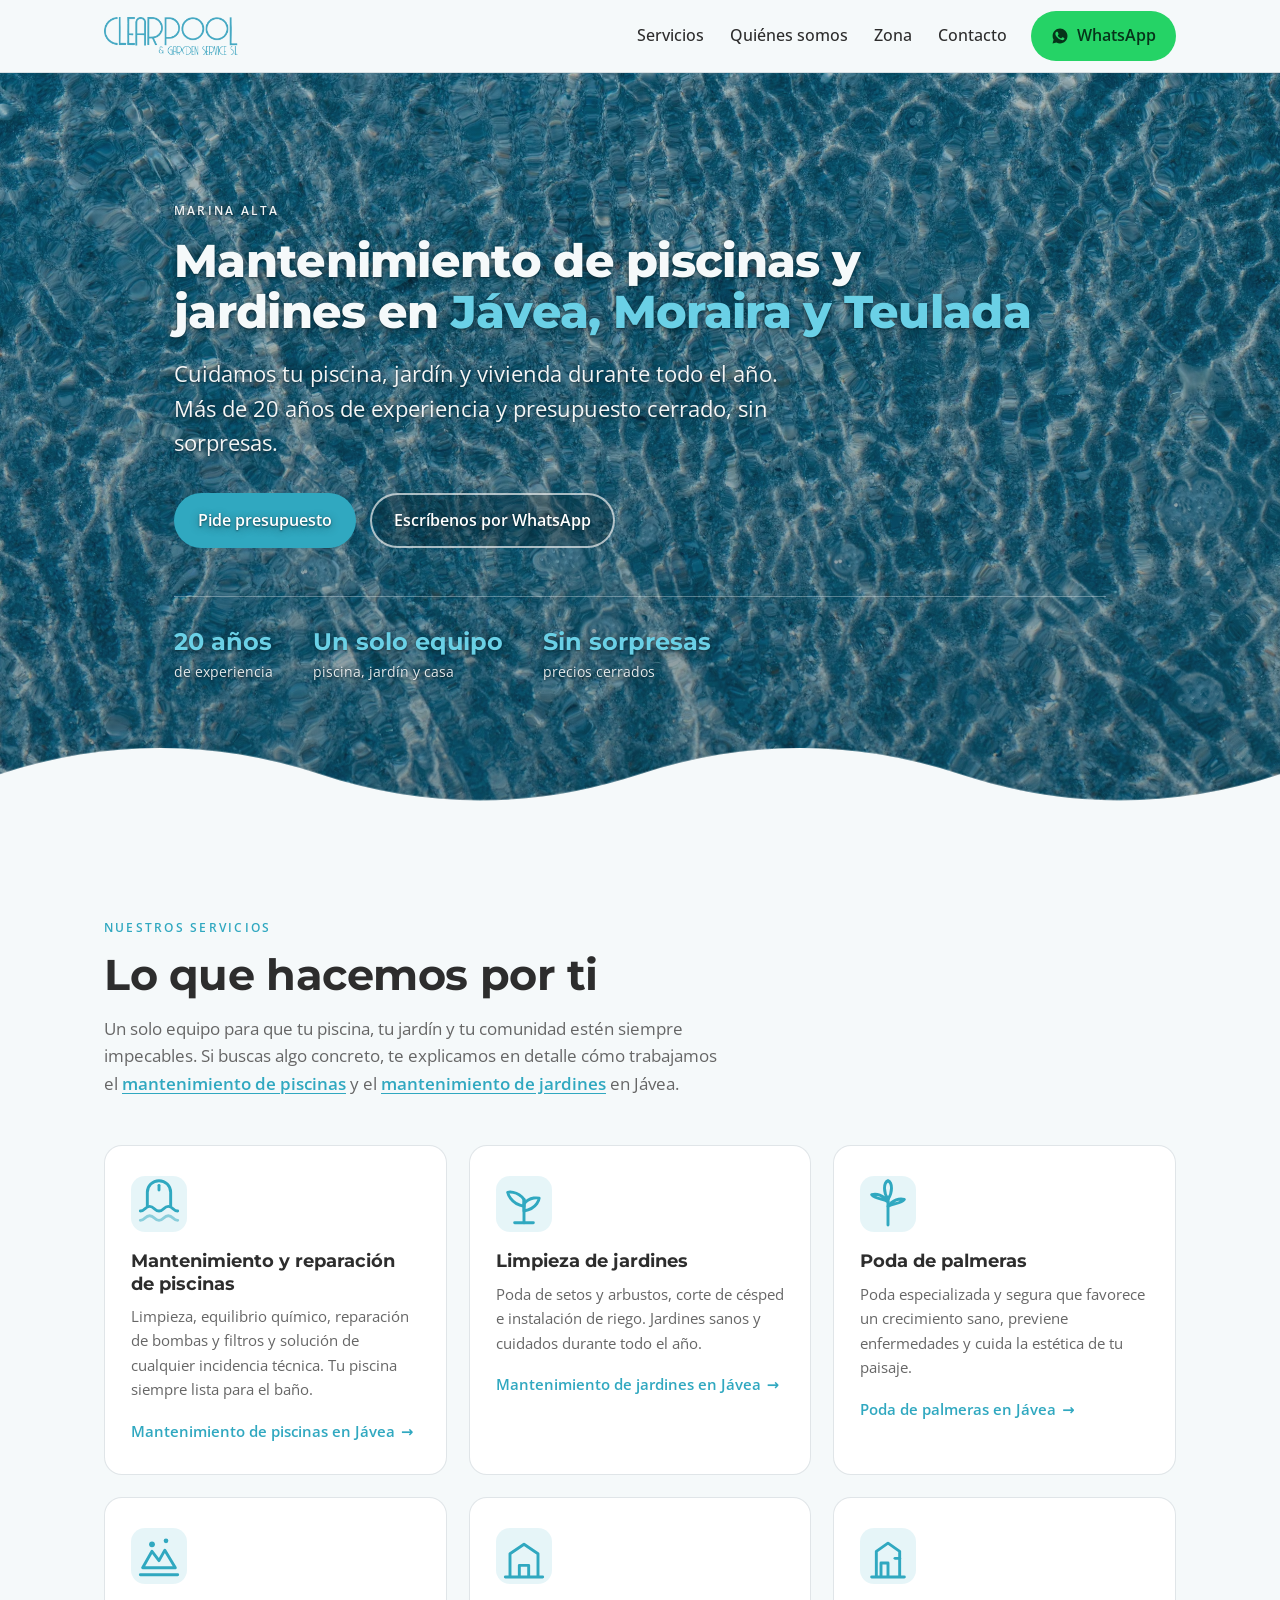
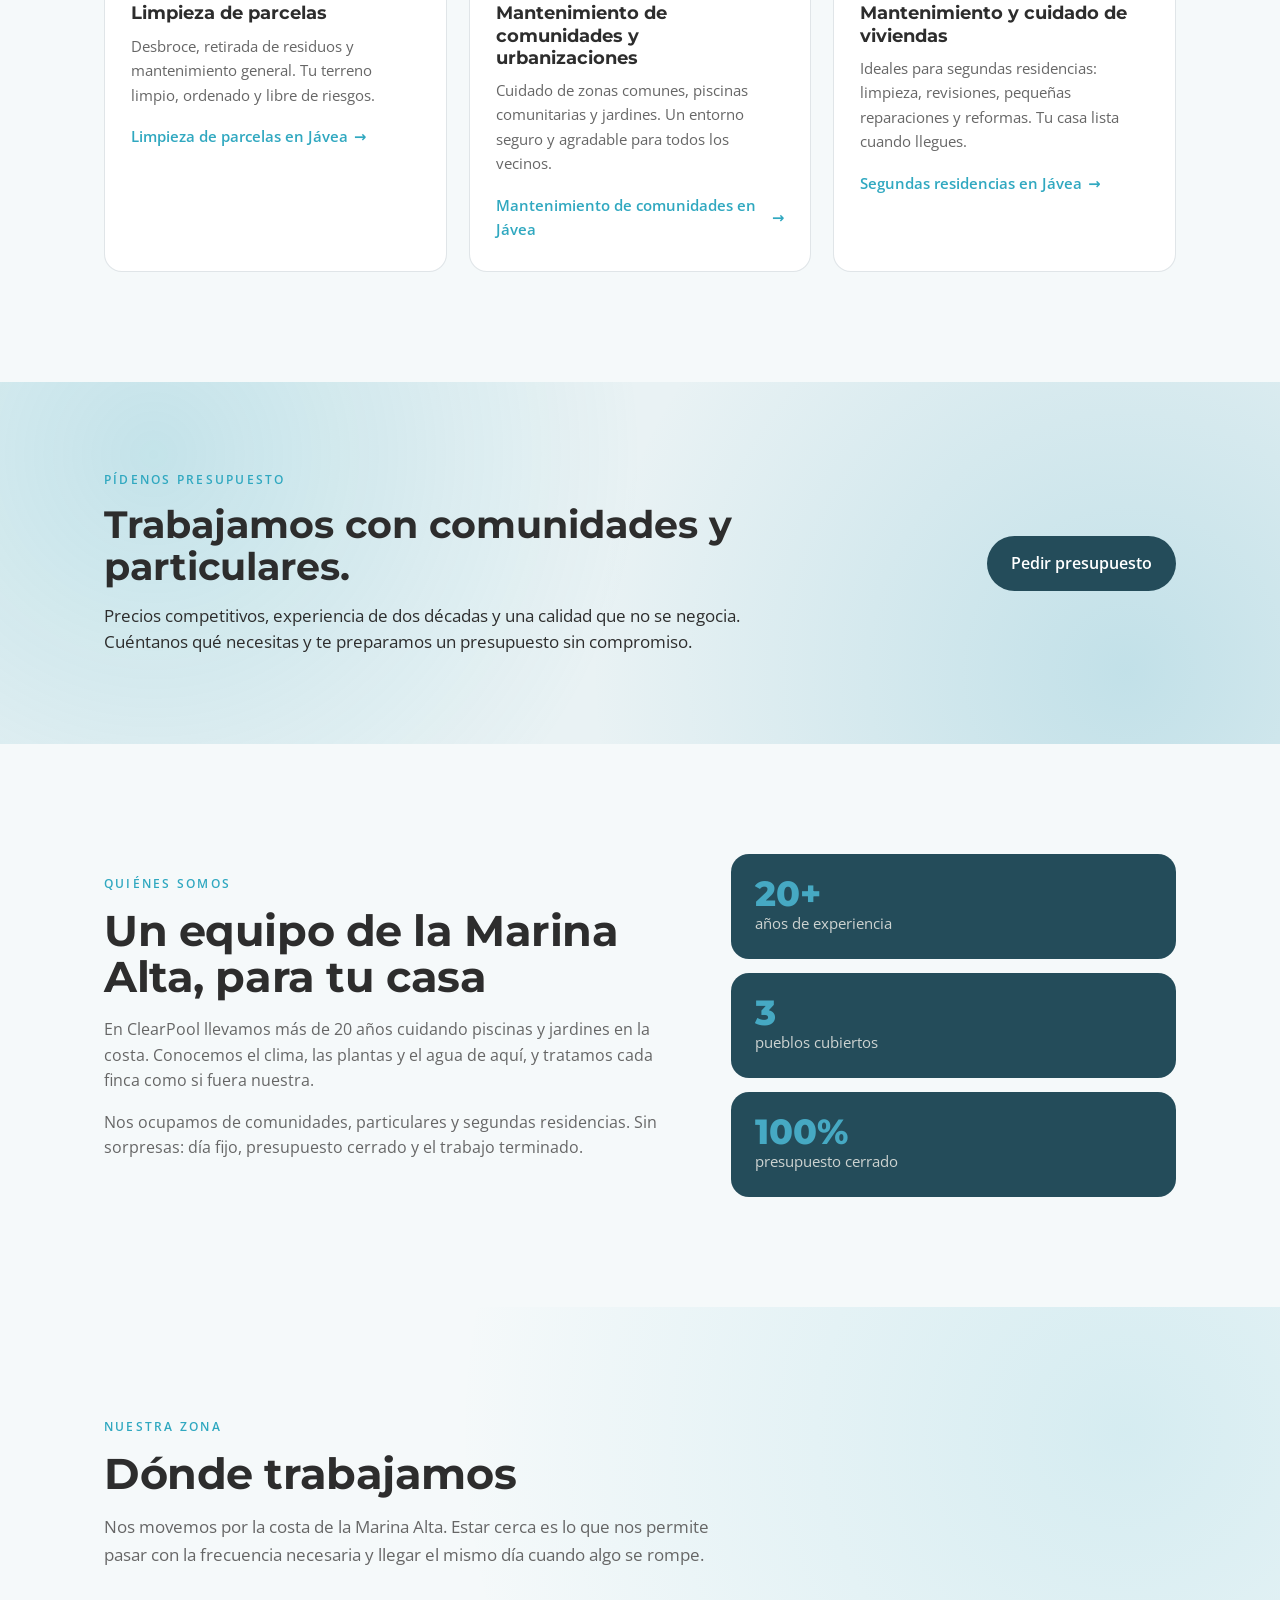
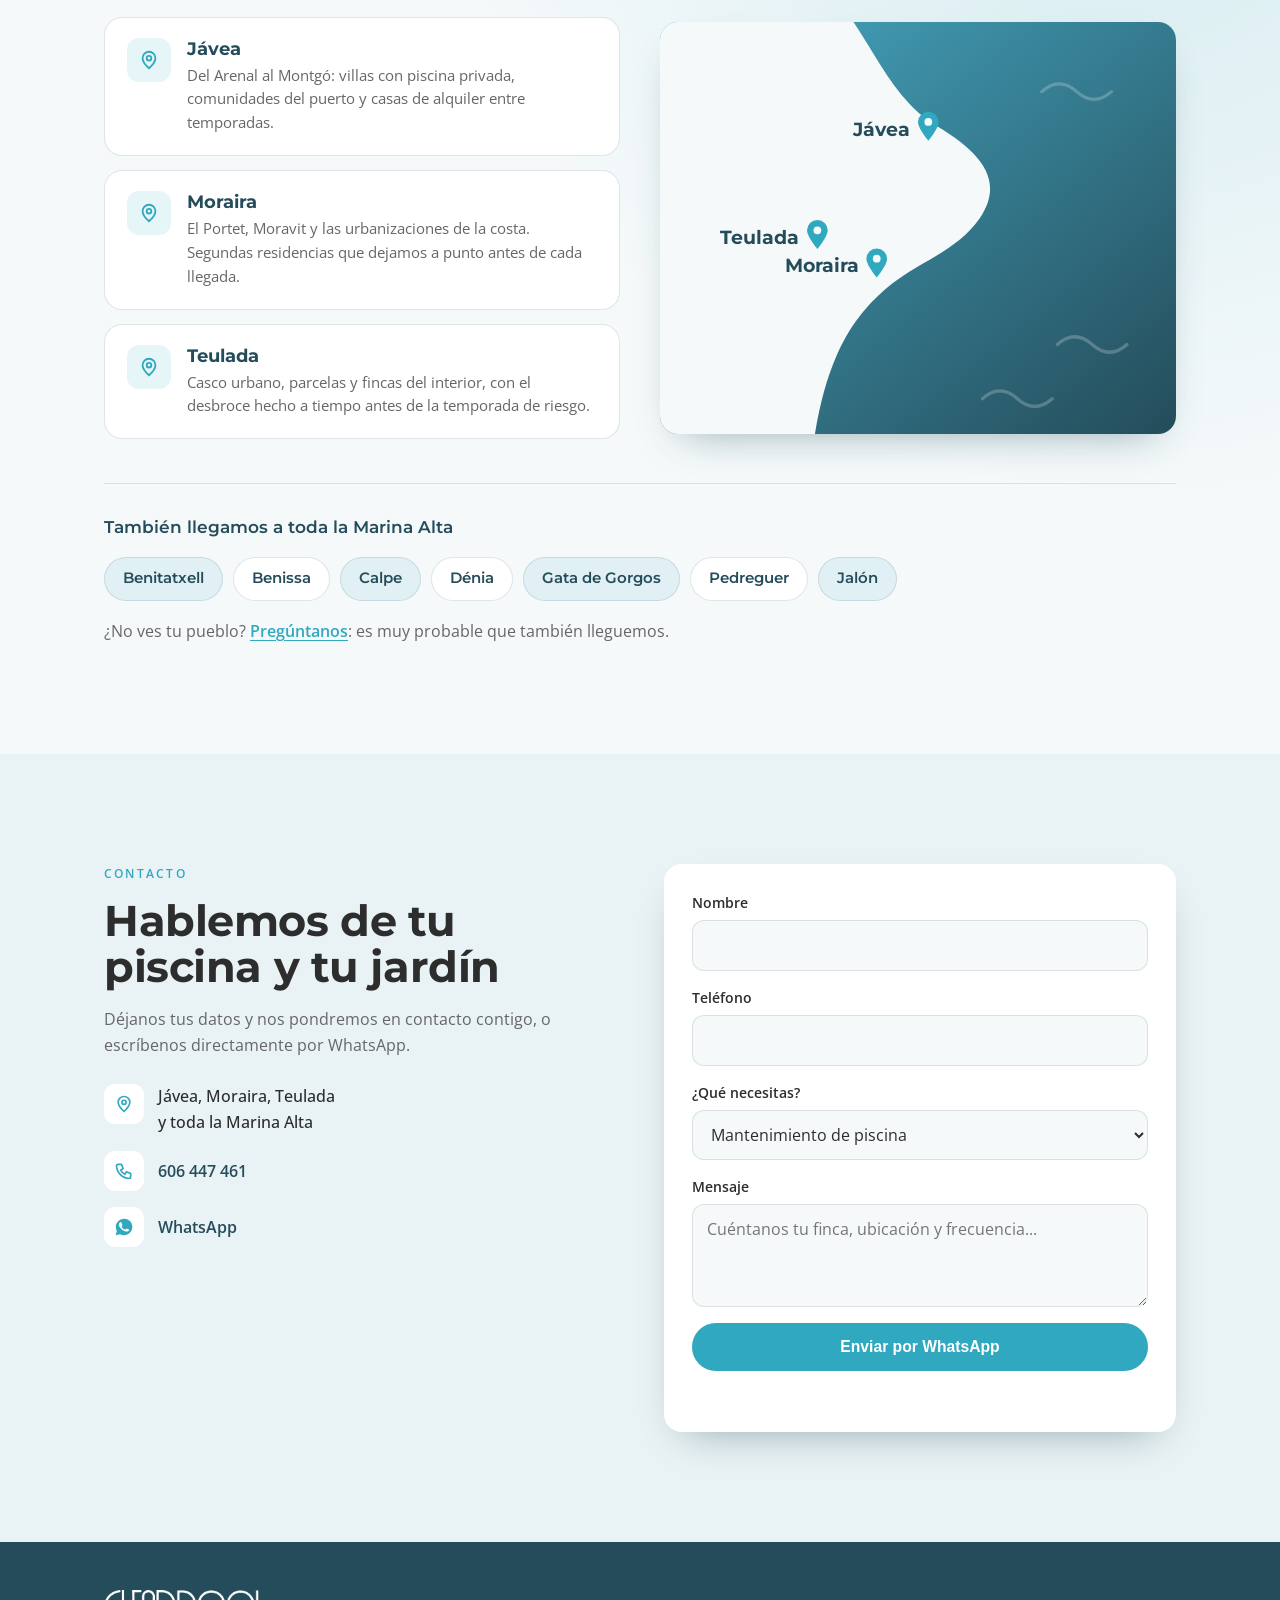
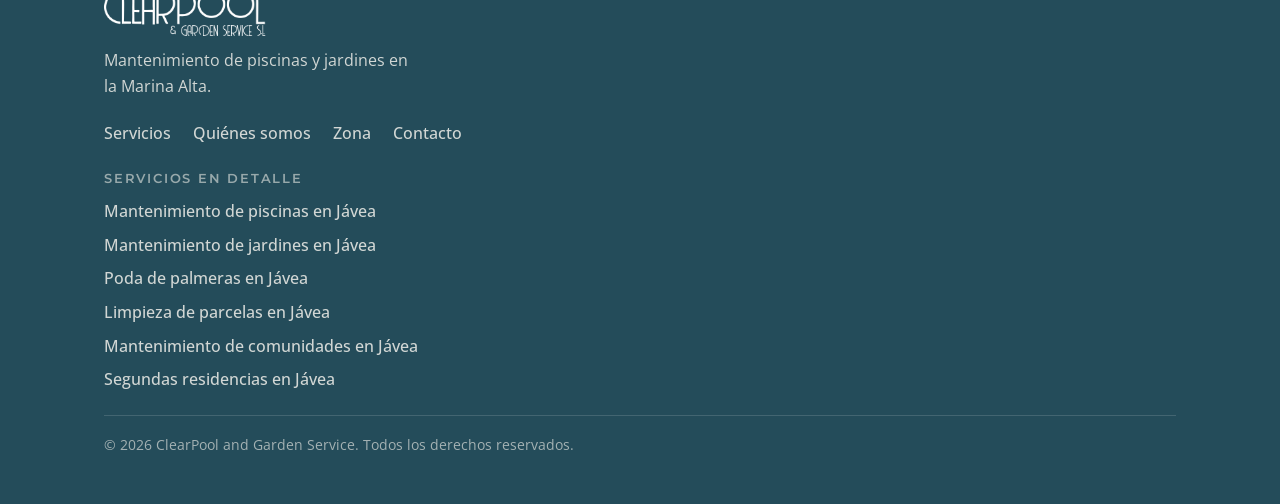
<file: index.html>
<!DOCTYPE html>
<html lang="es-ES">
<head>
  <meta charset="UTF-8" />
  <meta name="viewport" content="width=device-width, initial-scale=1.0" />
  <title>Mantenimiento de piscinas y jardines en Jávea | ClearPool and Garden Service</title>
  <meta name="description" content="Mantenimiento de piscinas y jardines en Jávea, Moraira y Teulada. Poda de palmeras, limpieza de parcelas y comunidades. 20 años de experiencia. Pide presupuesto." />
  <meta name="author" content="ClearPool and Garden Service" />
  <meta name="theme-color" content="#244c5a" />
  <link rel="canonical" href="https://clearpool.es/" />

  <!-- Open Graph / redes sociales -->
  <meta property="og:type" content="website" />
  <meta property="og:site_name" content="ClearPool and Garden Service" />
  <meta property="og:locale" content="es_ES" />
  <meta property="og:title" content="Mantenimiento de piscinas y jardines en Jávea | ClearPool and Garden Service" />
  <meta property="og:description" content="Mantenimiento de piscinas y jardines en Jávea, Moraira y Teulada. 20 años de experiencia. Pide presupuesto sin compromiso." />
  <meta property="og:url" content="https://clearpool.es/" />
  <meta property="og:image" content="https://clearpool.es/CLEARPOOL-LOGO-WEB.png" />
  <meta property="og:image:alt" content="Logotipo de ClearPool and Garden Service" />
  <meta name="twitter:card" content="summary_large_image" />
  <meta name="twitter:title" content="Mantenimiento de piscinas y jardines en Jávea | ClearPool and Garden Service" />
  <meta name="twitter:description" content="Mantenimiento de piscinas y jardines en Jávea, Moraira y Teulada. 20 años de experiencia." />
  <meta name="twitter:image" content="https://clearpool.es/CLEARPOOL-LOGO-WEB.png" />

  <link rel="icon" href="CLEARPOOL-LOGO-WEB.png" type="image/png" />
  <link rel="apple-touch-icon" href="CLEARPOOL-LOGO-WEB.png" />

  <link rel="preconnect" href="https://fonts.googleapis.com" />
  <link rel="preconnect" href="https://fonts.gstatic.com" crossorigin />
  <link rel="preload" as="image" href="fondo2-web.avif?v=2" type="image/avif" fetchpriority="high" />
  <link href="https://fonts.googleapis.com/css2?family=Montserrat:wght@500;600;700;800&family=Open+Sans:wght@400;500;600;700&display=swap" rel="stylesheet" />
  <!-- ?v= fuerza al navegador a recargar el CSS tras cada despliegue.
       Súbelo cuando cambies styles.css (GitHub Pages cachea 10 min). -->
  <link rel="stylesheet" href="styles.css?v=19" />
</head>
<body>
  <a class="skip-link" href="#main">Saltar al contenido</a>

  <header class="site-header" id="top">
    <div class="container header-inner">
      <a class="brand" href="#top" aria-label="ClearPool and Garden Service, inicio">
        <img class="brand-logo" src="CLEARPOOL-LOGO-WEB.png" alt="ClearPool and Garden Service" width="150" height="43" decoding="async" />
      </a>

      <nav class="nav" aria-label="Principal">
        <a href="#servicios">Servicios</a>
        <a href="#nosotros">Quiénes somos</a>
        <a href="#zona">Zona</a>
        <a href="#contacto">Contacto</a>
      </nav>

      <a class="btn btn-whatsapp header-cta" href="https://wa.me/34606447461?text=Hola%2C%20quiero%20m%C3%A1s%20informaci%C3%B3n" target="_blank" rel="noopener">
        <svg viewBox="0 0 24 24" width="18" height="18" aria-hidden="true" focusable="false"><path fill="currentColor" d="M12.04 2C6.58 2 2.13 6.45 2.13 11.91c0 1.75.46 3.45 1.32 4.95L2 22l5.25-1.38a9.9 9.9 0 0 0 4.79 1.22h.01c5.46 0 9.91-4.45 9.91-9.91 0-2.65-1.03-5.14-2.9-7.01A9.82 9.82 0 0 0 12.04 2Zm5.8 14.14c-.24.68-1.42 1.31-1.96 1.36-.5.05-1.14.22-3.66-.76-3.05-1.18-4.99-4.2-5.14-4.4-.15-.2-1.24-1.65-1.24-3.15 0-1.5.79-2.24 1.07-2.55.28-.3.62-.38.83-.38.21 0 .41 0 .6.01.19.01.45-.07.7.54.26.63.88 2.27.96 2.44.08.17.13.36.03.58-.1.22-.15.36-.3.55-.15.2-.31.44-.45.59-.15.17-.3.36-.13.7.17.34.76 1.25 1.63 2.03 1.12 1 2.06 1.31 2.36 1.46.3.15.47.12.64-.07.17-.2.72-.84.91-1.13.19-.29.39-.24.66-.14.27.1 1.7.8 1.99.95.29.15.49.22.56.34.07.13.07.73-.17 1.41Z"/></svg>
        WhatsApp
      </a>

    </div>
  </header>

  <main id="main">
    <!-- HERO -->
    <section class="hero" aria-labelledby="hero-title">
      <div class="hero-bg" aria-hidden="true"></div>
      <div class="container hero-inner">
        <p class="eyebrow eyebrow-light">Marina Alta</p>
        <h1 id="hero-title" class="hero-title">Mantenimiento de piscinas y jardines en <span class="hl">Jávea, Moraira y&nbsp;Teulada</span></h1>
        <p class="hero-sub">Cuidamos tu piscina, jardín y vivienda durante todo el año. Más de 20 años de experiencia y presupuesto cerrado, sin sorpresas.</p>
        <div class="hero-actions">
          <a class="btn btn-sol" href="#contacto">Pide presupuesto</a>
          <a class="btn btn-ghost" href="https://wa.me/34606447461?text=Hola%2C%20quiero%20m%C3%A1s%20informaci%C3%B3n" target="_blank" rel="noopener">Escríbenos por WhatsApp</a>
        </div>
        <ul class="hero-facts">
          <li><strong>20 años</strong><span>de experiencia</span></li>
          <li><strong>Un solo equipo</strong><span>piscina, jardín y casa</span></li>
          <li><strong>Sin sorpresas</strong><span>precios cerrados</span></li>
        </ul>
      </div>
      <div class="waterline" aria-hidden="true">
        <svg viewBox="0 0 1440 80" preserveAspectRatio="none" focusable="false"><path d="M0 40c120-40 240-40 360 0s240 40 360 0 240-40 360 0 240 40 360 0v60H0z"/></svg>
      </div>
    </section>

    <!-- SERVICIOS -->
    <section class="section services" id="servicios" aria-labelledby="servicios-title">
      <div class="container">
        <header class="section-head">
          <p class="eyebrow">Nuestros servicios</p>
          <h2 id="servicios-title" class="section-title">Lo que hacemos por ti</h2>
          <p class="section-lead">Un solo equipo para que tu piscina, tu jardín y tu comunidad estén siempre impecables. Si buscas algo concreto, te explicamos en detalle cómo trabajamos el <a href="/mantenimiento-piscinas-javea/">mantenimiento de piscinas</a> y el <a href="/mantenimiento-jardines-javea/">mantenimiento de jardines</a> en Jávea.</p>
        </header>

        <ul class="service-grid">
          <li class="service-card reveal">
            <span class="service-icon" aria-hidden="true">
              <svg viewBox="0 0 48 48" fill="none" focusable="false"><path d="M8 30c4 0 4-4 8-4s4 4 8 4 4-4 8-4 4 4 8 4" stroke="currentColor" stroke-width="2.5" stroke-linecap="round"/><path d="M8 38c4 0 4-4 8-4s4 4 8 4 4-4 8-4 4 4 8 4" stroke="currentColor" stroke-width="2.5" stroke-linecap="round" opacity=".5"/><path d="M14 26V14a10 10 0 0 1 20 0v12" stroke="currentColor" stroke-width="2.5" stroke-linecap="round"/><path d="M24 8v4" stroke="currentColor" stroke-width="2.5" stroke-linecap="round"/></svg>
            </span>
            <h3>Mantenimiento y reparación de piscinas</h3>
            <p>Limpieza, equilibrio químico, reparación de bombas y filtros y solución de cualquier incidencia técnica. Tu piscina siempre lista para el baño.</p>
            <a class="service-link service-link-page" href="/mantenimiento-piscinas-javea/">Mantenimiento de piscinas en Jávea <span aria-hidden="true">→</span></a>
          </li>

          <li class="service-card reveal">
            <span class="service-icon" aria-hidden="true">
              <svg viewBox="0 0 48 48" fill="none" focusable="false"><path d="M24 40V20" stroke="currentColor" stroke-width="2.5" stroke-linecap="round"/><path d="M24 20c-6-8-14-6-14-6 0 0 2 10 14 12Z" stroke="currentColor" stroke-width="2.5" stroke-linejoin="round"/><path d="M24 24c5-7 13-5 13-5 0 0-1 9-13 11Z" stroke="currentColor" stroke-width="2.5" stroke-linejoin="round"/><path d="M16 40h16" stroke="currentColor" stroke-width="2.5" stroke-linecap="round"/></svg>
            </span>
            <h3>Limpieza de jardines</h3>
            <p>Poda de setos y arbustos, corte de césped e instalación de riego. Jardines sanos y cuidados durante todo el año.</p>
            <a class="service-link service-link-page" href="/mantenimiento-jardines-javea/">Mantenimiento de jardines en Jávea <span aria-hidden="true">→</span></a>
          </li>

          <li class="service-card reveal">
            <span class="service-icon" aria-hidden="true">
              <svg viewBox="0 0 48 48" fill="none" focusable="false"><path d="M24 42V20" stroke="currentColor" stroke-width="2.5" stroke-linecap="round"/><path d="M24 20c-4-6-4-14 0-16 4 2 4 10 0 16Z" stroke="currentColor" stroke-width="2.5" stroke-linejoin="round"/><path d="M24 26c5-3 11-2 14-6-4-1-10 0-14 6Z" stroke="currentColor" stroke-width="2.5" stroke-linejoin="round"/><path d="M24 22c-5-3-11-2-14-6 4-1 10 0 14 6Z" stroke="currentColor" stroke-width="2.5" stroke-linejoin="round"/></svg>
            </span>
            <h3>Poda de palmeras</h3>
            <p>Poda especializada y segura que favorece un crecimiento sano, previene enfermedades y cuida la estética de tu paisaje.</p>
            <a class="service-link service-link-page" href="/poda-palmeras-javea/">Poda de palmeras en Jávea <span aria-hidden="true">→</span></a>
          </li>

          <li class="service-card reveal">
            <span class="service-icon" aria-hidden="true">
              <svg viewBox="0 0 48 48" fill="none" focusable="false"><path d="M10 34l8-14 6 8 5-9 9 15Z" stroke="currentColor" stroke-width="2.5" stroke-linejoin="round"/><path d="M8 40h32" stroke="currentColor" stroke-width="2.5" stroke-linecap="round"/><circle cx="18" cy="14" r="2.5" fill="currentColor"/><circle cx="30" cy="11" r="2" fill="currentColor"/></svg>
            </span>
            <h3>Limpieza de parcelas</h3>
            <p>Desbroce, retirada de residuos y mantenimiento general. Tu terreno limpio, ordenado y libre de riesgos.</p>
            <a class="service-link service-link-page" href="/limpieza-parcelas-javea/">Limpieza de parcelas en Jávea <span aria-hidden="true">→</span></a>
          </li>

          <li class="service-card reveal">
            <span class="service-icon" aria-hidden="true">
              <svg viewBox="0 0 48 48" fill="none" focusable="false"><path d="M12 42V22l12-8 12 8v20" stroke="currentColor" stroke-width="2.5" stroke-linejoin="round"/><path d="M8 42h32" stroke="currentColor" stroke-width="2.5" stroke-linecap="round"/><path d="M20 42V32h8v10" stroke="currentColor" stroke-width="2.5" stroke-linejoin="round"/></svg>
            </span>
            <h3>Mantenimiento de comunidades y urbanizaciones</h3>
            <p>Cuidado de zonas comunes, piscinas comunitarias y jardines. Un entorno seguro y agradable para todos los vecinos.</p>
            <a class="service-link service-link-page" href="/mantenimiento-comunidades-javea/">Mantenimiento de comunidades en Jávea <span aria-hidden="true">→</span></a>
          </li>

          <li class="service-card reveal">
            <span class="service-icon" aria-hidden="true">
              <svg viewBox="0 0 48 48" fill="none" focusable="false"><path d="M14 42V20l10-7 10 7v22" stroke="currentColor" stroke-width="2.5" stroke-linejoin="round"/><path d="M10 42h28" stroke="currentColor" stroke-width="2.5" stroke-linecap="round"/><path d="M24 42V30h-6v12" stroke="currentColor" stroke-width="2.5" stroke-linejoin="round"/><path d="M30 26h4" stroke="currentColor" stroke-width="2.5" stroke-linecap="round"/></svg>
            </span>
            <h3>Mantenimiento y cuidado de viviendas</h3>
            <p>Ideales para segundas residencias: limpieza, revisiones, pequeñas reparaciones y reformas. Tu casa lista cuando llegues.</p>
            <a class="service-link service-link-page" href="/mantenimiento-segundas-residencias-javea/">Segundas residencias en Jávea <span aria-hidden="true">→</span></a>
          </li>
        </ul>
      </div>
    </section>

    <!-- CITA / PRESUPUESTO -->
    <section class="quote-band" aria-labelledby="quote-title">
      <div class="container quote-inner">
        <div class="quote-copy">
          <p class="eyebrow">Pídenos presupuesto</p>
          <h2 id="quote-title" class="quote-title">Trabajamos con comunidades y particulares.</h2>
          <p class="quote-text">Precios competitivos, experiencia de dos décadas y una calidad que no se negocia. Cuéntanos qué necesitas y te preparamos un presupuesto sin compromiso.</p>
        </div>
        <a class="btn btn-dark" href="#contacto">Pedir presupuesto</a>
      </div>
    </section>

    <!-- QUIÉNES SOMOS -->
    <section class="section about" id="nosotros" aria-labelledby="nosotros-title">
      <div class="container about-inner">
        <div class="about-copy">
          <p class="eyebrow">Quiénes somos</p>
          <h2 id="nosotros-title" class="section-title">Un equipo de la Marina Alta, para tu casa</h2>
          <p>En ClearPool llevamos más de 20 años cuidando piscinas y jardines en la costa. Conocemos el clima, las plantas y el agua de aquí, y tratamos cada finca como si fuera nuestra.</p>
          <p>Nos ocupamos de comunidades, particulares y segundas residencias. Sin sorpresas: día fijo, presupuesto cerrado y el trabajo terminado.</p>
        </div>
        <ul class="stats">
          <li class="stat reveal"><span class="stat-num">20+</span><span class="stat-label">años de experiencia</span></li>
          <li class="stat reveal"><span class="stat-num">3</span><span class="stat-label">pueblos cubiertos</span></li>
          <li class="stat reveal"><span class="stat-num">100%</span><span class="stat-label">presupuesto cerrado</span></li>
        </ul>
      </div>
    </section>

    <!-- ZONA -->
    <section class="section zone" id="zona" aria-labelledby="zona-title">
      <div class="container">
        <header class="section-head">
          <p class="eyebrow">Nuestra zona</p>
          <h2 id="zona-title" class="section-title">Dónde trabajamos</h2>
          <p class="section-lead">Nos movemos por la costa de la Marina Alta. Estar cerca es lo que nos permite pasar con la frecuencia necesaria y llegar el mismo día cuando algo se rompe.</p>
        </header>

        <div class="zone-layout">
          <ul class="zone-places">
            <li class="zone-place reveal">
              <span class="zone-pin" aria-hidden="true">
                <svg viewBox="0 0 24 24" width="22" height="22" fill="none" focusable="false"><path d="M12 21s7-6.3 7-11a7 7 0 1 0-14 0c0 4.7 7 11 7 11Z" stroke="currentColor" stroke-width="2"/><circle cx="12" cy="10" r="2.5" stroke="currentColor" stroke-width="2"/></svg>
              </span>
              <div class="zone-place-body">
                <h3>Jávea</h3>
                <p>Del Arenal al Montgó: villas con piscina privada, comunidades del puerto y casas de alquiler entre temporadas.</p>
              </div>
            </li>

            <li class="zone-place reveal">
              <span class="zone-pin" aria-hidden="true">
                <svg viewBox="0 0 24 24" width="22" height="22" fill="none" focusable="false"><path d="M12 21s7-6.3 7-11a7 7 0 1 0-14 0c0 4.7 7 11 7 11Z" stroke="currentColor" stroke-width="2"/><circle cx="12" cy="10" r="2.5" stroke="currentColor" stroke-width="2"/></svg>
              </span>
              <div class="zone-place-body">
                <h3>Moraira</h3>
                <p>El Portet, Moravit y las urbanizaciones de la costa. Segundas residencias que dejamos a punto antes de cada llegada.</p>
              </div>
            </li>

            <li class="zone-place reveal">
              <span class="zone-pin" aria-hidden="true">
                <svg viewBox="0 0 24 24" width="22" height="22" fill="none" focusable="false"><path d="M12 21s7-6.3 7-11a7 7 0 1 0-14 0c0 4.7 7 11 7 11Z" stroke="currentColor" stroke-width="2"/><circle cx="12" cy="10" r="2.5" stroke="currentColor" stroke-width="2"/></svg>
              </span>
              <div class="zone-place-body">
                <h3>Teulada</h3>
                <p>Casco urbano, parcelas y fincas del interior, con el desbroce hecho a tiempo antes de la temporada de riesgo.</p>
              </div>
            </li>
          </ul>

          <div class="zone-map reveal">
            <svg viewBox="0 0 400 320" role="img" aria-label="Mapa ilustrado de la costa de la Marina Alta con Jávea, Moraira y Teulada señalados">
              <defs>
                <linearGradient id="zone-sea" x1="0" y1="0" x2="1" y2="1">
                  <stop offset="0" stop-color="#46a9c3" />
                  <stop offset="1" stop-color="#244c5a" />
                </linearGradient>
              </defs>
              <rect width="400" height="320" fill="url(#zone-sea)" />
              <g stroke="#ffffff" stroke-opacity=".22" stroke-width="2.5" fill="none" stroke-linecap="round">
                <path d="M296 54c9-8 18-8 27 0s18 8 27 0" />
                <path d="M308 250c9-8 18-8 27 0s18 8 27 0" />
                <path d="M250 292c9-8 18-8 27 0s18 8 27 0" />
              </g>
              <path d="M0 0 H150 C170 30 182 58 210 78 C248 100 268 122 248 152 C230 178 200 186 176 206 C150 228 130 258 120 320 H0 Z" fill="#f5f9fa" />
              <g class="zone-map-pins" fill="#30A8C0">
                <g transform="translate(208 92)">
                  <path d="M0 0c0 0 8-9.5 8-14.5A8 8 0 1 0-8-14.5C-8-9.5 0 0 0 0Z" />
                  <circle cx="0" cy="-14.5" r="3" fill="#f5f9fa" />
                </g>
                <g transform="translate(168 198)">
                  <path d="M0 0c0 0 8-9.5 8-14.5A8 8 0 1 0-8-14.5C-8-9.5 0 0 0 0Z" />
                  <circle cx="0" cy="-14.5" r="3" fill="#f5f9fa" />
                </g>
                <g transform="translate(122 176)">
                  <path d="M0 0c0 0 8-9.5 8-14.5A8 8 0 1 0-8-14.5C-8-9.5 0 0 0 0Z" />
                  <circle cx="0" cy="-14.5" r="3" fill="#f5f9fa" />
                </g>
              </g>
              <g class="zone-map-label" text-anchor="end">
                <text x="194" y="88">Jávea</text>
                <text x="154" y="194">Moraira</text>
                <text x="108" y="172">Teulada</text>
              </g>
            </svg>
          </div>
        </div>

        <div class="zone-more">
          <p class="zone-more-title">También llegamos a toda la Marina Alta</p>
          <ul class="zone-chips">
            <li>Benitatxell</li>
            <li>Benissa</li>
            <li>Calpe</li>
            <li>Dénia</li>
            <li>Gata de Gorgos</li>
            <li>Pedreguer</li>
            <li>Jalón</li>
          </ul>
          <p class="zone-note">¿No ves tu pueblo? <a href="#contacto">Pregúntanos</a>: es muy probable que también lleguemos.</p>
        </div>
      </div>
    </section>

    <!-- CONTACTO -->
    <section class="section contact" id="contacto" aria-labelledby="contacto-title">
      <div class="container contact-inner">
        <div class="contact-info">
          <p class="eyebrow">Contacto</p>
          <h2 id="contacto-title" class="section-title">Hablemos de tu piscina y tu jardín</h2>
          <p class="contact-lead">Déjanos tus datos y nos pondremos en contacto contigo, o escríbenos directamente por WhatsApp.</p>
          <address class="contact-list-wrap">
            <ul class="contact-list">
              <li>
                <span class="contact-ico" aria-hidden="true"><svg viewBox="0 0 24 24" width="20" height="20" fill="none" focusable="false"><path d="M12 21s7-6.3 7-11a7 7 0 1 0-14 0c0 4.7 7 11 7 11Z" stroke="currentColor" stroke-width="2"/><circle cx="12" cy="10" r="2.5" stroke="currentColor" stroke-width="2"/></svg></span>
                <span>Jávea, Moraira, Teulada<br />y toda la Marina Alta</span>
              </li>
              <li>
                <span class="contact-ico" aria-hidden="true"><svg viewBox="0 0 24 24" width="20" height="20" fill="none" focusable="false"><path d="M5 4h4l2 5-3 2a12 12 0 0 0 5 5l2-3 5 2v4a2 2 0 0 1-2 2A16 16 0 0 1 3 6a2 2 0 0 1 2-2Z" stroke="currentColor" stroke-width="2" stroke-linejoin="round"/></svg></span>
                <a href="tel:+34606447461">606 447 461</a>
              </li>
              <li>
                <span class="contact-ico" aria-hidden="true"><svg viewBox="0 0 24 24" width="20" height="20" fill="currentColor" focusable="false"><path d="M12.04 2C6.58 2 2.13 6.45 2.13 11.91c0 1.75.46 3.45 1.32 4.95L2 22l5.25-1.38a9.9 9.9 0 0 0 4.79 1.22h.01c5.46 0 9.91-4.45 9.91-9.91 0-2.65-1.03-5.14-2.9-7.01A9.82 9.82 0 0 0 12.04 2Zm5.8 14.14c-.24.68-1.42 1.31-1.96 1.36-.5.05-1.14.22-3.66-.76-3.05-1.18-4.99-4.2-5.14-4.4-.15-.2-1.24-1.65-1.24-3.15 0-1.5.79-2.24 1.07-2.55.28-.3.62-.38.83-.38.21 0 .41 0 .6.01.19.01.45-.07.7.54.26.63.88 2.27.96 2.44.08.17.13.36.03.58-.1.22-.15.36-.3.55-.15.2-.31.44-.45.59-.15.17-.3.36-.13.7.17.34.76 1.25 1.63 2.03 1.12 1 2.06 1.31 2.36 1.46.3.15.47.12.64-.07.17-.2.72-.84.91-1.13.19-.29.39-.24.66-.14.27.1 1.7.8 1.99.95.29.15.49.22.56.34.07.13.07.73-.17 1.41Z"/></svg></span>
                <a href="https://wa.me/34606447461?text=Hola%2C%20quiero%20m%C3%A1s%20informaci%C3%B3n" target="_blank" rel="noopener">WhatsApp</a>
              </li>
            </ul>
          </address>
        </div>

        <form class="contact-form" id="lead-form" novalidate>
          <div class="field">
            <label for="name">Nombre</label>
            <input id="name" name="name" type="text" autocomplete="name" maxlength="80" required aria-required="true" />
          </div>
          <div class="field">
            <label for="phone">Teléfono</label>
            <input id="phone" name="phone" type="tel" inputmode="tel" autocomplete="tel" maxlength="20" required aria-required="true" />
          </div>
          <div class="field">
            <label for="service">¿Qué necesitas?</label>
            <select id="service" name="service">
              <option value="Mantenimiento de piscina">Mantenimiento de piscina</option>
              <option value="Limpieza de jardín">Limpieza de jardín</option>
              <option value="Poda de palmeras">Poda de palmeras</option>
              <option value="Limpieza de parcela">Limpieza de parcela</option>
              <option value="Comunidad / urbanización">Comunidad / urbanización</option>
              <option value="Cuidado de vivienda">Cuidado de vivienda</option>
              <option value="Otro">Otro</option>
            </select>
          </div>
          <div class="field">
            <label for="message">Mensaje</label>
            <textarea id="message" name="message" rows="3" maxlength="600" placeholder="Cuéntanos tu finca, ubicación y frecuencia..."></textarea>
          </div>
          <button class="btn btn-sol btn-block" type="submit" aria-describedby="form-note">Enviar por WhatsApp</button>
          <p class="form-note" id="form-note" role="status" aria-live="polite"></p>
          <noscript>
            <p class="form-note">El formulario necesita JavaScript. Escríbenos por <a href="https://wa.me/34606447461">WhatsApp</a> o llama al <a href="tel:+34606447461">606 447 461</a>.</p>
          </noscript>
        </form>
      </div>
    </section>
  </main>

  <footer class="site-footer">
    <div class="container footer-inner">
      <div class="footer-brand">
        <img class="brand-logo brand-logo-light" src="CLEARPOOL-LOGO-WEB.png" alt="ClearPool and Garden Service" width="170" height="48" loading="lazy" decoding="async" />
        <p>Mantenimiento de piscinas y jardines en la Marina Alta.</p>
      </div>
      <nav class="footer-nav" aria-label="Pie de página">
        <a href="#servicios">Servicios</a>
        <a href="#nosotros">Quiénes somos</a>
        <a href="#zona">Zona</a>
        <a href="#contacto">Contacto</a>
      </nav>
      <nav class="footer-services" aria-label="Páginas de servicio">
        <p class="footer-heading">Servicios en detalle</p>
        <ul>
          <li><a href="/mantenimiento-piscinas-javea/">Mantenimiento de piscinas en Jávea</a></li>
          <li><a href="/mantenimiento-jardines-javea/">Mantenimiento de jardines en Jávea</a></li>
          <li><a href="/poda-palmeras-javea/">Poda de palmeras en Jávea</a></li>
          <li><a href="/limpieza-parcelas-javea/">Limpieza de parcelas en Jávea</a></li>
          <li><a href="/mantenimiento-comunidades-javea/">Mantenimiento de comunidades en Jávea</a></li>
          <li><a href="/mantenimiento-segundas-residencias-javea/">Segundas residencias en Jávea</a></li>
        </ul>
      </nav>
      <p class="footer-legal">© <span id="year">2026</span> ClearPool and Garden Service. Todos los derechos reservados.</p>
    </div>
  </footer>

  <!-- CTA flotante de WhatsApp (visible en móvil, donde se oculta el botón de cabecera) -->
  <a class="whatsapp-fab" href="https://wa.me/34606447461?text=Hola%2C%20quiero%20m%C3%A1s%20informaci%C3%B3n" target="_blank" rel="noopener" aria-label="Escríbenos por WhatsApp">
    <svg viewBox="0 0 24 24" width="28" height="28" aria-hidden="true" focusable="false"><path fill="currentColor" d="M12.04 2C6.58 2 2.13 6.45 2.13 11.91c0 1.75.46 3.45 1.32 4.95L2 22l5.25-1.38a9.9 9.9 0 0 0 4.79 1.22h.01c5.46 0 9.91-4.45 9.91-9.91 0-2.65-1.03-5.14-2.9-7.01A9.82 9.82 0 0 0 12.04 2Zm5.8 14.14c-.24.68-1.42 1.31-1.96 1.36-.5.05-1.14.22-3.66-.76-3.05-1.18-4.99-4.2-5.14-4.4-.15-.2-1.24-1.65-1.24-3.15 0-1.5.79-2.24 1.07-2.55.28-.3.62-.38.83-.38.21 0 .41 0 .6.01.19.01.45-.07.7.54.26.63.88 2.27.96 2.44.08.17.13.36.03.58-.1.22-.15.36-.3.55-.15.2-.31.44-.45.59-.15.17-.3.36-.13.7.17.34.76 1.25 1.63 2.03 1.12 1 2.06 1.31 2.36 1.46.3.15.47.12.64-.07.17-.2.72-.84.91-1.13.19-.29.39-.24.66-.14.27.1 1.7.8 1.99.95.29.15.49.22.56.34.07.13.07.73-.17 1.41Z"/></svg>
  </a>

  <script type="application/ld+json">
  {
    "@context": "https://schema.org",
    "@type": "HomeAndConstructionBusiness",
    "@id": "https://clearpool.es/#business",
    "name": "ClearPool and Garden Service",
    "alternateName": "ClearPool",
    "description": "Mantenimiento de piscinas y jardines en Jávea, Moraira y Teulada (Marina Alta, Alicante).",
    "url": "https://clearpool.es/",
    "image": "https://clearpool.es/CLEARPOOL-LOGO-WEB.png",
    "logo": "https://clearpool.es/CLEARPOOL-LOGO-WEB.png",
    "telephone": "+34606447461",
    "address": {
      "@type": "PostalAddress",
      "addressLocality": "Jávea",
      "addressRegion": "Alicante",
      "addressCountry": "ES"
    },
    "areaServed": [
      { "@type": "City", "name": "Jávea" },
      { "@type": "City", "name": "Moraira" },
      { "@type": "City", "name": "Teulada" }
    ],
    "hasOfferCatalog": {
      "@type": "OfferCatalog",
      "name": "Servicios",
      "itemListElement": [
        { "@type": "Offer", "itemOffered": { "@type": "Service", "name": "Mantenimiento y reparación de piscinas" } },
        { "@type": "Offer", "itemOffered": { "@type": "Service", "name": "Limpieza de jardines" } },
        { "@type": "Offer", "itemOffered": { "@type": "Service", "name": "Poda de palmeras" } },
        { "@type": "Offer", "itemOffered": { "@type": "Service", "name": "Limpieza de parcelas" } },
        { "@type": "Offer", "itemOffered": { "@type": "Service", "name": "Mantenimiento de comunidades y urbanizaciones" } },
        { "@type": "Offer", "itemOffered": { "@type": "Service", "name": "Mantenimiento y cuidado de viviendas" } }
      ]
    }
  }
  </script>

  <script src="script.js?v=3" defer></script>
</body>
</html>
</file>
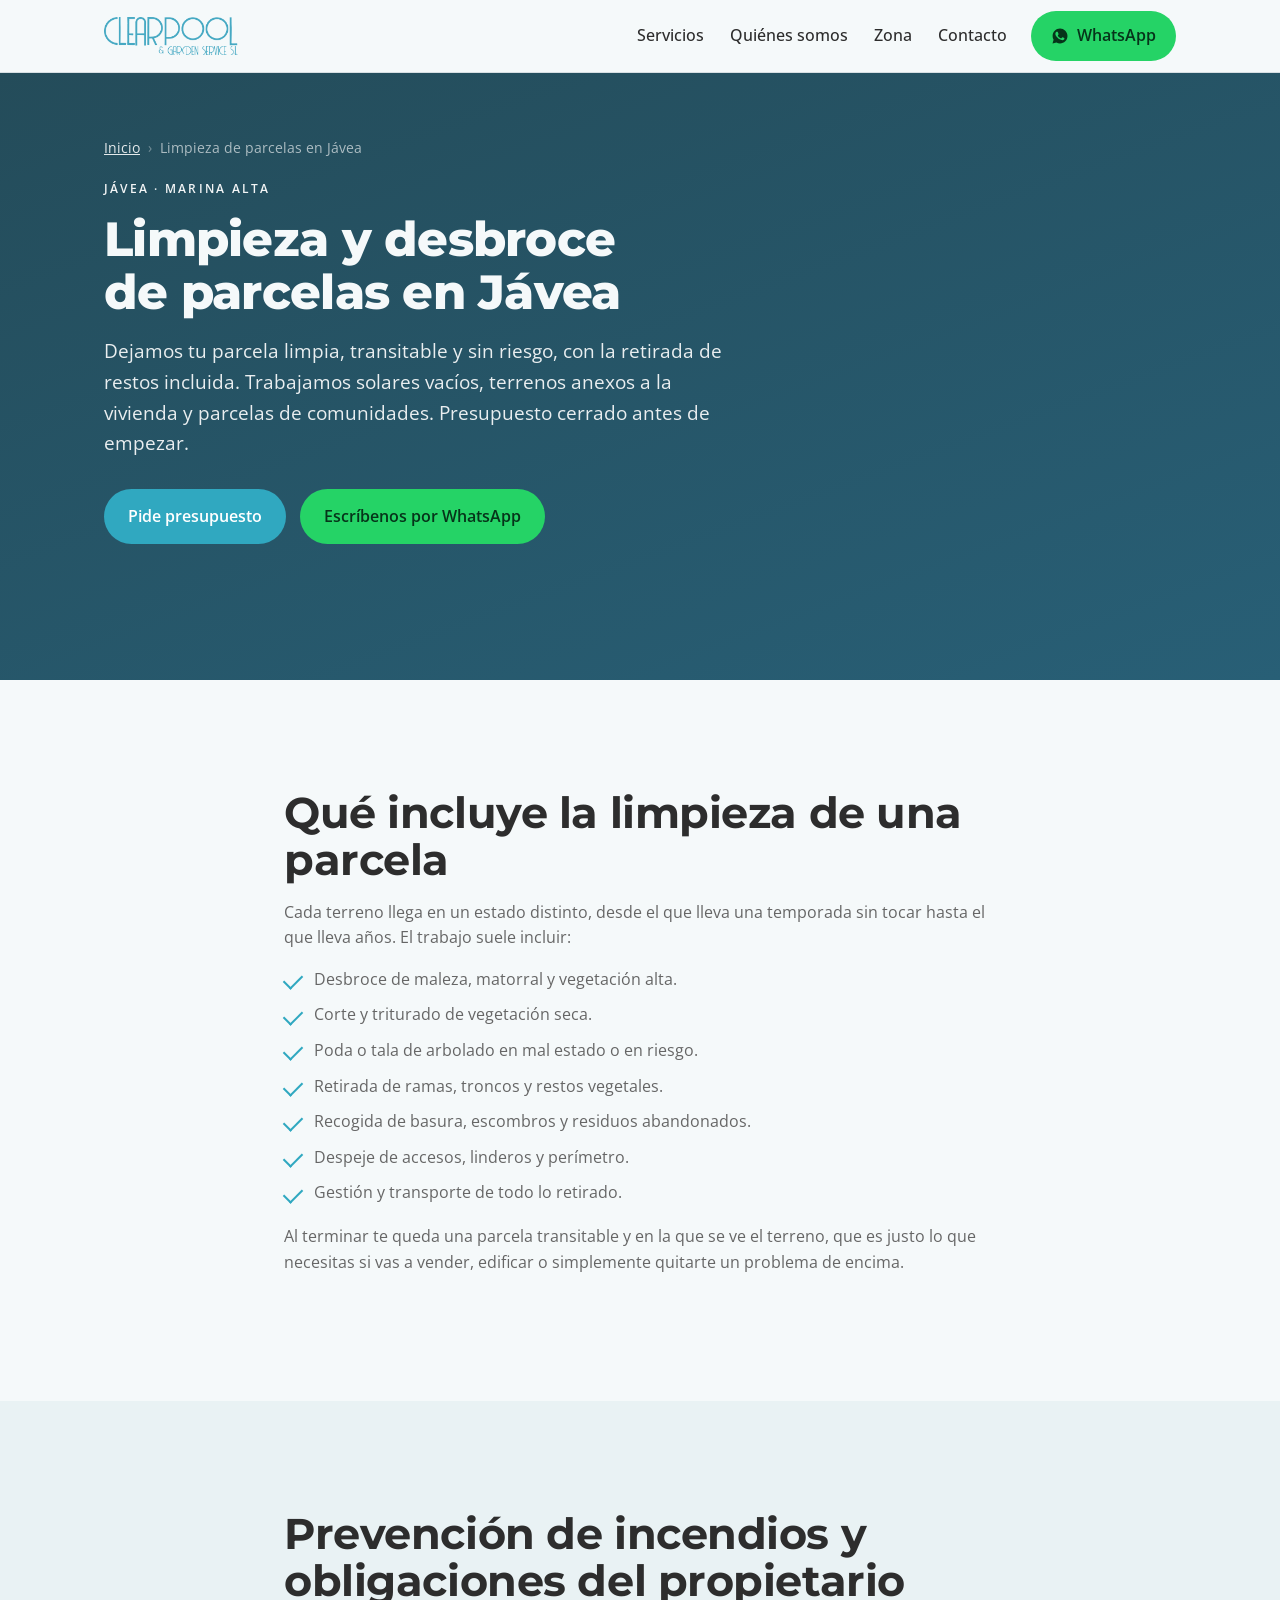
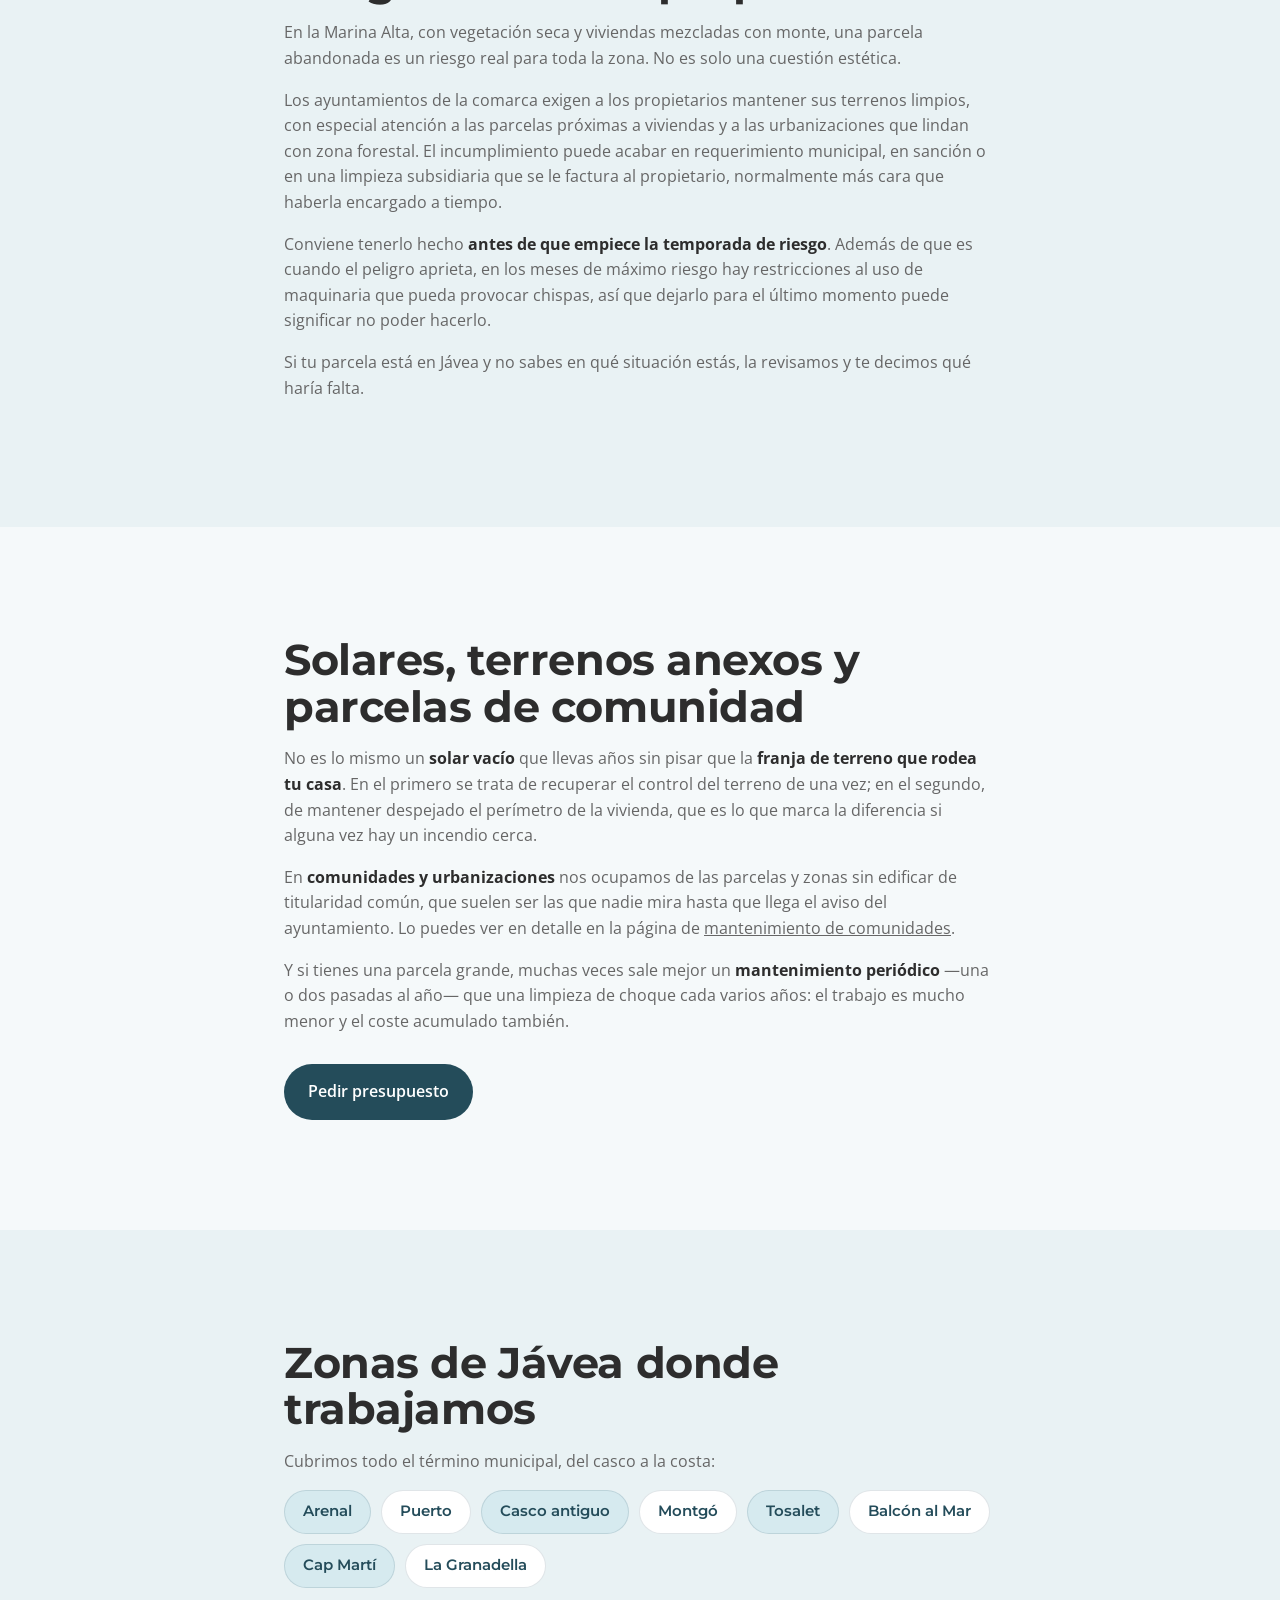
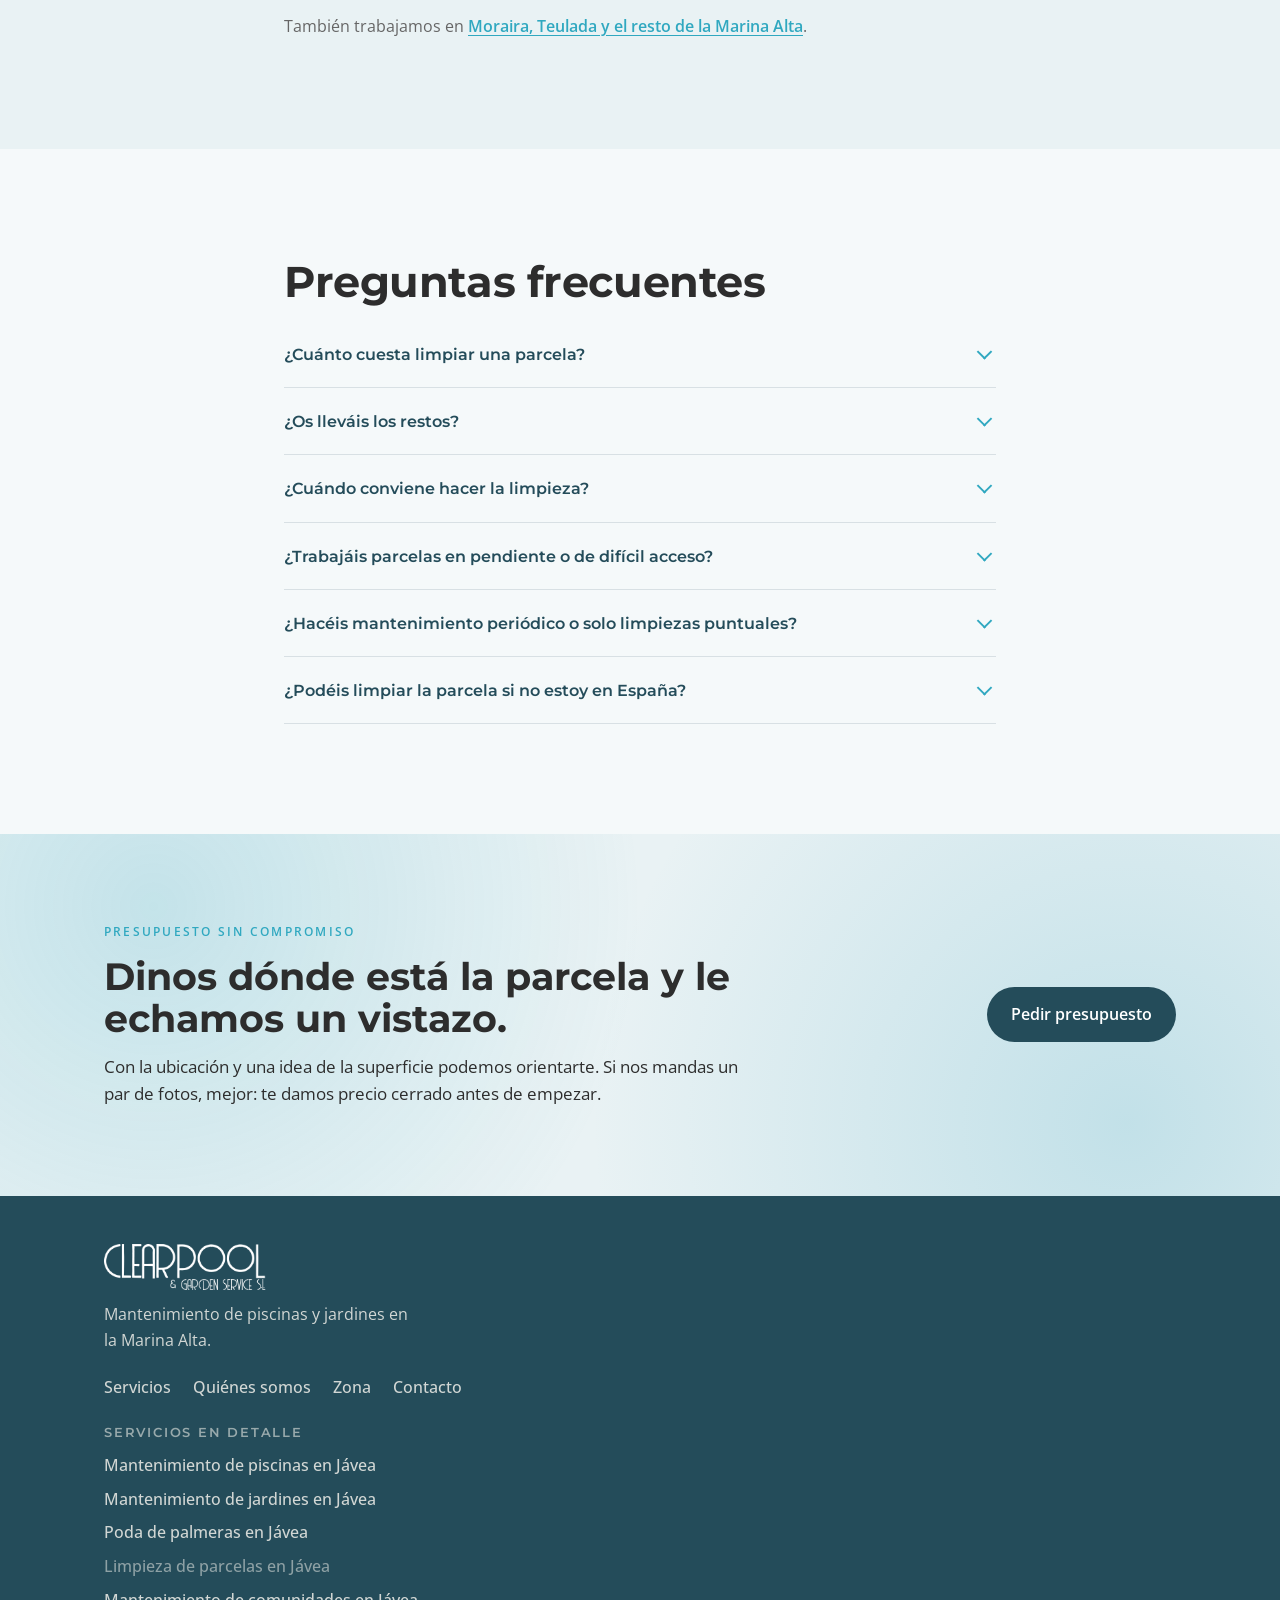
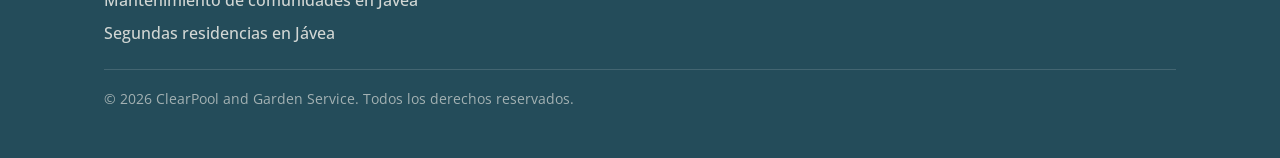
<file: limpieza-parcelas-javea/index.html>
<!DOCTYPE html>
<html lang="es-ES">
<head>
  <meta charset="UTF-8" />
  <meta name="viewport" content="width=device-width, initial-scale=1.0" />
  <title>Limpieza y desbroce de parcelas en Jávea | ClearPool and Garden Service</title>
  <meta name="description" content="Limpieza y desbroce de parcelas en Jávea: retirada de maleza, restos y residuos, tala de arbolado y mantenimiento periódico de solares. Cumple con la limpieza exigida antes del verano. Presupuesto cerrado." />
  <meta name="author" content="ClearPool and Garden Service" />
  <meta name="theme-color" content="#244c5a" />
  <link rel="canonical" href="https://clearpool.es/limpieza-parcelas-javea/" />

  <meta property="og:type" content="website" />
  <meta property="og:site_name" content="ClearPool and Garden Service" />
  <meta property="og:locale" content="es_ES" />
  <meta property="og:title" content="Limpieza y desbroce de parcelas en Jávea | ClearPool and Garden Service" />
  <meta property="og:description" content="Desbroce y limpieza de parcelas en Jávea: maleza, restos, arbolado y mantenimiento periódico de solares." />
  <meta property="og:url" content="https://clearpool.es/limpieza-parcelas-javea/" />
  <meta property="og:image" content="https://clearpool.es/CLEARPOOL-LOGO-WEB.png" />
  <meta property="og:image:alt" content="Logotipo de ClearPool and Garden Service" />
  <meta name="twitter:card" content="summary_large_image" />
  <meta name="twitter:title" content="Limpieza y desbroce de parcelas en Jávea | ClearPool and Garden Service" />
  <meta name="twitter:description" content="Desbroce y limpieza de parcelas en Jávea, con retirada de restos incluida." />
  <meta name="twitter:image" content="https://clearpool.es/CLEARPOOL-LOGO-WEB.png" />

  <link rel="icon" href="/CLEARPOOL-LOGO-WEB.png" type="image/png" />
  <link rel="apple-touch-icon" href="/CLEARPOOL-LOGO-WEB.png" />

  <link rel="preconnect" href="https://fonts.googleapis.com" />
  <link rel="preconnect" href="https://fonts.gstatic.com" crossorigin />
  <link href="https://fonts.googleapis.com/css2?family=Montserrat:wght@500;600;700;800&family=Open+Sans:wght@400;500;600;700&display=swap" rel="stylesheet" />
  <link rel="stylesheet" href="/styles.css?v=19" />
</head>
<body>
  <a class="skip-link" href="#main">Saltar al contenido</a>

  <header class="site-header" id="top">
    <div class="container header-inner">
      <a class="brand" href="/" aria-label="ClearPool and Garden Service, inicio">
        <img class="brand-logo" src="/CLEARPOOL-LOGO-WEB.png" alt="ClearPool and Garden Service" width="150" height="43" decoding="async" />
      </a>

      <nav class="nav" aria-label="Principal">
        <a href="/#servicios">Servicios</a>
        <a href="/#nosotros">Quiénes somos</a>
        <a href="/#zona">Zona</a>
        <a href="/#contacto">Contacto</a>
      </nav>

      <a class="btn btn-whatsapp header-cta" href="https://wa.me/34606447461?text=Hola%2C%20quiero%20informaci%C3%B3n%20sobre%20la%20limpieza%20de%20una%20parcela%20en%20J%C3%A1vea" target="_blank" rel="noopener">
        <svg viewBox="0 0 24 24" width="18" height="18" aria-hidden="true" focusable="false"><path fill="currentColor" d="M12.04 2C6.58 2 2.13 6.45 2.13 11.91c0 1.75.46 3.45 1.32 4.95L2 22l5.25-1.38a9.9 9.9 0 0 0 4.79 1.22h.01c5.46 0 9.91-4.45 9.91-9.91 0-2.65-1.03-5.14-2.9-7.01A9.82 9.82 0 0 0 12.04 2Zm5.8 14.14c-.24.68-1.42 1.31-1.96 1.36-.5.05-1.14.22-3.66-.76-3.05-1.18-4.99-4.2-5.14-4.4-.15-.2-1.24-1.65-1.24-3.15 0-1.5.79-2.24 1.07-2.55.28-.3.62-.38.83-.38.21 0 .41 0 .6.01.19.01.45-.07.7.54.26.63.88 2.27.96 2.44.08.17.13.36.03.58-.1.22-.15.36-.3.55-.15.2-.31.44-.45.59-.15.17-.3.36-.13.7.17.34.76 1.25 1.63 2.03 1.12 1 2.06 1.31 2.36 1.46.3.15.47.12.64-.07.17-.2.72-.84.91-1.13.19-.29.39-.24.66-.14.27.1 1.7.8 1.99.95.29.15.49.22.56.34.07.13.07.73-.17 1.41Z"/></svg>
        WhatsApp
      </a>
    </div>
  </header>

  <main id="main">
    <section class="page-hero" aria-labelledby="page-title">
      <div class="container">
        <nav class="breadcrumb" aria-label="Migas de pan">
          <ol>
            <li><a href="/">Inicio</a></li>
            <li aria-current="page">Limpieza de parcelas en Jávea</li>
          </ol>
        </nav>
        <p class="eyebrow eyebrow-light">Jávea · Marina Alta</p>
        <h1 id="page-title" class="page-title">Limpieza y desbroce de parcelas en Jávea</h1>
        <p class="page-lead">Dejamos tu parcela limpia, transitable y sin riesgo, con la retirada de restos incluida. Trabajamos solares vacíos, terrenos anexos a la vivienda y parcelas de comunidades. Presupuesto cerrado antes de empezar.</p>
        <div class="hero-actions">
          <a class="btn btn-sol" href="/#contacto">Pide presupuesto</a>
          <a class="btn btn-whatsapp" href="https://wa.me/34606447461?text=Hola%2C%20quiero%20informaci%C3%B3n%20sobre%20la%20limpieza%20de%20una%20parcela%20en%20J%C3%A1vea" target="_blank" rel="noopener">Escríbenos por WhatsApp</a>
        </div>
      </div>
    </section>

    <section class="section" aria-labelledby="incluye-title">
      <div class="container prose">
        <h2 id="incluye-title" class="section-title">Qué incluye la limpieza de una parcela</h2>
        <p>Cada terreno llega en un estado distinto, desde el que lleva una temporada sin tocar hasta el que lleva años. El trabajo suele incluir:</p>
        <ul class="check-list">
          <li>Desbroce de maleza, matorral y vegetación alta.</li>
          <li>Corte y triturado de vegetación seca.</li>
          <li>Poda o tala de arbolado en mal estado o en riesgo.</li>
          <li>Retirada de ramas, troncos y restos vegetales.</li>
          <li>Recogida de basura, escombros y residuos abandonados.</li>
          <li>Despeje de accesos, linderos y perímetro.</li>
          <li>Gestión y transporte de todo lo retirado.</li>
        </ul>
        <p>Al terminar te queda una parcela transitable y en la que se ve el terreno, que es justo lo que necesitas si vas a vender, edificar o simplemente quitarte un problema de encima.</p>
      </div>
    </section>

    <section class="section section-alt" aria-labelledby="riesgo-title">
      <div class="container prose">
        <h2 id="riesgo-title" class="section-title">Prevención de incendios y obligaciones del propietario</h2>
        <p>En la Marina Alta, con vegetación seca y viviendas mezcladas con monte, una parcela abandonada es un riesgo real para toda la zona. No es solo una cuestión estética.</p>
        <p>Los ayuntamientos de la comarca exigen a los propietarios mantener sus terrenos limpios, con especial atención a las parcelas próximas a viviendas y a las urbanizaciones que lindan con zona forestal. El incumplimiento puede acabar en requerimiento municipal, en sanción o en una limpieza subsidiaria que se le factura al propietario, normalmente más cara que haberla encargado a tiempo.</p>
        <p>Conviene tenerlo hecho <strong>antes de que empiece la temporada de riesgo</strong>. Además de que es cuando el peligro aprieta, en los meses de máximo riesgo hay restricciones al uso de maquinaria que pueda provocar chispas, así que dejarlo para el último momento puede significar no poder hacerlo.</p>
        <p>Si tu parcela está en Jávea y no sabes en qué situación estás, la revisamos y te decimos qué haría falta.</p>
      </div>
    </section>

    <section class="section" aria-labelledby="tipos-title">
      <div class="container prose">
        <h2 id="tipos-title" class="section-title">Solares, terrenos anexos y parcelas de comunidad</h2>
        <p>No es lo mismo un <strong>solar vacío</strong> que llevas años sin pisar que la <strong>franja de terreno que rodea tu casa</strong>. En el primero se trata de recuperar el control del terreno de una vez; en el segundo, de mantener despejado el perímetro de la vivienda, que es lo que marca la diferencia si alguna vez hay un incendio cerca.</p>
        <p>En <strong>comunidades y urbanizaciones</strong> nos ocupamos de las parcelas y zonas sin edificar de titularidad común, que suelen ser las que nadie mira hasta que llega el aviso del ayuntamiento. Lo puedes ver en detalle en la página de <a href="/mantenimiento-comunidades-javea/">mantenimiento de comunidades</a>.</p>
        <p>Y si tienes una parcela grande, muchas veces sale mejor un <strong>mantenimiento periódico</strong> —una o dos pasadas al año— que una limpieza de choque cada varios años: el trabajo es mucho menor y el coste acumulado también.</p>
        <p class="prose-cta">
          <a class="btn btn-dark" href="/#contacto">Pedir presupuesto</a>
        </p>
      </div>
    </section>

    <section class="section section-alt" aria-labelledby="zonas-title">
      <div class="container prose">
        <h2 id="zonas-title" class="section-title">Zonas de Jávea donde trabajamos</h2>
        <p>Cubrimos todo el término municipal, del casco a la costa:</p>
        <ul class="zone-chips">
          <li>Arenal</li>
          <li>Puerto</li>
          <li>Casco antiguo</li>
          <li>Montgó</li>
          <li>Tosalet</li>
          <li>Balcón al Mar</li>
          <li>Cap Martí</li>
          <li>La Granadella</li>
        </ul>
        <p class="zone-note">También trabajamos en <a href="/#zona">Moraira, Teulada y el resto de la Marina Alta</a>.</p>
      </div>
    </section>

    <section class="section" aria-labelledby="faq-title">
      <div class="container prose">
        <h2 id="faq-title" class="section-title">Preguntas frecuentes</h2>

        <details class="faq-item">
          <summary>¿Cuánto cuesta limpiar una parcela?</summary>
          <p>Depende de la superficie, del estado de la vegetación, de la pendiente y del acceso para la maquinaria, y sobre todo del volumen de restos a retirar. Por eso lo vemos antes de dar precio, y el presupuesto que te damos es cerrado.</p>
        </details>

        <details class="faq-item">
          <summary>¿Os lleváis los restos?</summary>
          <p>Sí, la retirada y la gestión de lo retirado van incluidas. Dejar la parcela desbrozada pero con los restos amontonados no soluciona el problema: sigue siendo material seco acumulado.</p>
        </details>

        <details class="faq-item">
          <summary>¿Cuándo conviene hacer la limpieza?</summary>
          <p>Antes de que empiece la temporada de riesgo. Además de ser cuando más importa, en los meses de máximo peligro hay restricciones al uso de maquinaria que puede generar chispas, así que dejarlo para el final puede impedir hacerlo.</p>
        </details>

        <details class="faq-item">
          <summary>¿Trabajáis parcelas en pendiente o de difícil acceso?</summary>
          <p>Sí, es habitual en Jávea. Valoramos el acceso antes de presupuestar, porque condiciona la maquinaria y el modo de sacar los restos.</p>
        </details>

        <details class="faq-item">
          <summary>¿Hacéis mantenimiento periódico o solo limpiezas puntuales?</summary>
          <p>Las dos cosas. En parcelas grandes suele compensar un mantenimiento con una o dos pasadas al año: el trabajo es mucho menor que una limpieza de choque tras años de abandono.</p>
        </details>

        <details class="faq-item">
          <summary>¿Podéis limpiar la parcela si no estoy en España?</summary>
          <p>Sí. Es frecuente con propietarios que no viven aquí: acordamos el trabajo, lo ejecutamos y te enviamos fotos del resultado. Es parte de lo que hacemos en el <a href="/mantenimiento-segundas-residencias-javea/">cuidado de segundas residencias</a>.</p>
        </details>
      </div>
    </section>

    <section class="quote-band" aria-labelledby="cta-title">
      <div class="container quote-inner">
        <div class="quote-copy">
          <p class="eyebrow">Presupuesto sin compromiso</p>
          <h2 id="cta-title" class="quote-title">Dinos dónde está la parcela y le echamos un vistazo.</h2>
          <p class="quote-text">Con la ubicación y una idea de la superficie podemos orientarte. Si nos mandas un par de fotos, mejor: te damos precio cerrado antes de empezar.</p>
        </div>
        <a class="btn btn-dark" href="/#contacto">Pedir presupuesto</a>
      </div>
    </section>
  </main>

  <footer class="site-footer">
    <div class="container footer-inner">
      <div class="footer-brand">
        <img class="brand-logo brand-logo-light" src="/CLEARPOOL-LOGO-WEB.png" alt="ClearPool and Garden Service" width="170" height="48" loading="lazy" decoding="async" />
        <p>Mantenimiento de piscinas y jardines en la Marina Alta.</p>
      </div>
      <nav class="footer-nav" aria-label="Pie de página">
        <a href="/#servicios">Servicios</a>
        <a href="/#nosotros">Quiénes somos</a>
        <a href="/#zona">Zona</a>
        <a href="/#contacto">Contacto</a>
      </nav>
      <nav class="footer-services" aria-label="Páginas de servicio">
        <p class="footer-heading">Servicios en detalle</p>
        <ul>
          <li><a href="/mantenimiento-piscinas-javea/">Mantenimiento de piscinas en Jávea</a></li>
          <li><a href="/mantenimiento-jardines-javea/">Mantenimiento de jardines en Jávea</a></li>
          <li><a href="/poda-palmeras-javea/">Poda de palmeras en Jávea</a></li>
          <li><a href="/limpieza-parcelas-javea/" aria-current="page">Limpieza de parcelas en Jávea</a></li>
          <li><a href="/mantenimiento-comunidades-javea/">Mantenimiento de comunidades en Jávea</a></li>
          <li><a href="/mantenimiento-segundas-residencias-javea/">Segundas residencias en Jávea</a></li>
        </ul>
      </nav>
      <p class="footer-legal">© <span id="year">2026</span> ClearPool and Garden Service. Todos los derechos reservados.</p>
    </div>
  </footer>

  <a class="whatsapp-fab" href="https://wa.me/34606447461?text=Hola%2C%20quiero%20informaci%C3%B3n%20sobre%20la%20limpieza%20de%20una%20parcela%20en%20J%C3%A1vea" target="_blank" rel="noopener" aria-label="Escríbenos por WhatsApp">
    <svg viewBox="0 0 24 24" width="28" height="28" aria-hidden="true" focusable="false"><path fill="currentColor" d="M12.04 2C6.58 2 2.13 6.45 2.13 11.91c0 1.75.46 3.45 1.32 4.95L2 22l5.25-1.38a9.9 9.9 0 0 0 4.79 1.22h.01c5.46 0 9.91-4.45 9.91-9.91 0-2.65-1.03-5.14-2.9-7.01A9.82 9.82 0 0 0 12.04 2Zm5.8 14.14c-.24.68-1.42 1.31-1.96 1.36-.5.05-1.14.22-3.66-.76-3.05-1.18-4.99-4.2-5.14-4.4-.15-.2-1.24-1.65-1.24-3.15 0-1.5.79-2.24 1.07-2.55.28-.3.62-.38.83-.38.21 0 .41 0 .6.01.19.01.45-.07.7.54.26.63.88 2.27.96 2.44.08.17.13.36.03.58-.1.22-.15.36-.3.55-.15.2-.31.44-.45.59-.15.17-.3.36-.13.7.17.34.76 1.25 1.63 2.03 1.12 1 2.06 1.31 2.36 1.46.3.15.47.12.64-.07.17-.2.72-.84.91-1.13.19-.29.39-.24.66-.14.27.1 1.7.8 1.99.95.29.15.49.22.56.34.07.13.07.73-.17 1.41Z"/></svg>
  </a>

  <script type="application/ld+json">
  {
    "@context": "https://schema.org",
    "@graph": [
      {
        "@type": "BreadcrumbList",
        "itemListElement": [
          { "@type": "ListItem", "position": 1, "name": "Inicio", "item": "https://clearpool.es/" },
          { "@type": "ListItem", "position": 2, "name": "Limpieza de parcelas en Jávea", "item": "https://clearpool.es/limpieza-parcelas-javea/" }
        ]
      },
      {
        "@type": "Service",
        "name": "Limpieza y desbroce de parcelas en Jávea",
        "serviceType": "Limpieza y desbroce de terrenos",
        "description": "Limpieza y desbroce de parcelas en Jávea: retirada de maleza y vegetación seca, tala de arbolado en riesgo, recogida de residuos y gestión de todos los restos, con opción de mantenimiento periódico.",
        "url": "https://clearpool.es/limpieza-parcelas-javea/",
        "provider": { "@id": "https://clearpool.es/#business" },
        "areaServed": { "@type": "City", "name": "Jávea" }
      },
      {
        "@type": "FAQPage",
        "mainEntity": [
          {
            "@type": "Question",
            "name": "¿Cuánto cuesta limpiar una parcela en Jávea?",
            "acceptedAnswer": { "@type": "Answer", "text": "Depende de la superficie, del estado de la vegetación, de la pendiente y del acceso para la maquinaria, y sobre todo del volumen de restos a retirar. Por eso lo vemos antes de dar precio, y el presupuesto que te damos es cerrado." }
          },
          {
            "@type": "Question",
            "name": "¿Os lleváis los restos de la limpieza?",
            "acceptedAnswer": { "@type": "Answer", "text": "Sí, la retirada y la gestión de lo retirado van incluidas. Dejar la parcela desbrozada pero con los restos amontonados no soluciona el problema: sigue siendo material seco acumulado." }
          },
          {
            "@type": "Question",
            "name": "¿Cuándo conviene limpiar la parcela?",
            "acceptedAnswer": { "@type": "Answer", "text": "Antes de que empiece la temporada de riesgo. Además de ser cuando más importa, en los meses de máximo peligro hay restricciones al uso de maquinaria que puede generar chispas, así que dejarlo para el final puede impedir hacerlo." }
          },
          {
            "@type": "Question",
            "name": "¿Trabajáis parcelas en pendiente o de difícil acceso?",
            "acceptedAnswer": { "@type": "Answer", "text": "Sí, es habitual en Jávea. Valoramos el acceso antes de presupuestar, porque condiciona la maquinaria y el modo de sacar los restos." }
          },
          {
            "@type": "Question",
            "name": "¿Hacéis mantenimiento periódico de parcelas?",
            "acceptedAnswer": { "@type": "Answer", "text": "Sí. En parcelas grandes suele compensar un mantenimiento con una o dos pasadas al año: el trabajo es mucho menor que una limpieza de choque tras años de abandono." }
          },
          {
            "@type": "Question",
            "name": "¿Podéis limpiar la parcela si no estoy en España?",
            "acceptedAnswer": { "@type": "Answer", "text": "Sí. Es frecuente con propietarios que no viven aquí: acordamos el trabajo, lo ejecutamos y te enviamos fotos del resultado." }
          }
        ]
      }
    ]
  }
  </script>

  <script src="/script.js?v=3" defer></script>
</body>
</html>
</file>
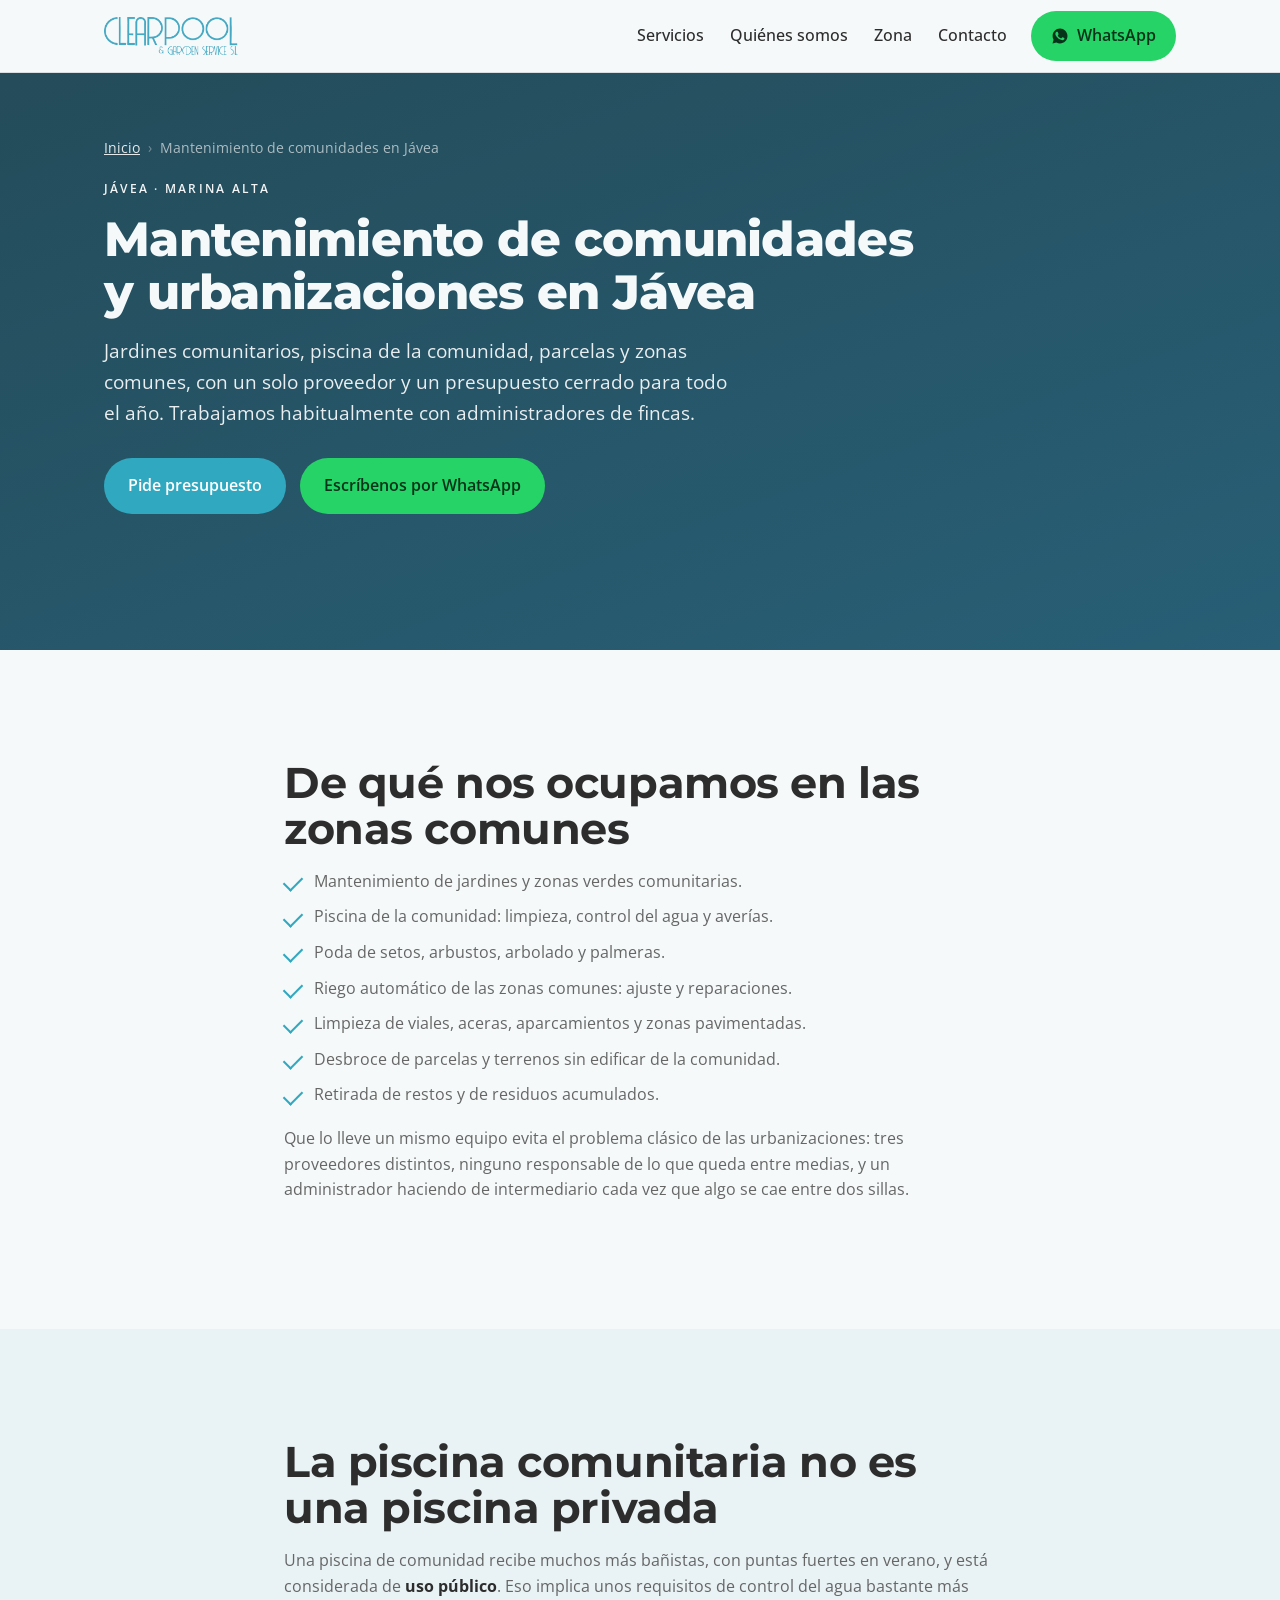
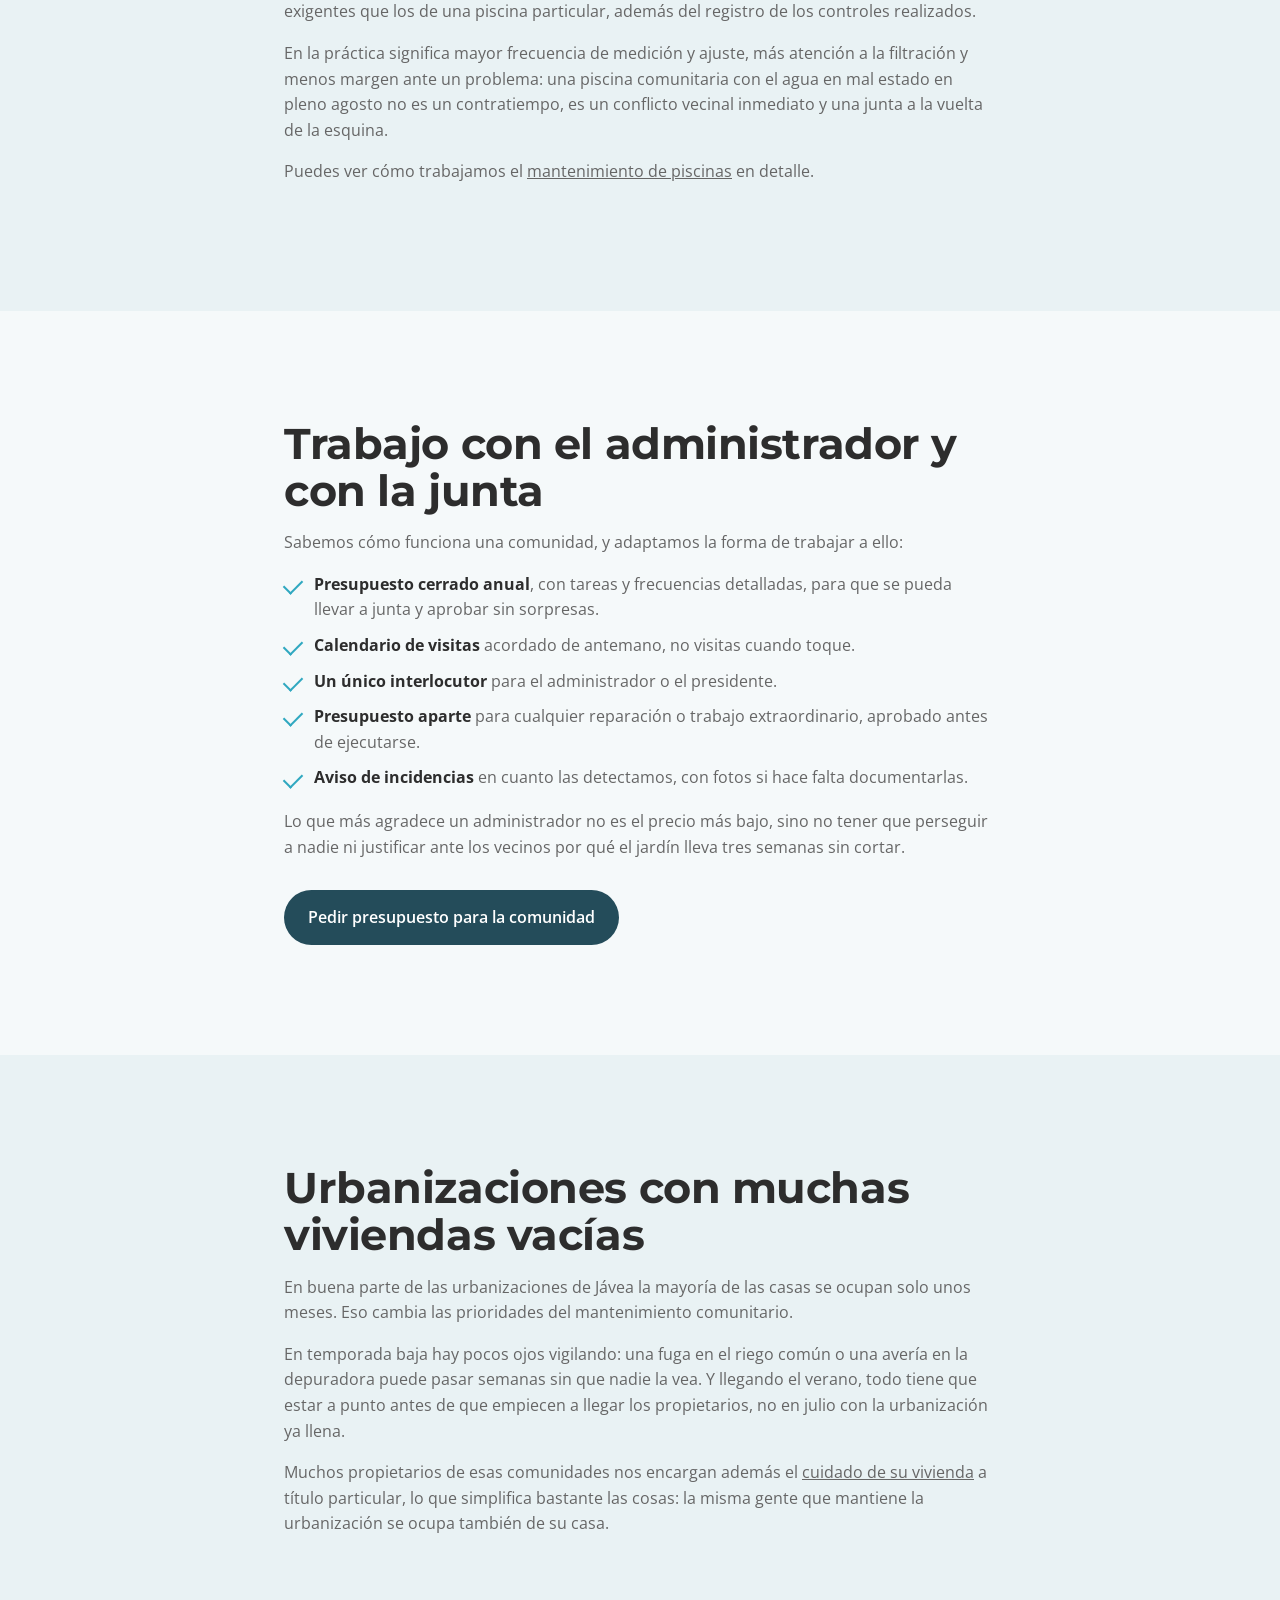
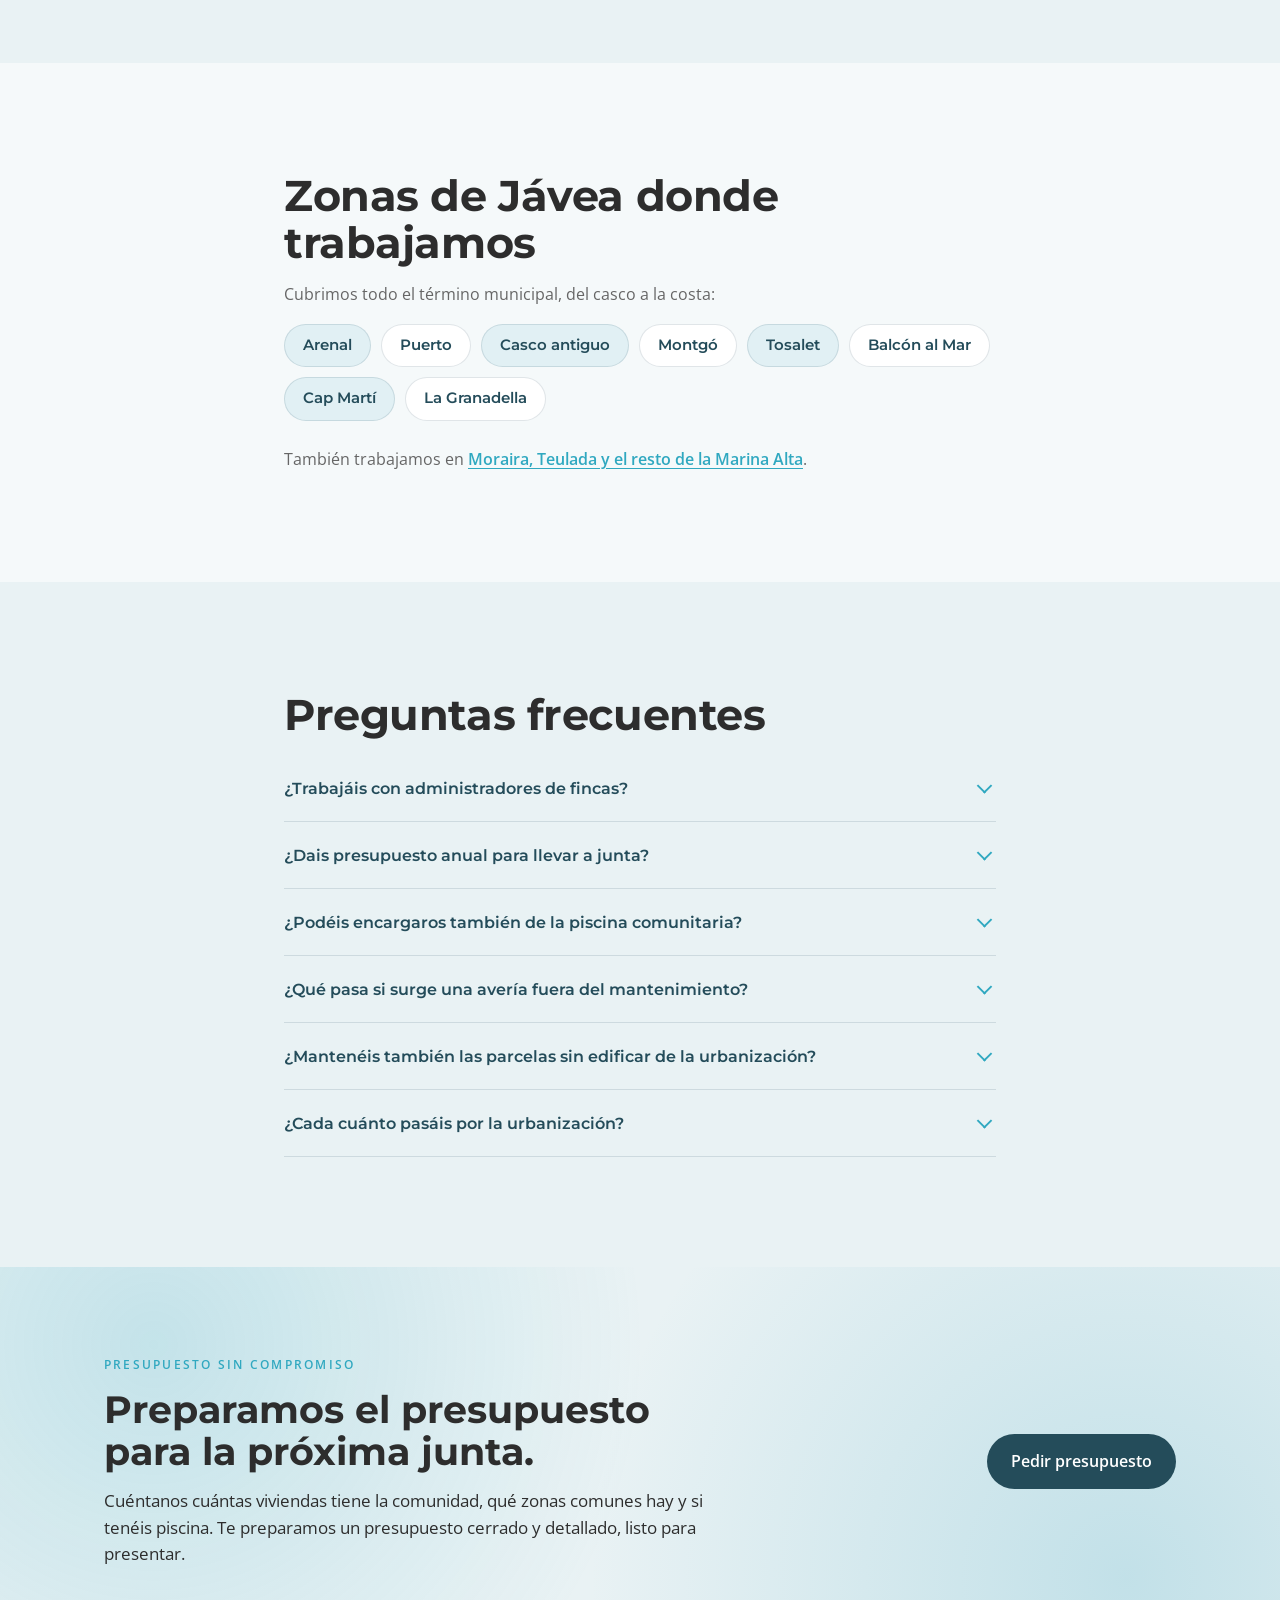
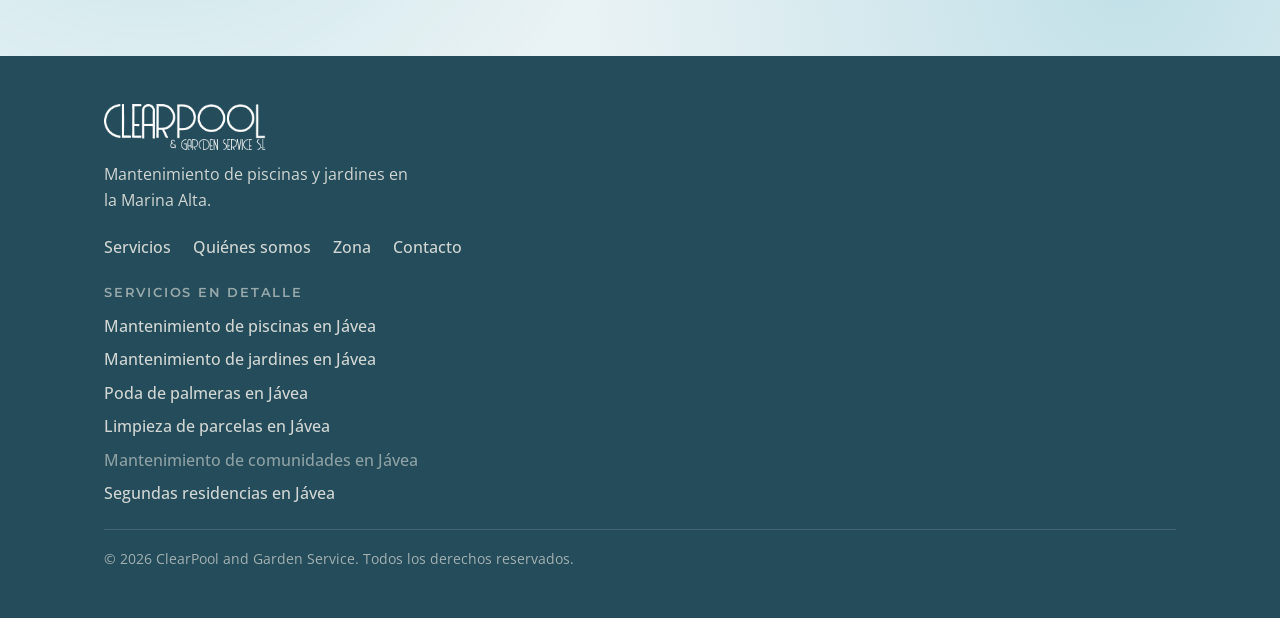
<file: mantenimiento-comunidades-javea/index.html>
<!DOCTYPE html>
<html lang="es-ES">
<head>
  <meta charset="UTF-8" />
  <meta name="viewport" content="width=device-width, initial-scale=1.0" />
  <title>Mantenimiento de comunidades y urbanizaciones en Jávea | ClearPool and Garden Service</title>
  <meta name="description" content="Mantenimiento de zonas comunes en Jávea: jardines comunitarios, piscina de la comunidad, parcelas y limpieza. Trabajamos con administradores de fincas y presupuesto cerrado anual." />
  <meta name="author" content="ClearPool and Garden Service" />
  <meta name="theme-color" content="#244c5a" />
  <link rel="canonical" href="https://clearpool.es/mantenimiento-comunidades-javea/" />

  <meta property="og:type" content="website" />
  <meta property="og:site_name" content="ClearPool and Garden Service" />
  <meta property="og:locale" content="es_ES" />
  <meta property="og:title" content="Mantenimiento de comunidades y urbanizaciones en Jávea | ClearPool and Garden Service" />
  <meta property="og:description" content="Zonas comunes, jardines y piscinas comunitarias en Jávea. Un solo proveedor, presupuesto cerrado y calendario acordado." />
  <meta property="og:url" content="https://clearpool.es/mantenimiento-comunidades-javea/" />
  <meta property="og:image" content="https://clearpool.es/CLEARPOOL-LOGO-WEB.png" />
  <meta property="og:image:alt" content="Logotipo de ClearPool and Garden Service" />
  <meta name="twitter:card" content="summary_large_image" />
  <meta name="twitter:title" content="Mantenimiento de comunidades y urbanizaciones en Jávea | ClearPool and Garden Service" />
  <meta name="twitter:description" content="Zonas comunes, jardines y piscinas comunitarias en Jávea, con un solo proveedor." />
  <meta name="twitter:image" content="https://clearpool.es/CLEARPOOL-LOGO-WEB.png" />

  <link rel="icon" href="/CLEARPOOL-LOGO-WEB.png" type="image/png" />
  <link rel="apple-touch-icon" href="/CLEARPOOL-LOGO-WEB.png" />

  <link rel="preconnect" href="https://fonts.googleapis.com" />
  <link rel="preconnect" href="https://fonts.gstatic.com" crossorigin />
  <link href="https://fonts.googleapis.com/css2?family=Montserrat:wght@500;600;700;800&family=Open+Sans:wght@400;500;600;700&display=swap" rel="stylesheet" />
  <link rel="stylesheet" href="/styles.css?v=19" />
</head>
<body>
  <a class="skip-link" href="#main">Saltar al contenido</a>

  <header class="site-header" id="top">
    <div class="container header-inner">
      <a class="brand" href="/" aria-label="ClearPool and Garden Service, inicio">
        <img class="brand-logo" src="/CLEARPOOL-LOGO-WEB.png" alt="ClearPool and Garden Service" width="150" height="43" decoding="async" />
      </a>

      <nav class="nav" aria-label="Principal">
        <a href="/#servicios">Servicios</a>
        <a href="/#nosotros">Quiénes somos</a>
        <a href="/#zona">Zona</a>
        <a href="/#contacto">Contacto</a>
      </nav>

      <a class="btn btn-whatsapp header-cta" href="https://wa.me/34606447461?text=Hola%2C%20quiero%20informaci%C3%B3n%20sobre%20el%20mantenimiento%20de%20una%20comunidad%20en%20J%C3%A1vea" target="_blank" rel="noopener">
        <svg viewBox="0 0 24 24" width="18" height="18" aria-hidden="true" focusable="false"><path fill="currentColor" d="M12.04 2C6.58 2 2.13 6.45 2.13 11.91c0 1.75.46 3.45 1.32 4.95L2 22l5.25-1.38a9.9 9.9 0 0 0 4.79 1.22h.01c5.46 0 9.91-4.45 9.91-9.91 0-2.65-1.03-5.14-2.9-7.01A9.82 9.82 0 0 0 12.04 2Zm5.8 14.14c-.24.68-1.42 1.31-1.96 1.36-.5.05-1.14.22-3.66-.76-3.05-1.18-4.99-4.2-5.14-4.4-.15-.2-1.24-1.65-1.24-3.15 0-1.5.79-2.24 1.07-2.55.28-.3.62-.38.83-.38.21 0 .41 0 .6.01.19.01.45-.07.7.54.26.63.88 2.27.96 2.44.08.17.13.36.03.58-.1.22-.15.36-.3.55-.15.2-.31.44-.45.59-.15.17-.3.36-.13.7.17.34.76 1.25 1.63 2.03 1.12 1 2.06 1.31 2.36 1.46.3.15.47.12.64-.07.17-.2.72-.84.91-1.13.19-.29.39-.24.66-.14.27.1 1.7.8 1.99.95.29.15.49.22.56.34.07.13.07.73-.17 1.41Z"/></svg>
        WhatsApp
      </a>
    </div>
  </header>

  <main id="main">
    <section class="page-hero" aria-labelledby="page-title">
      <div class="container">
        <nav class="breadcrumb" aria-label="Migas de pan">
          <ol>
            <li><a href="/">Inicio</a></li>
            <li aria-current="page">Mantenimiento de comunidades en Jávea</li>
          </ol>
        </nav>
        <p class="eyebrow eyebrow-light">Jávea · Marina Alta</p>
        <h1 id="page-title" class="page-title">Mantenimiento de comunidades y urbanizaciones en Jávea</h1>
        <p class="page-lead">Jardines comunitarios, piscina de la comunidad, parcelas y zonas comunes, con un solo proveedor y un presupuesto cerrado para todo el año. Trabajamos habitualmente con administradores de fincas.</p>
        <div class="hero-actions">
          <a class="btn btn-sol" href="/#contacto">Pide presupuesto</a>
          <a class="btn btn-whatsapp" href="https://wa.me/34606447461?text=Hola%2C%20quiero%20informaci%C3%B3n%20sobre%20el%20mantenimiento%20de%20una%20comunidad%20en%20J%C3%A1vea" target="_blank" rel="noopener">Escríbenos por WhatsApp</a>
        </div>
      </div>
    </section>

    <section class="section" aria-labelledby="incluye-title">
      <div class="container prose">
        <h2 id="incluye-title" class="section-title">De qué nos ocupamos en las zonas comunes</h2>
        <ul class="check-list">
          <li>Mantenimiento de jardines y zonas verdes comunitarias.</li>
          <li>Piscina de la comunidad: limpieza, control del agua y averías.</li>
          <li>Poda de setos, arbustos, arbolado y palmeras.</li>
          <li>Riego automático de las zonas comunes: ajuste y reparaciones.</li>
          <li>Limpieza de viales, aceras, aparcamientos y zonas pavimentadas.</li>
          <li>Desbroce de parcelas y terrenos sin edificar de la comunidad.</li>
          <li>Retirada de restos y de residuos acumulados.</li>
        </ul>
        <p>Que lo lleve un mismo equipo evita el problema clásico de las urbanizaciones: tres proveedores distintos, ninguno responsable de lo que queda entre medias, y un administrador haciendo de intermediario cada vez que algo se cae entre dos sillas.</p>
      </div>
    </section>

    <section class="section section-alt" aria-labelledby="piscina-title">
      <div class="container prose">
        <h2 id="piscina-title" class="section-title">La piscina comunitaria no es una piscina privada</h2>
        <p>Una piscina de comunidad recibe muchos más bañistas, con puntas fuertes en verano, y está considerada de <strong>uso público</strong>. Eso implica unos requisitos de control del agua bastante más exigentes que los de una piscina particular, además del registro de los controles realizados.</p>
        <p>En la práctica significa mayor frecuencia de medición y ajuste, más atención a la filtración y menos margen ante un problema: una piscina comunitaria con el agua en mal estado en pleno agosto no es un contratiempo, es un conflicto vecinal inmediato y una junta a la vuelta de la esquina.</p>
        <p>Puedes ver cómo trabajamos el <a href="/mantenimiento-piscinas-javea/">mantenimiento de piscinas</a> en detalle.</p>
      </div>
    </section>

    <section class="section" aria-labelledby="administrador-title">
      <div class="container prose">
        <h2 id="administrador-title" class="section-title">Trabajo con el administrador y con la junta</h2>
        <p>Sabemos cómo funciona una comunidad, y adaptamos la forma de trabajar a ello:</p>
        <ul class="check-list">
          <li><strong>Presupuesto cerrado anual</strong>, con tareas y frecuencias detalladas, para que se pueda llevar a junta y aprobar sin sorpresas.</li>
          <li><strong>Calendario de visitas</strong> acordado de antemano, no visitas cuando toque.</li>
          <li><strong>Un único interlocutor</strong> para el administrador o el presidente.</li>
          <li><strong>Presupuesto aparte</strong> para cualquier reparación o trabajo extraordinario, aprobado antes de ejecutarse.</li>
          <li><strong>Aviso de incidencias</strong> en cuanto las detectamos, con fotos si hace falta documentarlas.</li>
        </ul>
        <p>Lo que más agradece un administrador no es el precio más bajo, sino no tener que perseguir a nadie ni justificar ante los vecinos por qué el jardín lleva tres semanas sin cortar.</p>
        <p class="prose-cta">
          <a class="btn btn-dark" href="/#contacto">Pedir presupuesto para la comunidad</a>
        </p>
      </div>
    </section>

    <section class="section section-alt" aria-labelledby="urbanizaciones-title">
      <div class="container prose">
        <h2 id="urbanizaciones-title" class="section-title">Urbanizaciones con muchas viviendas vacías</h2>
        <p>En buena parte de las urbanizaciones de Jávea la mayoría de las casas se ocupan solo unos meses. Eso cambia las prioridades del mantenimiento comunitario.</p>
        <p>En temporada baja hay pocos ojos vigilando: una fuga en el riego común o una avería en la depuradora puede pasar semanas sin que nadie la vea. Y llegando el verano, todo tiene que estar a punto antes de que empiecen a llegar los propietarios, no en julio con la urbanización ya llena.</p>
        <p>Muchos propietarios de esas comunidades nos encargan además el <a href="/mantenimiento-segundas-residencias-javea/">cuidado de su vivienda</a> a título particular, lo que simplifica bastante las cosas: la misma gente que mantiene la urbanización se ocupa también de su casa.</p>
      </div>
    </section>

    <section class="section" aria-labelledby="zonas-title">
      <div class="container prose">
        <h2 id="zonas-title" class="section-title">Zonas de Jávea donde trabajamos</h2>
        <p>Cubrimos todo el término municipal, del casco a la costa:</p>
        <ul class="zone-chips">
          <li>Arenal</li>
          <li>Puerto</li>
          <li>Casco antiguo</li>
          <li>Montgó</li>
          <li>Tosalet</li>
          <li>Balcón al Mar</li>
          <li>Cap Martí</li>
          <li>La Granadella</li>
        </ul>
        <p class="zone-note">También trabajamos en <a href="/#zona">Moraira, Teulada y el resto de la Marina Alta</a>.</p>
      </div>
    </section>

    <section class="section section-alt" aria-labelledby="faq-title">
      <div class="container prose">
        <h2 id="faq-title" class="section-title">Preguntas frecuentes</h2>

        <details class="faq-item">
          <summary>¿Trabajáis con administradores de fincas?</summary>
          <p>Sí, es lo habitual. Tratamos con el administrador o con el presidente, según prefiera la comunidad, y mantenemos un único interlocutor para que nadie tenga que ir persiguiendo respuestas.</p>
        </details>

        <details class="faq-item">
          <summary>¿Dais presupuesto anual para llevar a junta?</summary>
          <p>Sí. Preparamos un presupuesto cerrado con las tareas y las frecuencias detalladas, pensado para que se pueda presentar y aprobar en junta sin letra pequeña.</p>
        </details>

        <details class="faq-item">
          <summary>¿Podéis encargaros también de la piscina comunitaria?</summary>
          <p>Sí, jardines y piscina pueden ir en el mismo contrato. Es lo que recomendamos: un solo proveedor evita que cada avería acabe en una discusión sobre a quién le tocaba.</p>
        </details>

        <details class="faq-item">
          <summary>¿Qué pasa si surge una avería fuera del mantenimiento?</summary>
          <p>Te avisamos, documentamos la incidencia y presentamos presupuesto aparte. No se ejecuta nada extraordinario sin aprobación previa de la comunidad.</p>
        </details>

        <details class="faq-item">
          <summary>¿Mantenéis también las parcelas sin edificar de la urbanización?</summary>
          <p>Sí, con desbroce y retirada de restos. Suelen ser las zonas que nadie mira hasta que llega un requerimiento del ayuntamiento. Lo tienes en detalle en <a href="/limpieza-parcelas-javea/">limpieza de parcelas</a>.</p>
        </details>

        <details class="faq-item">
          <summary>¿Cada cuánto pasáis por la urbanización?</summary>
          <p>Según lo que necesite cada comunidad y la época del año: en temporada de crecimiento y de uso de la piscina la frecuencia sube, y en invierno se espacia. Queda fijado por escrito en el presupuesto.</p>
        </details>
      </div>
    </section>

    <section class="quote-band" aria-labelledby="cta-title">
      <div class="container quote-inner">
        <div class="quote-copy">
          <p class="eyebrow">Presupuesto sin compromiso</p>
          <h2 id="cta-title" class="quote-title">Preparamos el presupuesto para la próxima junta.</h2>
          <p class="quote-text">Cuéntanos cuántas viviendas tiene la comunidad, qué zonas comunes hay y si tenéis piscina. Te preparamos un presupuesto cerrado y detallado, listo para presentar.</p>
        </div>
        <a class="btn btn-dark" href="/#contacto">Pedir presupuesto</a>
      </div>
    </section>
  </main>

  <footer class="site-footer">
    <div class="container footer-inner">
      <div class="footer-brand">
        <img class="brand-logo brand-logo-light" src="/CLEARPOOL-LOGO-WEB.png" alt="ClearPool and Garden Service" width="170" height="48" loading="lazy" decoding="async" />
        <p>Mantenimiento de piscinas y jardines en la Marina Alta.</p>
      </div>
      <nav class="footer-nav" aria-label="Pie de página">
        <a href="/#servicios">Servicios</a>
        <a href="/#nosotros">Quiénes somos</a>
        <a href="/#zona">Zona</a>
        <a href="/#contacto">Contacto</a>
      </nav>
      <nav class="footer-services" aria-label="Páginas de servicio">
        <p class="footer-heading">Servicios en detalle</p>
        <ul>
          <li><a href="/mantenimiento-piscinas-javea/">Mantenimiento de piscinas en Jávea</a></li>
          <li><a href="/mantenimiento-jardines-javea/">Mantenimiento de jardines en Jávea</a></li>
          <li><a href="/poda-palmeras-javea/">Poda de palmeras en Jávea</a></li>
          <li><a href="/limpieza-parcelas-javea/">Limpieza de parcelas en Jávea</a></li>
          <li><a href="/mantenimiento-comunidades-javea/" aria-current="page">Mantenimiento de comunidades en Jávea</a></li>
          <li><a href="/mantenimiento-segundas-residencias-javea/">Segundas residencias en Jávea</a></li>
        </ul>
      </nav>
      <p class="footer-legal">© <span id="year">2026</span> ClearPool and Garden Service. Todos los derechos reservados.</p>
    </div>
  </footer>

  <a class="whatsapp-fab" href="https://wa.me/34606447461?text=Hola%2C%20quiero%20informaci%C3%B3n%20sobre%20el%20mantenimiento%20de%20una%20comunidad%20en%20J%C3%A1vea" target="_blank" rel="noopener" aria-label="Escríbenos por WhatsApp">
    <svg viewBox="0 0 24 24" width="28" height="28" aria-hidden="true" focusable="false"><path fill="currentColor" d="M12.04 2C6.58 2 2.13 6.45 2.13 11.91c0 1.75.46 3.45 1.32 4.95L2 22l5.25-1.38a9.9 9.9 0 0 0 4.79 1.22h.01c5.46 0 9.91-4.45 9.91-9.91 0-2.65-1.03-5.14-2.9-7.01A9.82 9.82 0 0 0 12.04 2Zm5.8 14.14c-.24.68-1.42 1.31-1.96 1.36-.5.05-1.14.22-3.66-.76-3.05-1.18-4.99-4.2-5.14-4.4-.15-.2-1.24-1.65-1.24-3.15 0-1.5.79-2.24 1.07-2.55.28-.3.62-.38.83-.38.21 0 .41 0 .6.01.19.01.45-.07.7.54.26.63.88 2.27.96 2.44.08.17.13.36.03.58-.1.22-.15.36-.3.55-.15.2-.31.44-.45.59-.15.17-.3.36-.13.7.17.34.76 1.25 1.63 2.03 1.12 1 2.06 1.31 2.36 1.46.3.15.47.12.64-.07.17-.2.72-.84.91-1.13.19-.29.39-.24.66-.14.27.1 1.7.8 1.99.95.29.15.49.22.56.34.07.13.07.73-.17 1.41Z"/></svg>
  </a>

  <script type="application/ld+json">
  {
    "@context": "https://schema.org",
    "@graph": [
      {
        "@type": "BreadcrumbList",
        "itemListElement": [
          { "@type": "ListItem", "position": 1, "name": "Inicio", "item": "https://clearpool.es/" },
          { "@type": "ListItem", "position": 2, "name": "Mantenimiento de comunidades en Jávea", "item": "https://clearpool.es/mantenimiento-comunidades-javea/" }
        ]
      },
      {
        "@type": "Service",
        "name": "Mantenimiento de comunidades y urbanizaciones en Jávea",
        "serviceType": "Mantenimiento de zonas comunes",
        "description": "Mantenimiento integral de zonas comunes en comunidades y urbanizaciones de Jávea: jardines comunitarios, piscina de la comunidad, riego, limpieza de viales y desbroce de parcelas, con presupuesto cerrado anual.",
        "url": "https://clearpool.es/mantenimiento-comunidades-javea/",
        "provider": { "@id": "https://clearpool.es/#business" },
        "areaServed": { "@type": "City", "name": "Jávea" }
      },
      {
        "@type": "FAQPage",
        "mainEntity": [
          {
            "@type": "Question",
            "name": "¿Trabajáis con administradores de fincas?",
            "acceptedAnswer": { "@type": "Answer", "text": "Sí, es lo habitual. Tratamos con el administrador o con el presidente, según prefiera la comunidad, y mantenemos un único interlocutor para que nadie tenga que ir persiguiendo respuestas." }
          },
          {
            "@type": "Question",
            "name": "¿Dais presupuesto anual para llevar a junta?",
            "acceptedAnswer": { "@type": "Answer", "text": "Sí. Preparamos un presupuesto cerrado con las tareas y las frecuencias detalladas, pensado para que se pueda presentar y aprobar en junta sin letra pequeña." }
          },
          {
            "@type": "Question",
            "name": "¿Podéis encargaros también de la piscina comunitaria?",
            "acceptedAnswer": { "@type": "Answer", "text": "Sí, jardines y piscina pueden ir en el mismo contrato. Es lo que recomendamos: un solo proveedor evita que cada avería acabe en una discusión sobre a quién le tocaba." }
          },
          {
            "@type": "Question",
            "name": "¿Qué pasa si surge una avería fuera del mantenimiento?",
            "acceptedAnswer": { "@type": "Answer", "text": "Te avisamos, documentamos la incidencia y presentamos presupuesto aparte. No se ejecuta nada extraordinario sin aprobación previa de la comunidad." }
          },
          {
            "@type": "Question",
            "name": "¿Mantenéis también las parcelas sin edificar de la urbanización?",
            "acceptedAnswer": { "@type": "Answer", "text": "Sí, con desbroce y retirada de restos. Suelen ser las zonas que nadie mira hasta que llega un requerimiento del ayuntamiento." }
          },
          {
            "@type": "Question",
            "name": "¿Cada cuánto pasáis por la urbanización?",
            "acceptedAnswer": { "@type": "Answer", "text": "Según lo que necesite cada comunidad y la época del año: en temporada de crecimiento y de uso de la piscina la frecuencia sube, y en invierno se espacia. Queda fijado por escrito en el presupuesto." }
          }
        ]
      }
    ]
  }
  </script>

  <script src="/script.js?v=3" defer></script>
</body>
</html>
</file>
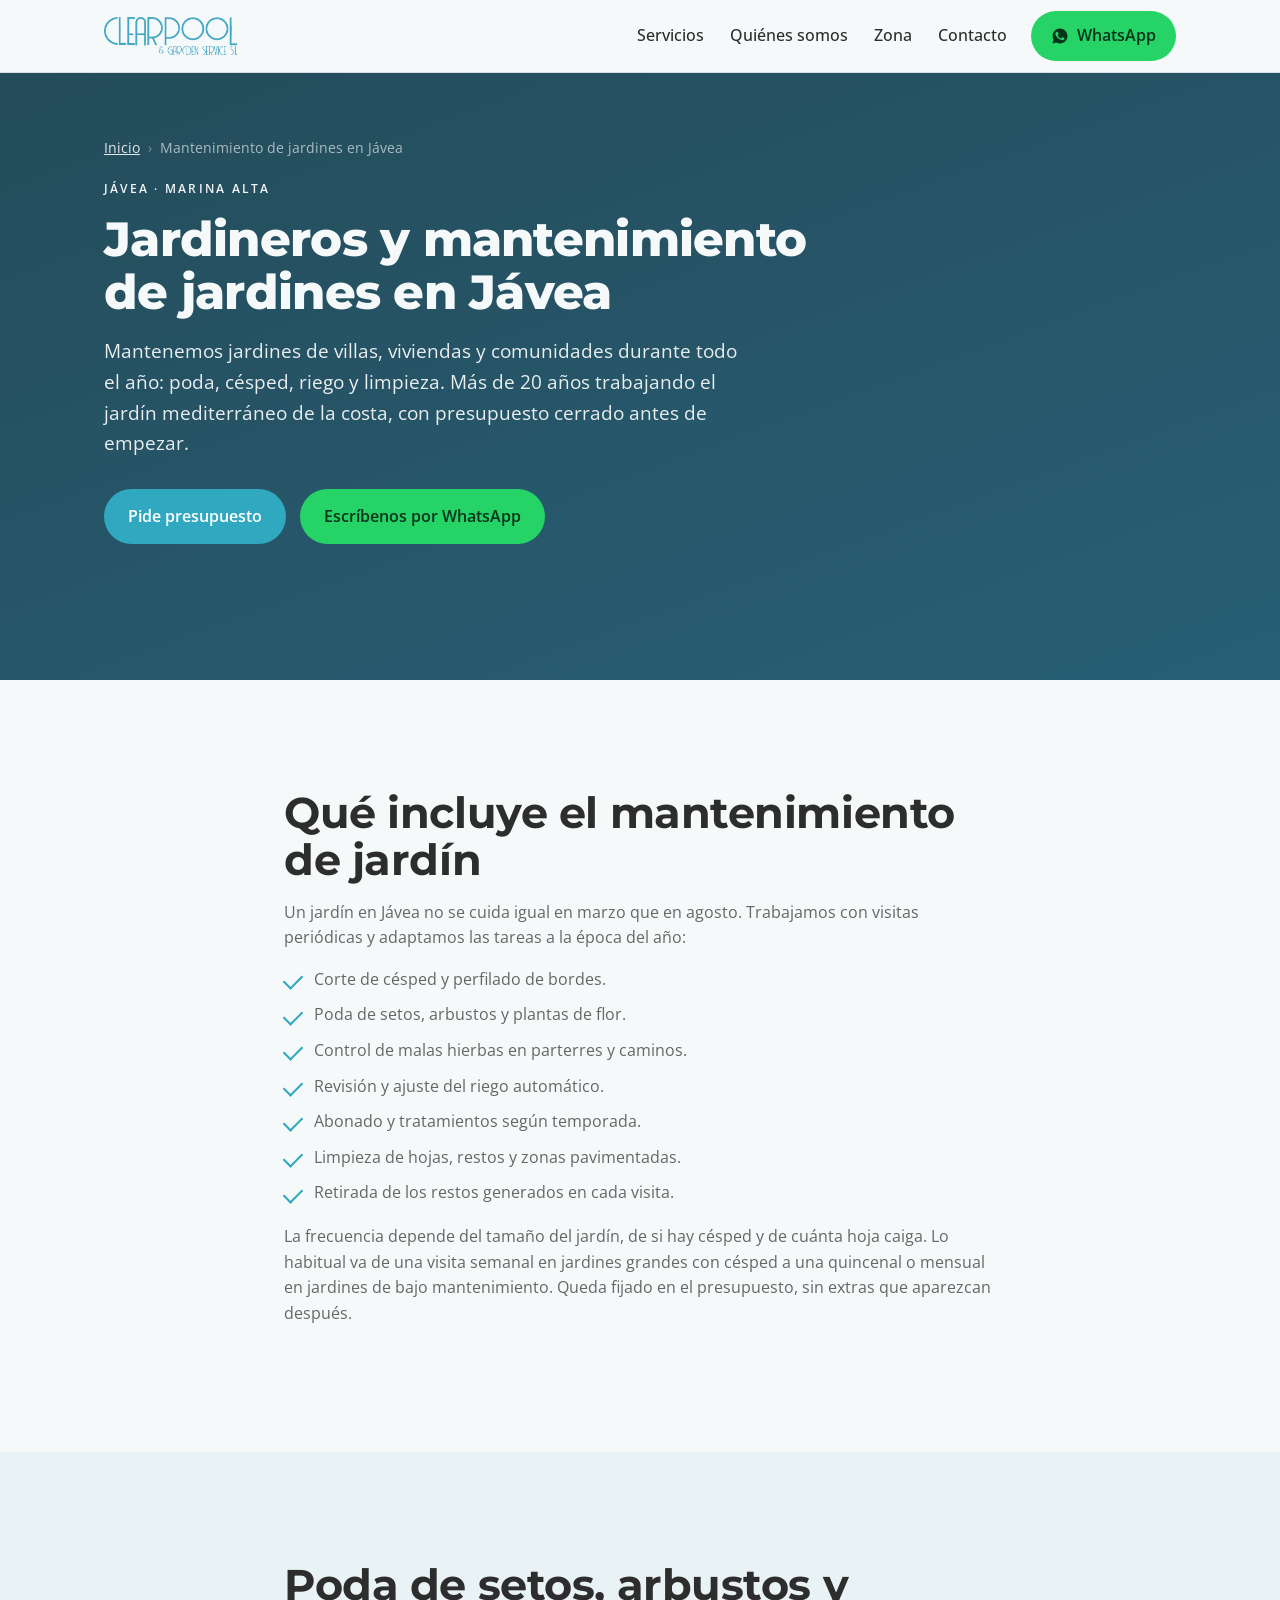
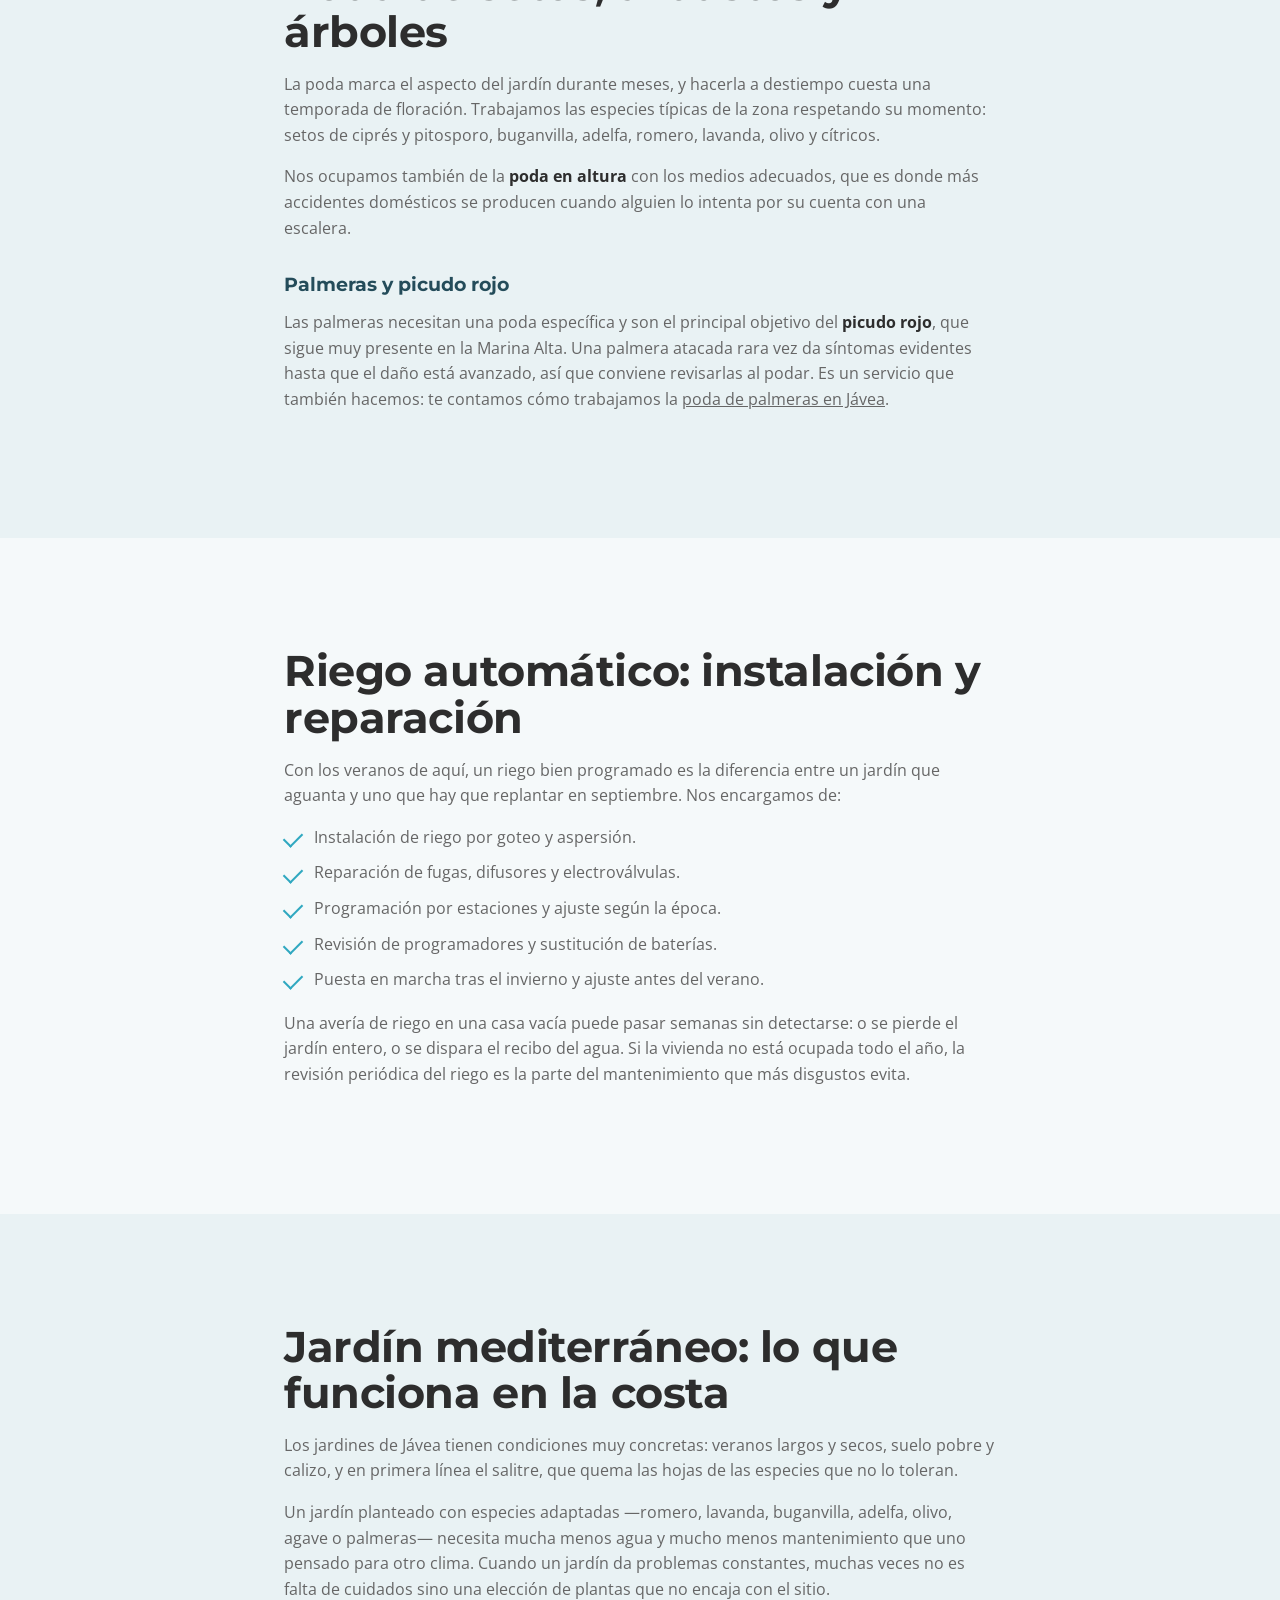
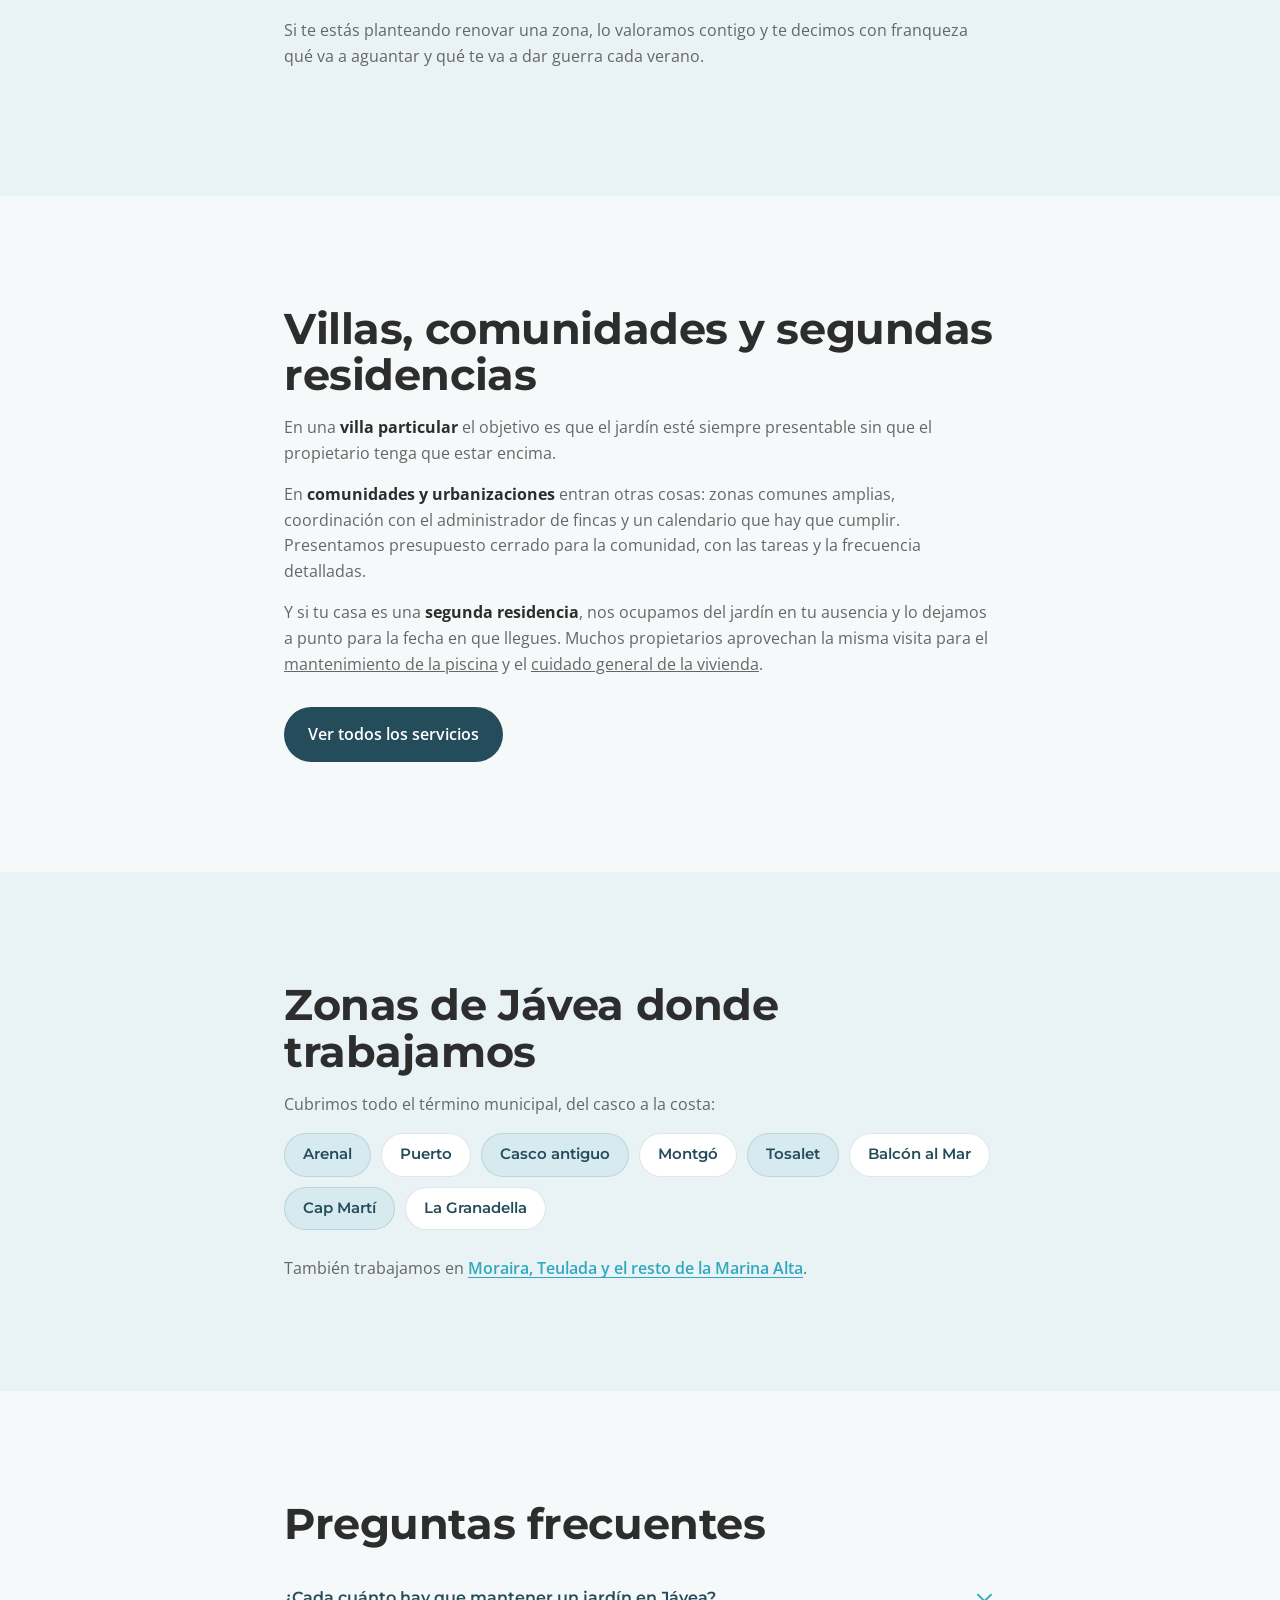
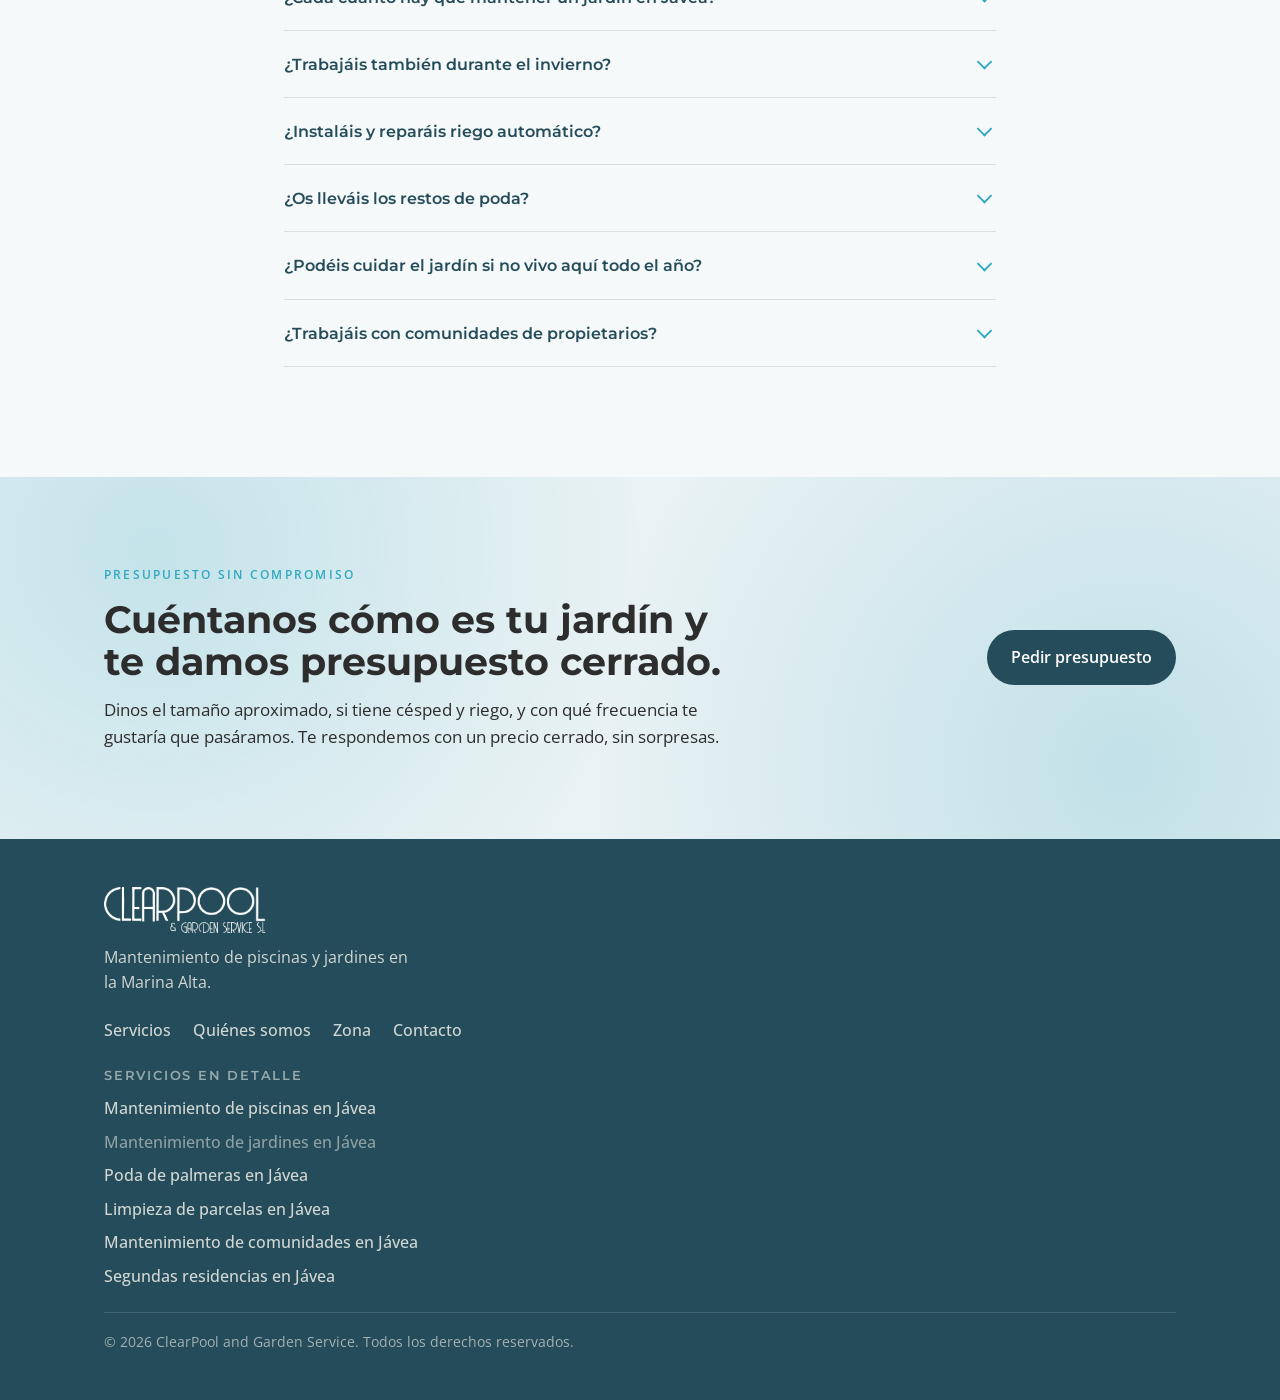
<file: mantenimiento-jardines-javea/index.html>
<!DOCTYPE html>
<html lang="es-ES">
<head>
  <meta charset="UTF-8" />
  <meta name="viewport" content="width=device-width, initial-scale=1.0" />
  <title>Jardineros en Jávea y mantenimiento de jardines | ClearPool and Garden Service</title>
  <meta name="description" content="Jardineros en Jávea: mantenimiento de jardines todo el año, poda de setos y arbustos, césped, riego automático y limpieza. Villas, comunidades y segundas residencias. Más de 20 años de experiencia." />
  <meta name="author" content="ClearPool and Garden Service" />
  <meta name="theme-color" content="#244c5a" />
  <link rel="canonical" href="https://clearpool.es/mantenimiento-jardines-javea/" />

  <meta property="og:type" content="website" />
  <meta property="og:site_name" content="ClearPool and Garden Service" />
  <meta property="og:locale" content="es_ES" />
  <meta property="og:title" content="Jardineros en Jávea y mantenimiento de jardines | ClearPool and Garden Service" />
  <meta property="og:description" content="Mantenimiento de jardines en Jávea todo el año: poda, césped, riego automático y limpieza. Villas, comunidades y segundas residencias." />
  <meta property="og:url" content="https://clearpool.es/mantenimiento-jardines-javea/" />
  <meta property="og:image" content="https://clearpool.es/CLEARPOOL-LOGO-WEB.png" />
  <meta property="og:image:alt" content="Logotipo de ClearPool and Garden Service" />
  <meta name="twitter:card" content="summary_large_image" />
  <meta name="twitter:title" content="Jardineros en Jávea y mantenimiento de jardines | ClearPool and Garden Service" />
  <meta name="twitter:description" content="Mantenimiento de jardines en Jávea todo el año. Más de 20 años de experiencia." />
  <meta name="twitter:image" content="https://clearpool.es/CLEARPOOL-LOGO-WEB.png" />

  <link rel="icon" href="/CLEARPOOL-LOGO-WEB.png" type="image/png" />
  <link rel="apple-touch-icon" href="/CLEARPOOL-LOGO-WEB.png" />

  <link rel="preconnect" href="https://fonts.googleapis.com" />
  <link rel="preconnect" href="https://fonts.gstatic.com" crossorigin />
  <link href="https://fonts.googleapis.com/css2?family=Montserrat:wght@500;600;700;800&family=Open+Sans:wght@400;500;600;700&display=swap" rel="stylesheet" />
  <link rel="stylesheet" href="/styles.css?v=19" />
</head>
<body>
  <a class="skip-link" href="#main">Saltar al contenido</a>

  <header class="site-header" id="top">
    <div class="container header-inner">
      <a class="brand" href="/" aria-label="ClearPool and Garden Service, inicio">
        <img class="brand-logo" src="/CLEARPOOL-LOGO-WEB.png" alt="ClearPool and Garden Service" width="150" height="43" decoding="async" />
      </a>

      <nav class="nav" aria-label="Principal">
        <a href="/#servicios">Servicios</a>
        <a href="/#nosotros">Quiénes somos</a>
        <a href="/#zona">Zona</a>
        <a href="/#contacto">Contacto</a>
      </nav>

      <a class="btn btn-whatsapp header-cta" href="https://wa.me/34606447461?text=Hola%2C%20quiero%20informaci%C3%B3n%20sobre%20el%20mantenimiento%20de%20mi%20jard%C3%ADn%20en%20J%C3%A1vea" target="_blank" rel="noopener">
        <svg viewBox="0 0 24 24" width="18" height="18" aria-hidden="true" focusable="false"><path fill="currentColor" d="M12.04 2C6.58 2 2.13 6.45 2.13 11.91c0 1.75.46 3.45 1.32 4.95L2 22l5.25-1.38a9.9 9.9 0 0 0 4.79 1.22h.01c5.46 0 9.91-4.45 9.91-9.91 0-2.65-1.03-5.14-2.9-7.01A9.82 9.82 0 0 0 12.04 2Zm5.8 14.14c-.24.68-1.42 1.31-1.96 1.36-.5.05-1.14.22-3.66-.76-3.05-1.18-4.99-4.2-5.14-4.4-.15-.2-1.24-1.65-1.24-3.15 0-1.5.79-2.24 1.07-2.55.28-.3.62-.38.83-.38.21 0 .41 0 .6.01.19.01.45-.07.7.54.26.63.88 2.27.96 2.44.08.17.13.36.03.58-.1.22-.15.36-.3.55-.15.2-.31.44-.45.59-.15.17-.3.36-.13.7.17.34.76 1.25 1.63 2.03 1.12 1 2.06 1.31 2.36 1.46.3.15.47.12.64-.07.17-.2.72-.84.91-1.13.19-.29.39-.24.66-.14.27.1 1.7.8 1.99.95.29.15.49.22.56.34.07.13.07.73-.17 1.41Z"/></svg>
        WhatsApp
      </a>
    </div>
  </header>

  <main id="main">
    <section class="page-hero" aria-labelledby="page-title">
      <div class="container">
        <nav class="breadcrumb" aria-label="Migas de pan">
          <ol>
            <li><a href="/">Inicio</a></li>
            <li aria-current="page">Mantenimiento de jardines en Jávea</li>
          </ol>
        </nav>
        <p class="eyebrow eyebrow-light">Jávea · Marina Alta</p>
        <h1 id="page-title" class="page-title">Jardineros y mantenimiento de jardines en Jávea</h1>
        <p class="page-lead">Mantenemos jardines de villas, viviendas y comunidades durante todo el año: poda, césped, riego y limpieza. Más de 20 años trabajando el jardín mediterráneo de la costa, con presupuesto cerrado antes de empezar.</p>
        <div class="hero-actions">
          <a class="btn btn-sol" href="/#contacto">Pide presupuesto</a>
          <a class="btn btn-whatsapp" href="https://wa.me/34606447461?text=Hola%2C%20quiero%20informaci%C3%B3n%20sobre%20el%20mantenimiento%20de%20mi%20jard%C3%ADn%20en%20J%C3%A1vea" target="_blank" rel="noopener">Escríbenos por WhatsApp</a>
        </div>
      </div>
    </section>

    <section class="section" aria-labelledby="incluye-title">
      <div class="container prose">
        <h2 id="incluye-title" class="section-title">Qué incluye el mantenimiento de jardín</h2>
        <p>Un jardín en Jávea no se cuida igual en marzo que en agosto. Trabajamos con visitas periódicas y adaptamos las tareas a la época del año:</p>
        <ul class="check-list">
          <li>Corte de césped y perfilado de bordes.</li>
          <li>Poda de setos, arbustos y plantas de flor.</li>
          <li>Control de malas hierbas en parterres y caminos.</li>
          <li>Revisión y ajuste del riego automático.</li>
          <li>Abonado y tratamientos según temporada.</li>
          <li>Limpieza de hojas, restos y zonas pavimentadas.</li>
          <li>Retirada de los restos generados en cada visita.</li>
        </ul>
        <p>La frecuencia depende del tamaño del jardín, de si hay césped y de cuánta hoja caiga. Lo habitual va de una visita semanal en jardines grandes con césped a una quincenal o mensual en jardines de bajo mantenimiento. Queda fijado en el presupuesto, sin extras que aparezcan después.</p>
      </div>
    </section>

    <section class="section section-alt" aria-labelledby="poda-title">
      <div class="container prose">
        <h2 id="poda-title" class="section-title">Poda de setos, arbustos y árboles</h2>
        <p>La poda marca el aspecto del jardín durante meses, y hacerla a destiempo cuesta una temporada de floración. Trabajamos las especies típicas de la zona respetando su momento: setos de ciprés y pitosporo, buganvilla, adelfa, romero, lavanda, olivo y cítricos.</p>
        <p>Nos ocupamos también de la <strong>poda en altura</strong> con los medios adecuados, que es donde más accidentes domésticos se producen cuando alguien lo intenta por su cuenta con una escalera.</p>
        <h3>Palmeras y picudo rojo</h3>
        <p>Las palmeras necesitan una poda específica y son el principal objetivo del <strong>picudo rojo</strong>, que sigue muy presente en la Marina Alta. Una palmera atacada rara vez da síntomas evidentes hasta que el daño está avanzado, así que conviene revisarlas al podar. Es un servicio que también hacemos: te contamos cómo trabajamos la <a href="/poda-palmeras-javea/">poda de palmeras en Jávea</a>.</p>
      </div>
    </section>

    <section class="section" aria-labelledby="riego-title">
      <div class="container prose">
        <h2 id="riego-title" class="section-title">Riego automático: instalación y reparación</h2>
        <p>Con los veranos de aquí, un riego bien programado es la diferencia entre un jardín que aguanta y uno que hay que replantar en septiembre. Nos encargamos de:</p>
        <ul class="check-list">
          <li>Instalación de riego por goteo y aspersión.</li>
          <li>Reparación de fugas, difusores y electroválvulas.</li>
          <li>Programación por estaciones y ajuste según la época.</li>
          <li>Revisión de programadores y sustitución de baterías.</li>
          <li>Puesta en marcha tras el invierno y ajuste antes del verano.</li>
        </ul>
        <p>Una avería de riego en una casa vacía puede pasar semanas sin detectarse: o se pierde el jardín entero, o se dispara el recibo del agua. Si la vivienda no está ocupada todo el año, la revisión periódica del riego es la parte del mantenimiento que más disgustos evita.</p>
      </div>
    </section>

    <section class="section section-alt" aria-labelledby="mediterraneo-title">
      <div class="container prose">
        <h2 id="mediterraneo-title" class="section-title">Jardín mediterráneo: lo que funciona en la costa</h2>
        <p>Los jardines de Jávea tienen condiciones muy concretas: veranos largos y secos, suelo pobre y calizo, y en primera línea el salitre, que quema las hojas de las especies que no lo toleran.</p>
        <p>Un jardín planteado con especies adaptadas —romero, lavanda, buganvilla, adelfa, olivo, agave o palmeras— necesita mucha menos agua y mucho menos mantenimiento que uno pensado para otro clima. Cuando un jardín da problemas constantes, muchas veces no es falta de cuidados sino una elección de plantas que no encaja con el sitio.</p>
        <p>Si te estás planteando renovar una zona, lo valoramos contigo y te decimos con franqueza qué va a aguantar y qué te va a dar guerra cada verano.</p>
      </div>
    </section>

    <section class="section" aria-labelledby="tipos-title">
      <div class="container prose">
        <h2 id="tipos-title" class="section-title">Villas, comunidades y segundas residencias</h2>
        <p>En una <strong>villa particular</strong> el objetivo es que el jardín esté siempre presentable sin que el propietario tenga que estar encima.</p>
        <p>En <strong>comunidades y urbanizaciones</strong> entran otras cosas: zonas comunes amplias, coordinación con el administrador de fincas y un calendario que hay que cumplir. Presentamos presupuesto cerrado para la comunidad, con las tareas y la frecuencia detalladas.</p>
        <p>Y si tu casa es una <strong>segunda residencia</strong>, nos ocupamos del jardín en tu ausencia y lo dejamos a punto para la fecha en que llegues. Muchos propietarios aprovechan la misma visita para el <a href="/mantenimiento-piscinas-javea/">mantenimiento de la piscina</a> y el <a href="/mantenimiento-segundas-residencias-javea/">cuidado general de la vivienda</a>.</p>
        <p class="prose-cta">
          <a class="btn btn-dark" href="/#servicios">Ver todos los servicios</a>
        </p>
      </div>
    </section>

    <section class="section section-alt" aria-labelledby="zonas-title">
      <div class="container prose">
        <h2 id="zonas-title" class="section-title">Zonas de Jávea donde trabajamos</h2>
        <p>Cubrimos todo el término municipal, del casco a la costa:</p>
        <ul class="zone-chips">
          <li>Arenal</li>
          <li>Puerto</li>
          <li>Casco antiguo</li>
          <li>Montgó</li>
          <li>Tosalet</li>
          <li>Balcón al Mar</li>
          <li>Cap Martí</li>
          <li>La Granadella</li>
        </ul>
        <p class="zone-note">También trabajamos en <a href="/#zona">Moraira, Teulada y el resto de la Marina Alta</a>.</p>
      </div>
    </section>

    <section class="section" aria-labelledby="faq-title">
      <div class="container prose">
        <h2 id="faq-title" class="section-title">Preguntas frecuentes</h2>

        <details class="faq-item">
          <summary>¿Cada cuánto hay que mantener un jardín en Jávea?</summary>
          <p>Depende sobre todo de si hay césped. Un jardín con césped suele pedir visita semanal o quincenal en temporada de crecimiento; uno de bajo mantenimiento, con grava y especies mediterráneas, puede llevarse bien con una visita mensual. Lo valoramos al verlo.</p>
        </details>

        <details class="faq-item">
          <summary>¿Trabajáis también durante el invierno?</summary>
          <p>Sí. El invierno es justo cuando toca la poda de buena parte de las especies y el momento de preparar el jardín para la primavera. Las visitas se espacian, pero el mantenimiento no se interrumpe.</p>
        </details>

        <details class="faq-item">
          <summary>¿Instaláis y reparáis riego automático?</summary>
          <p>Sí, tanto instalaciones nuevas de goteo y aspersión como reparaciones de fugas, difusores, electroválvulas y programadores, además del ajuste de la programación según la época del año.</p>
        </details>

        <details class="faq-item">
          <summary>¿Os lleváis los restos de poda?</summary>
          <p>Sí, la retirada de restos va incluida en el mantenimiento periódico. En podas grandes o desbroces puntuales, el volumen de restos se refleja en el presupuesto antes de empezar.</p>
        </details>

        <details class="faq-item">
          <summary>¿Podéis cuidar el jardín si no vivo aquí todo el año?</summary>
          <p>Es uno de nuestros servicios habituales en Jávea. Mantenemos el jardín en tu ausencia, vigilamos el riego —que es lo que más problemas da en casas vacías— y lo dejamos listo para cuando llegues.</p>
        </details>

        <details class="faq-item">
          <summary>¿Trabajáis con comunidades de propietarios?</summary>
          <p>Sí, nos ocupamos de zonas verdes comunes en comunidades y urbanizaciones, con presupuesto cerrado y un calendario de visitas acordado con el administrador.</p>
        </details>
      </div>
    </section>

    <section class="quote-band" aria-labelledby="cta-title">
      <div class="container quote-inner">
        <div class="quote-copy">
          <p class="eyebrow">Presupuesto sin compromiso</p>
          <h2 id="cta-title" class="quote-title">Cuéntanos cómo es tu jardín y te damos presupuesto cerrado.</h2>
          <p class="quote-text">Dinos el tamaño aproximado, si tiene césped y riego, y con qué frecuencia te gustaría que pasáramos. Te respondemos con un precio cerrado, sin sorpresas.</p>
        </div>
        <a class="btn btn-dark" href="/#contacto">Pedir presupuesto</a>
      </div>
    </section>
  </main>

  <footer class="site-footer">
    <div class="container footer-inner">
      <div class="footer-brand">
        <img class="brand-logo brand-logo-light" src="/CLEARPOOL-LOGO-WEB.png" alt="ClearPool and Garden Service" width="170" height="48" loading="lazy" decoding="async" />
        <p>Mantenimiento de piscinas y jardines en la Marina Alta.</p>
      </div>
      <nav class="footer-nav" aria-label="Pie de página">
        <a href="/#servicios">Servicios</a>
        <a href="/#nosotros">Quiénes somos</a>
        <a href="/#zona">Zona</a>
        <a href="/#contacto">Contacto</a>
      </nav>
      <nav class="footer-services" aria-label="Páginas de servicio">
        <p class="footer-heading">Servicios en detalle</p>
        <ul>
          <li><a href="/mantenimiento-piscinas-javea/">Mantenimiento de piscinas en Jávea</a></li>
          <li><a href="/mantenimiento-jardines-javea/" aria-current="page">Mantenimiento de jardines en Jávea</a></li>
          <li><a href="/poda-palmeras-javea/">Poda de palmeras en Jávea</a></li>
          <li><a href="/limpieza-parcelas-javea/">Limpieza de parcelas en Jávea</a></li>
          <li><a href="/mantenimiento-comunidades-javea/">Mantenimiento de comunidades en Jávea</a></li>
          <li><a href="/mantenimiento-segundas-residencias-javea/">Segundas residencias en Jávea</a></li>
        </ul>
      </nav>
      <p class="footer-legal">© <span id="year">2026</span> ClearPool and Garden Service. Todos los derechos reservados.</p>
    </div>
  </footer>

  <a class="whatsapp-fab" href="https://wa.me/34606447461?text=Hola%2C%20quiero%20informaci%C3%B3n%20sobre%20el%20mantenimiento%20de%20mi%20jard%C3%ADn%20en%20J%C3%A1vea" target="_blank" rel="noopener" aria-label="Escríbenos por WhatsApp">
    <svg viewBox="0 0 24 24" width="28" height="28" aria-hidden="true" focusable="false"><path fill="currentColor" d="M12.04 2C6.58 2 2.13 6.45 2.13 11.91c0 1.75.46 3.45 1.32 4.95L2 22l5.25-1.38a9.9 9.9 0 0 0 4.79 1.22h.01c5.46 0 9.91-4.45 9.91-9.91 0-2.65-1.03-5.14-2.9-7.01A9.82 9.82 0 0 0 12.04 2Zm5.8 14.14c-.24.68-1.42 1.31-1.96 1.36-.5.05-1.14.22-3.66-.76-3.05-1.18-4.99-4.2-5.14-4.4-.15-.2-1.24-1.65-1.24-3.15 0-1.5.79-2.24 1.07-2.55.28-.3.62-.38.83-.38.21 0 .41 0 .6.01.19.01.45-.07.7.54.26.63.88 2.27.96 2.44.08.17.13.36.03.58-.1.22-.15.36-.3.55-.15.2-.31.44-.45.59-.15.17-.3.36-.13.7.17.34.76 1.25 1.63 2.03 1.12 1 2.06 1.31 2.36 1.46.3.15.47.12.64-.07.17-.2.72-.84.91-1.13.19-.29.39-.24.66-.14.27.1 1.7.8 1.99.95.29.15.49.22.56.34.07.13.07.73-.17 1.41Z"/></svg>
  </a>

  <script type="application/ld+json">
  {
    "@context": "https://schema.org",
    "@graph": [
      {
        "@type": "BreadcrumbList",
        "itemListElement": [
          { "@type": "ListItem", "position": 1, "name": "Inicio", "item": "https://clearpool.es/" },
          { "@type": "ListItem", "position": 2, "name": "Mantenimiento de jardines en Jávea", "item": "https://clearpool.es/mantenimiento-jardines-javea/" }
        ]
      },
      {
        "@type": "Service",
        "name": "Mantenimiento de jardines en Jávea",
        "serviceType": "Jardinería y mantenimiento de jardines",
        "description": "Jardineros en Jávea: mantenimiento periódico de jardines, poda de setos y arbustos, corte de césped, riego automático y limpieza, para villas, comunidades y segundas residencias.",
        "url": "https://clearpool.es/mantenimiento-jardines-javea/",
        "provider": { "@id": "https://clearpool.es/#business" },
        "areaServed": { "@type": "City", "name": "Jávea" }
      },
      {
        "@type": "FAQPage",
        "mainEntity": [
          {
            "@type": "Question",
            "name": "¿Cada cuánto hay que mantener un jardín en Jávea?",
            "acceptedAnswer": { "@type": "Answer", "text": "Depende sobre todo de si hay césped. Un jardín con césped suele pedir visita semanal o quincenal en temporada de crecimiento; uno de bajo mantenimiento, con grava y especies mediterráneas, puede llevarse bien con una visita mensual. Lo valoramos al verlo." }
          },
          {
            "@type": "Question",
            "name": "¿Trabajáis también durante el invierno?",
            "acceptedAnswer": { "@type": "Answer", "text": "Sí. El invierno es justo cuando toca la poda de buena parte de las especies y el momento de preparar el jardín para la primavera. Las visitas se espacian, pero el mantenimiento no se interrumpe." }
          },
          {
            "@type": "Question",
            "name": "¿Instaláis y reparáis riego automático?",
            "acceptedAnswer": { "@type": "Answer", "text": "Sí, tanto instalaciones nuevas de goteo y aspersión como reparaciones de fugas, difusores, electroválvulas y programadores, además del ajuste de la programación según la época del año." }
          },
          {
            "@type": "Question",
            "name": "¿Os lleváis los restos de poda?",
            "acceptedAnswer": { "@type": "Answer", "text": "Sí, la retirada de restos va incluida en el mantenimiento periódico. En podas grandes o desbroces puntuales, el volumen de restos se refleja en el presupuesto antes de empezar." }
          },
          {
            "@type": "Question",
            "name": "¿Podéis cuidar el jardín si no vivo aquí todo el año?",
            "acceptedAnswer": { "@type": "Answer", "text": "Es uno de nuestros servicios habituales en Jávea. Mantenemos el jardín en tu ausencia, vigilamos el riego, que es lo que más problemas da en casas vacías, y lo dejamos listo para cuando llegues." }
          },
          {
            "@type": "Question",
            "name": "¿Trabajáis con comunidades de propietarios?",
            "acceptedAnswer": { "@type": "Answer", "text": "Sí, nos ocupamos de zonas verdes comunes en comunidades y urbanizaciones, con presupuesto cerrado y un calendario de visitas acordado con el administrador." }
          }
        ]
      }
    ]
  }
  </script>

  <script src="/script.js?v=3" defer></script>
</body>
</html>
</file>
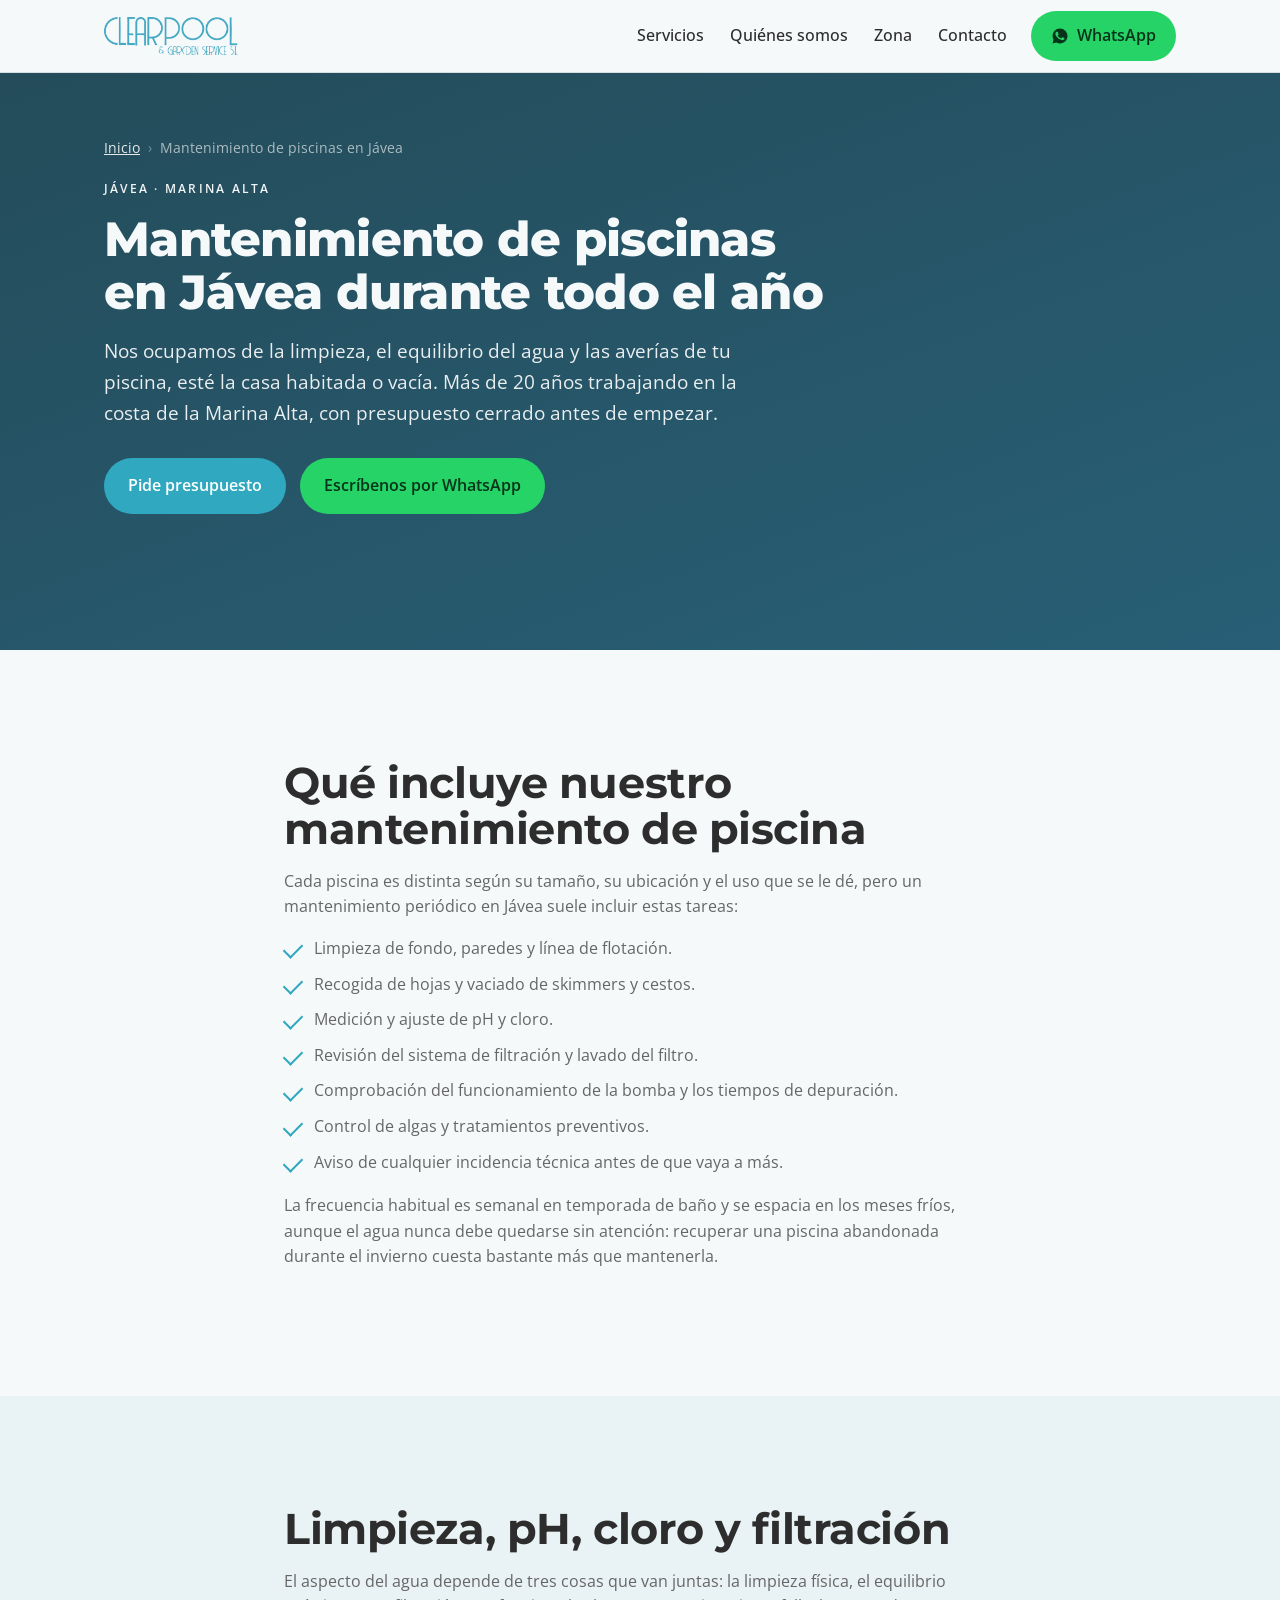
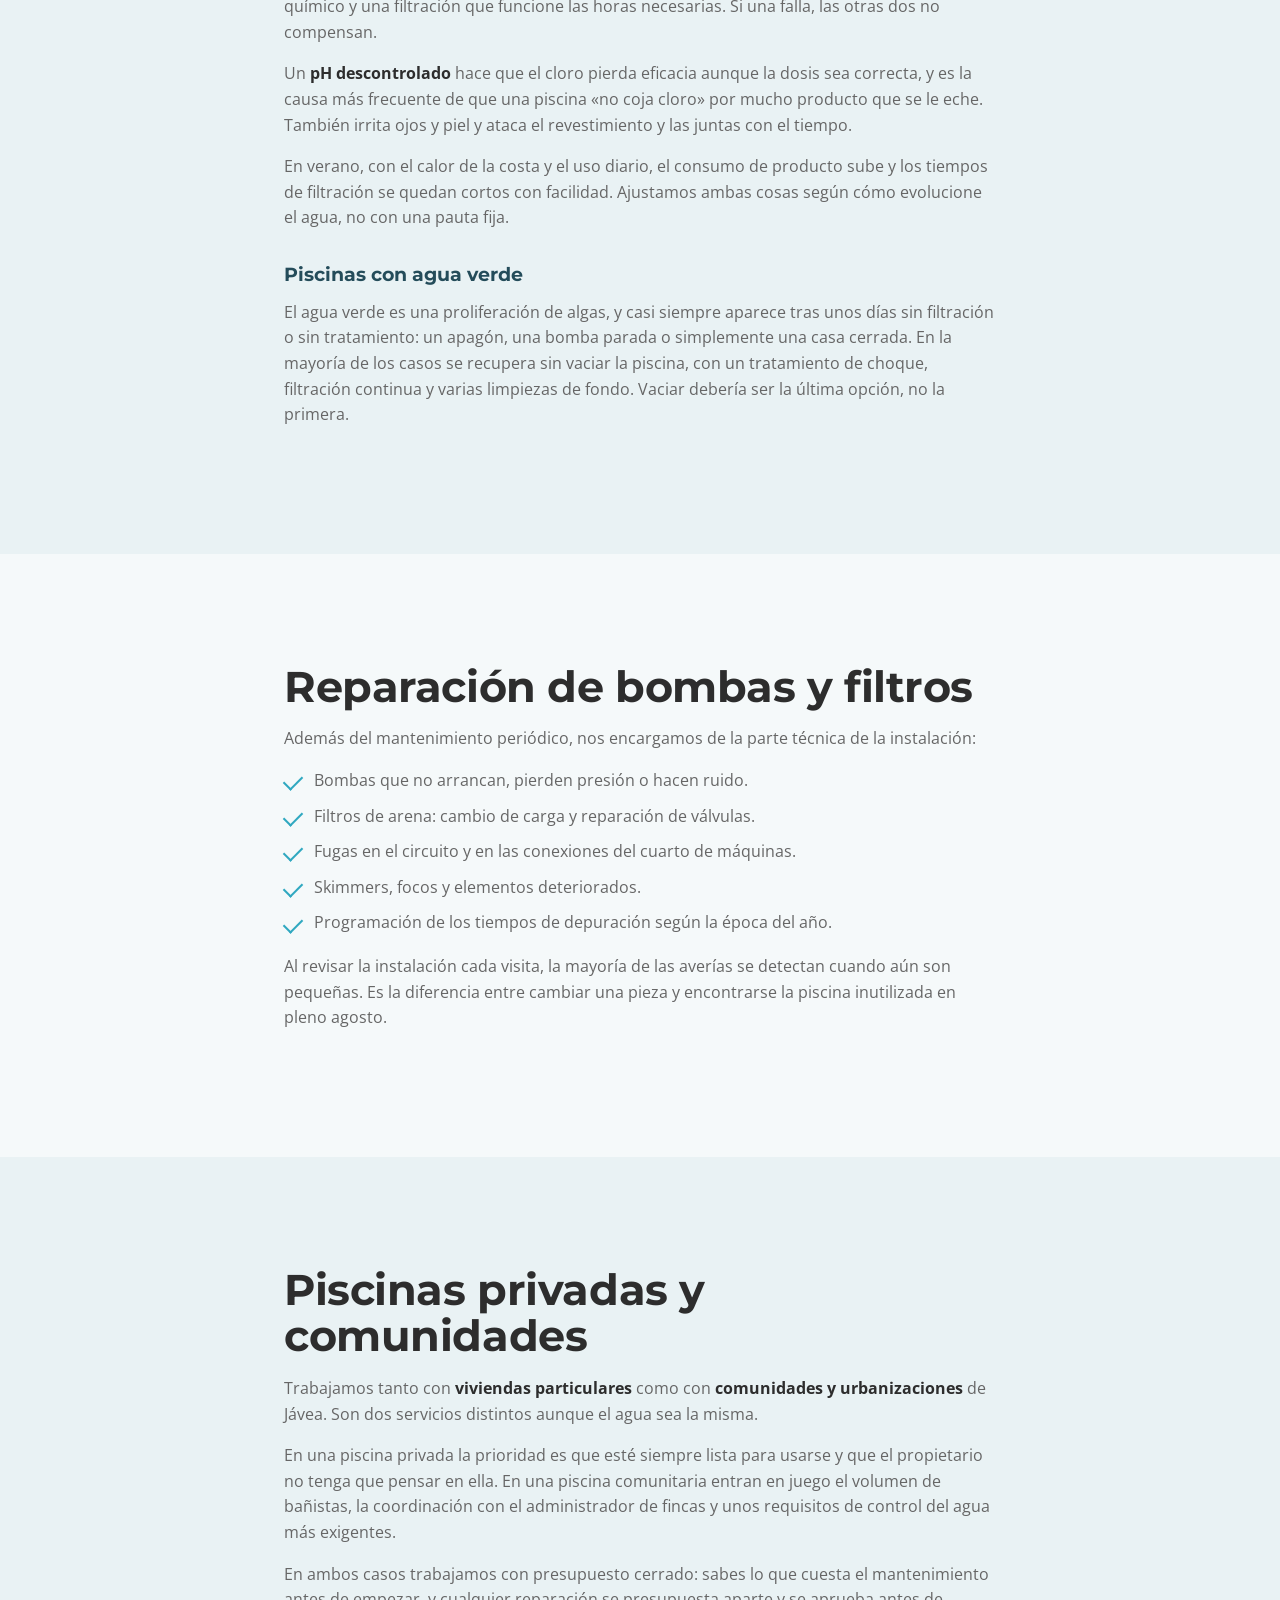
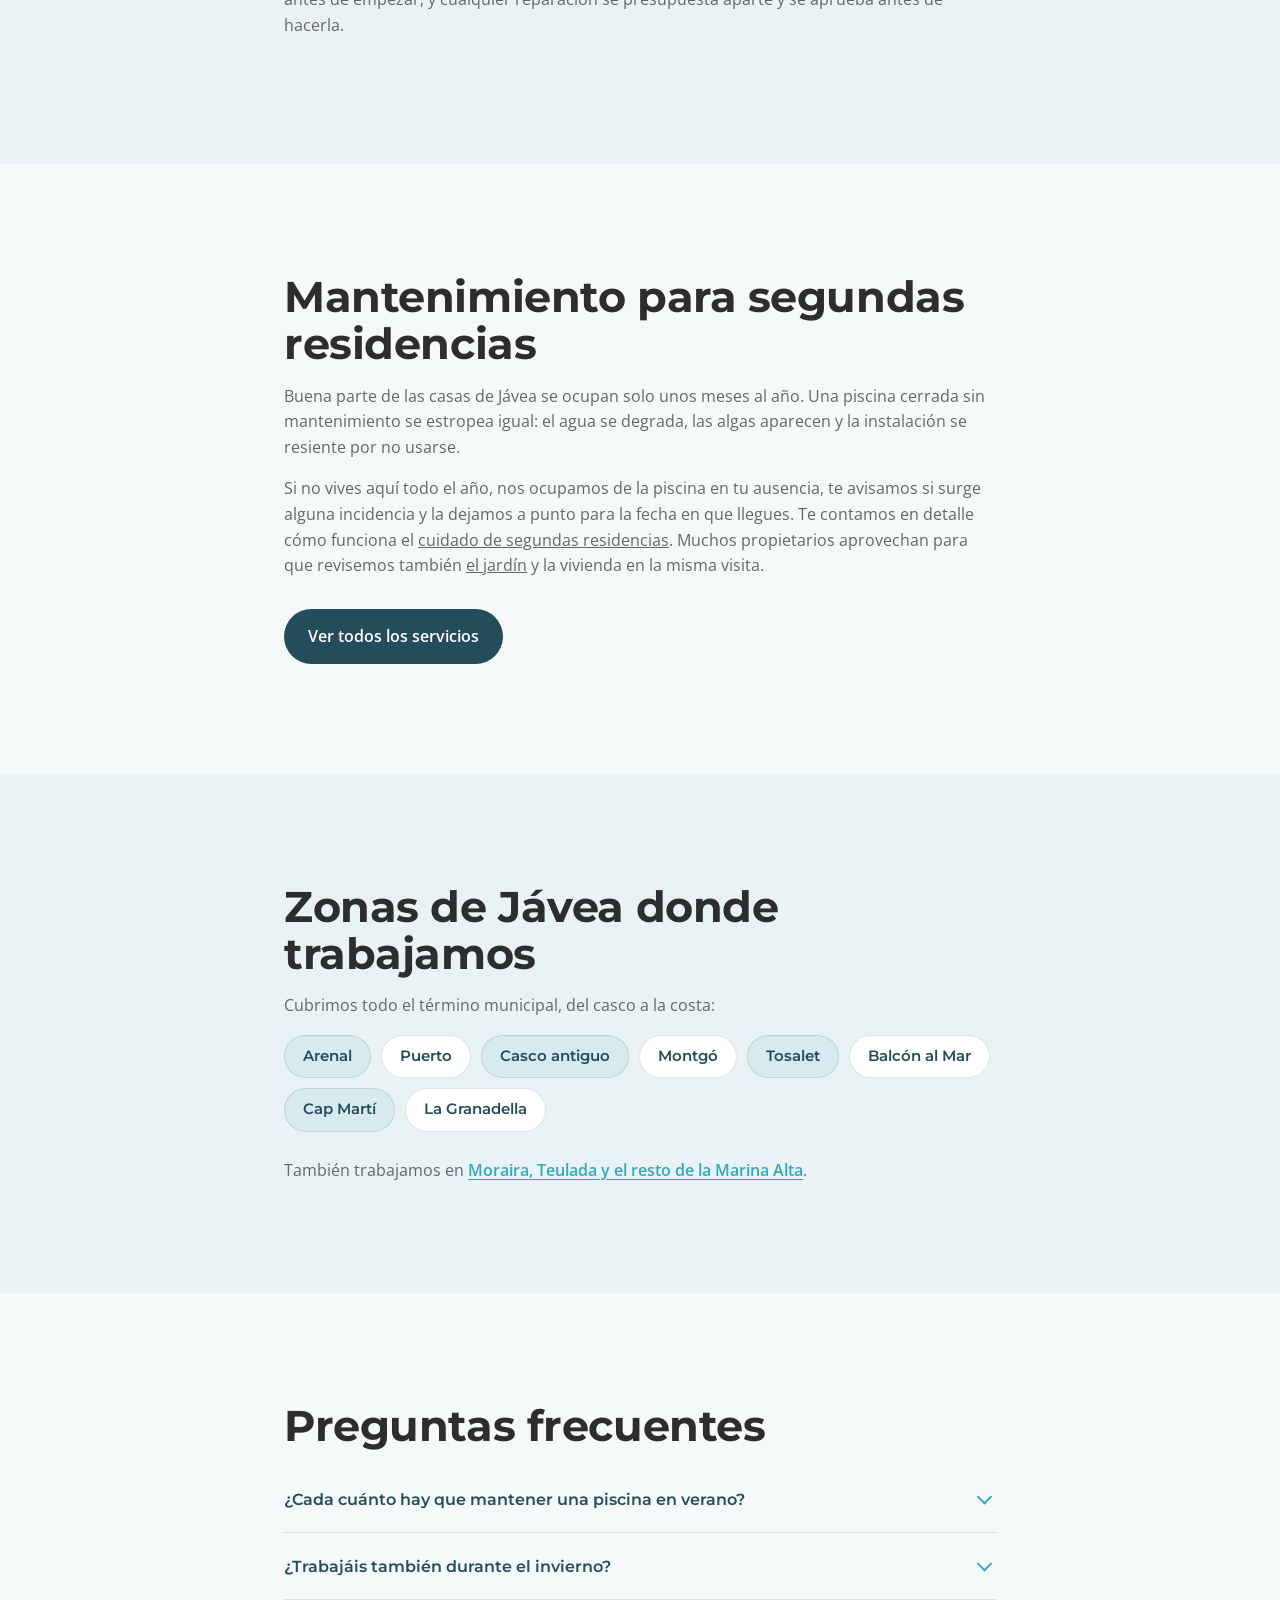
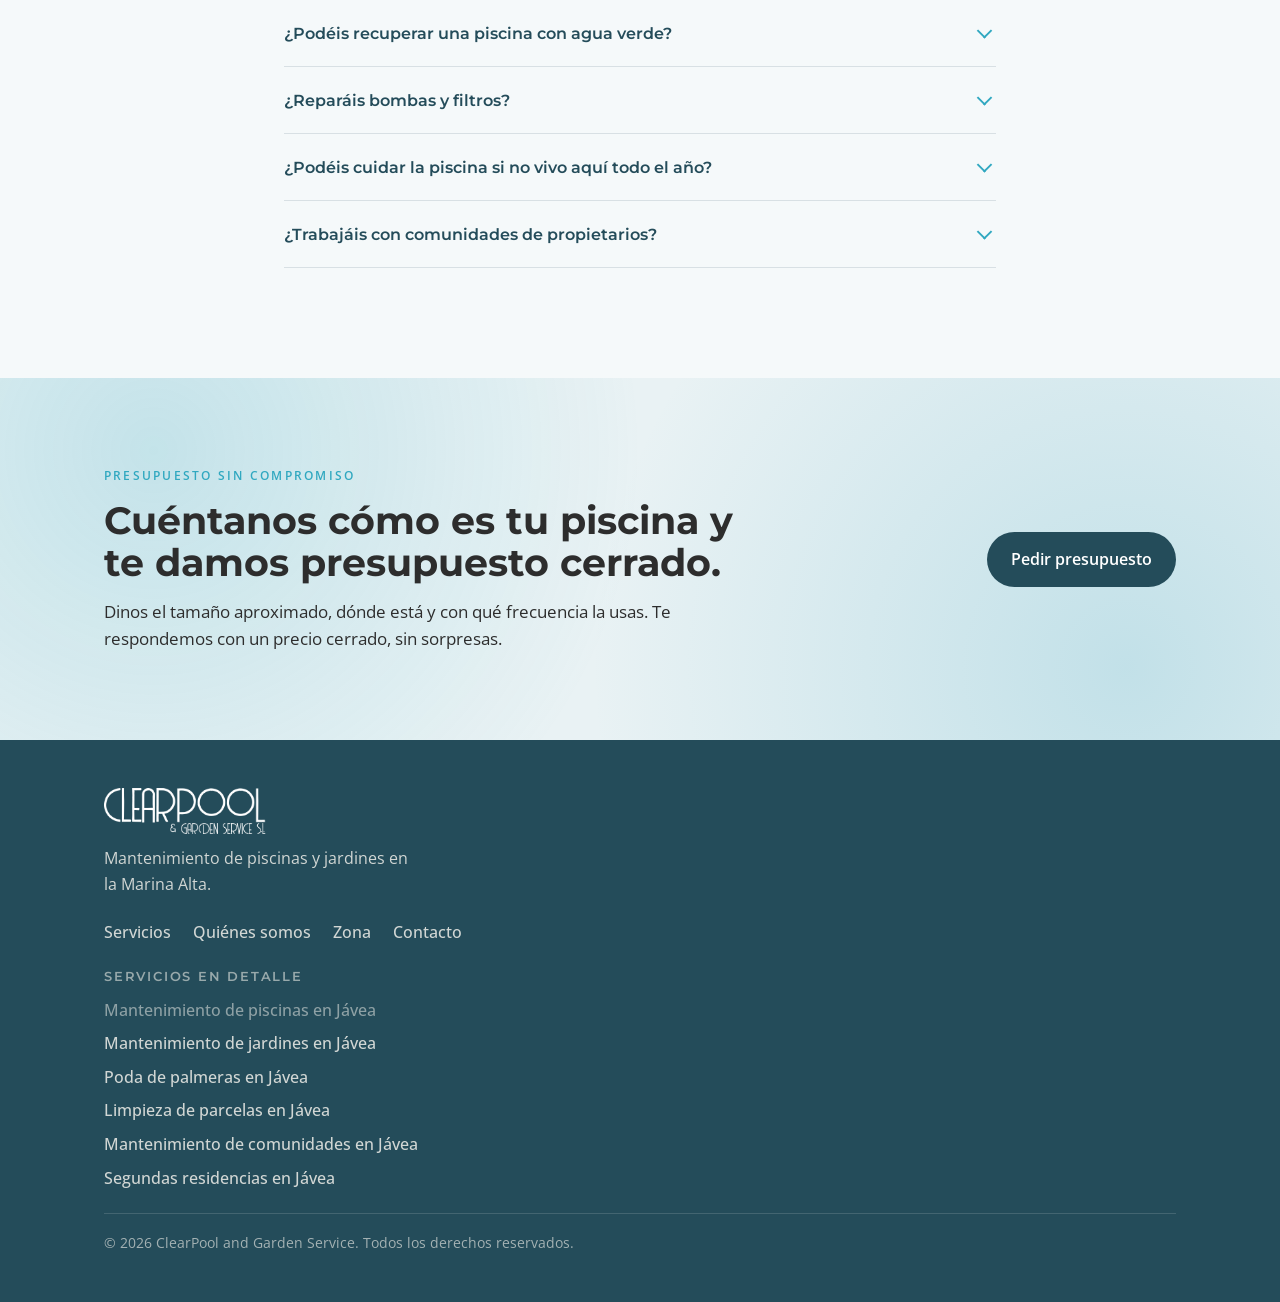
<file: mantenimiento-piscinas-javea/index.html>
<!DOCTYPE html>
<html lang="es-ES">
<head>
  <meta charset="UTF-8" />
  <meta name="viewport" content="width=device-width, initial-scale=1.0" />
  <title>Mantenimiento de piscinas en Jávea | ClearPool and Garden Service</title>
  <meta name="description" content="Mantenimiento y limpieza de piscinas en Jávea todo el año. Control de pH y cloro, filtración, reparación de bombas y filtros y recuperación de agua verde. Más de 20 años de experiencia y presupuesto cerrado." />
  <meta name="author" content="ClearPool and Garden Service" />
  <meta name="theme-color" content="#244c5a" />
  <link rel="canonical" href="https://clearpool.es/mantenimiento-piscinas-javea/" />

  <meta property="og:type" content="website" />
  <meta property="og:site_name" content="ClearPool and Garden Service" />
  <meta property="og:locale" content="es_ES" />
  <meta property="og:title" content="Mantenimiento de piscinas en Jávea | ClearPool and Garden Service" />
  <meta property="og:description" content="Mantenimiento y limpieza de piscinas en Jávea todo el año. pH, cloro, filtración, bombas, filtros y agua verde. Más de 20 años de experiencia." />
  <meta property="og:url" content="https://clearpool.es/mantenimiento-piscinas-javea/" />
  <meta property="og:image" content="https://clearpool.es/CLEARPOOL-LOGO-WEB.png" />
  <meta property="og:image:alt" content="Logotipo de ClearPool and Garden Service" />
  <meta name="twitter:card" content="summary_large_image" />
  <meta name="twitter:title" content="Mantenimiento de piscinas en Jávea | ClearPool and Garden Service" />
  <meta name="twitter:description" content="Mantenimiento y limpieza de piscinas en Jávea todo el año. Más de 20 años de experiencia." />
  <meta name="twitter:image" content="https://clearpool.es/CLEARPOOL-LOGO-WEB.png" />

  <link rel="icon" href="/CLEARPOOL-LOGO-WEB.png" type="image/png" />
  <link rel="apple-touch-icon" href="/CLEARPOOL-LOGO-WEB.png" />

  <link rel="preconnect" href="https://fonts.googleapis.com" />
  <link rel="preconnect" href="https://fonts.gstatic.com" crossorigin />
  <link href="https://fonts.googleapis.com/css2?family=Montserrat:wght@500;600;700;800&family=Open+Sans:wght@400;500;600;700&display=swap" rel="stylesheet" />
  <link rel="stylesheet" href="/styles.css?v=19" />
</head>
<body>
  <a class="skip-link" href="#main">Saltar al contenido</a>

  <header class="site-header" id="top">
    <div class="container header-inner">
      <a class="brand" href="/" aria-label="ClearPool and Garden Service, inicio">
        <img class="brand-logo" src="/CLEARPOOL-LOGO-WEB.png" alt="ClearPool and Garden Service" width="150" height="43" decoding="async" />
      </a>

      <nav class="nav" aria-label="Principal">
        <a href="/#servicios">Servicios</a>
        <a href="/#nosotros">Quiénes somos</a>
        <a href="/#zona">Zona</a>
        <a href="/#contacto">Contacto</a>
      </nav>

      <a class="btn btn-whatsapp header-cta" href="https://wa.me/34606447461?text=Hola%2C%20quiero%20informaci%C3%B3n%20sobre%20el%20mantenimiento%20de%20mi%20piscina%20en%20J%C3%A1vea" target="_blank" rel="noopener">
        <svg viewBox="0 0 24 24" width="18" height="18" aria-hidden="true" focusable="false"><path fill="currentColor" d="M12.04 2C6.58 2 2.13 6.45 2.13 11.91c0 1.75.46 3.45 1.32 4.95L2 22l5.25-1.38a9.9 9.9 0 0 0 4.79 1.22h.01c5.46 0 9.91-4.45 9.91-9.91 0-2.65-1.03-5.14-2.9-7.01A9.82 9.82 0 0 0 12.04 2Zm5.8 14.14c-.24.68-1.42 1.31-1.96 1.36-.5.05-1.14.22-3.66-.76-3.05-1.18-4.99-4.2-5.14-4.4-.15-.2-1.24-1.65-1.24-3.15 0-1.5.79-2.24 1.07-2.55.28-.3.62-.38.83-.38.21 0 .41 0 .6.01.19.01.45-.07.7.54.26.63.88 2.27.96 2.44.08.17.13.36.03.58-.1.22-.15.36-.3.55-.15.2-.31.44-.45.59-.15.17-.3.36-.13.7.17.34.76 1.25 1.63 2.03 1.12 1 2.06 1.31 2.36 1.46.3.15.47.12.64-.07.17-.2.72-.84.91-1.13.19-.29.39-.24.66-.14.27.1 1.7.8 1.99.95.29.15.49.22.56.34.07.13.07.73-.17 1.41Z"/></svg>
        WhatsApp
      </a>
    </div>
  </header>

  <main id="main">
    <section class="page-hero" aria-labelledby="page-title">
      <div class="container">
        <nav class="breadcrumb" aria-label="Migas de pan">
          <ol>
            <li><a href="/">Inicio</a></li>
            <li aria-current="page">Mantenimiento de piscinas en Jávea</li>
          </ol>
        </nav>
        <p class="eyebrow eyebrow-light">Jávea · Marina Alta</p>
        <h1 id="page-title" class="page-title">Mantenimiento de piscinas en Jávea durante todo el año</h1>
        <p class="page-lead">Nos ocupamos de la limpieza, el equilibrio del agua y las averías de tu piscina, esté la casa habitada o vacía. Más de 20 años trabajando en la costa de la Marina Alta, con presupuesto cerrado antes de empezar.</p>
        <div class="hero-actions">
          <a class="btn btn-sol" href="/#contacto">Pide presupuesto</a>
          <a class="btn btn-whatsapp" href="https://wa.me/34606447461?text=Hola%2C%20quiero%20informaci%C3%B3n%20sobre%20el%20mantenimiento%20de%20mi%20piscina%20en%20J%C3%A1vea" target="_blank" rel="noopener">Escríbenos por WhatsApp</a>
        </div>
      </div>
    </section>

    <section class="section" aria-labelledby="incluye-title">
      <div class="container prose">
        <h2 id="incluye-title" class="section-title">Qué incluye nuestro mantenimiento de piscina</h2>
        <p>Cada piscina es distinta según su tamaño, su ubicación y el uso que se le dé, pero un mantenimiento periódico en Jávea suele incluir estas tareas:</p>
        <ul class="check-list">
          <li>Limpieza de fondo, paredes y línea de flotación.</li>
          <li>Recogida de hojas y vaciado de skimmers y cestos.</li>
          <li>Medición y ajuste de pH y cloro.</li>
          <li>Revisión del sistema de filtración y lavado del filtro.</li>
          <li>Comprobación del funcionamiento de la bomba y los tiempos de depuración.</li>
          <li>Control de algas y tratamientos preventivos.</li>
          <li>Aviso de cualquier incidencia técnica antes de que vaya a más.</li>
        </ul>
        <p>La frecuencia habitual es semanal en temporada de baño y se espacia en los meses fríos, aunque el agua nunca debe quedarse sin atención: recuperar una piscina abandonada durante el invierno cuesta bastante más que mantenerla.</p>
      </div>
    </section>

    <section class="section section-alt" aria-labelledby="agua-title">
      <div class="container prose">
        <h2 id="agua-title" class="section-title">Limpieza, pH, cloro y filtración</h2>
        <p>El aspecto del agua depende de tres cosas que van juntas: la limpieza física, el equilibrio químico y una filtración que funcione las horas necesarias. Si una falla, las otras dos no compensan.</p>
        <p>Un <strong>pH descontrolado</strong> hace que el cloro pierda eficacia aunque la dosis sea correcta, y es la causa más frecuente de que una piscina «no coja cloro» por mucho producto que se le eche. También irrita ojos y piel y ataca el revestimiento y las juntas con el tiempo.</p>
        <p>En verano, con el calor de la costa y el uso diario, el consumo de producto sube y los tiempos de filtración se quedan cortos con facilidad. Ajustamos ambas cosas según cómo evolucione el agua, no con una pauta fija.</p>
        <h3>Piscinas con agua verde</h3>
        <p>El agua verde es una proliferación de algas, y casi siempre aparece tras unos días sin filtración o sin tratamiento: un apagón, una bomba parada o simplemente una casa cerrada. En la mayoría de los casos se recupera sin vaciar la piscina, con un tratamiento de choque, filtración continua y varias limpiezas de fondo. Vaciar debería ser la última opción, no la primera.</p>
      </div>
    </section>

    <section class="section" aria-labelledby="averias-title">
      <div class="container prose">
        <h2 id="averias-title" class="section-title">Reparación de bombas y filtros</h2>
        <p>Además del mantenimiento periódico, nos encargamos de la parte técnica de la instalación:</p>
        <ul class="check-list">
          <li>Bombas que no arrancan, pierden presión o hacen ruido.</li>
          <li>Filtros de arena: cambio de carga y reparación de válvulas.</li>
          <li>Fugas en el circuito y en las conexiones del cuarto de máquinas.</li>
          <li>Skimmers, focos y elementos deteriorados.</li>
          <li>Programación de los tiempos de depuración según la época del año.</li>
        </ul>
        <p>Al revisar la instalación cada visita, la mayoría de las averías se detectan cuando aún son pequeñas. Es la diferencia entre cambiar una pieza y encontrarse la piscina inutilizada en pleno agosto.</p>
      </div>
    </section>

    <section class="section section-alt" aria-labelledby="tipos-title">
      <div class="container prose">
        <h2 id="tipos-title" class="section-title">Piscinas privadas y comunidades</h2>
        <p>Trabajamos tanto con <strong>viviendas particulares</strong> como con <strong>comunidades y urbanizaciones</strong> de Jávea. Son dos servicios distintos aunque el agua sea la misma.</p>
        <p>En una piscina privada la prioridad es que esté siempre lista para usarse y que el propietario no tenga que pensar en ella. En una piscina comunitaria entran en juego el volumen de bañistas, la coordinación con el administrador de fincas y unos requisitos de control del agua más exigentes.</p>
        <p>En ambos casos trabajamos con presupuesto cerrado: sabes lo que cuesta el mantenimiento antes de empezar, y cualquier reparación se presupuesta aparte y se aprueba antes de hacerla.</p>
      </div>
    </section>

    <section class="section" aria-labelledby="segunda-title">
      <div class="container prose">
        <h2 id="segunda-title" class="section-title">Mantenimiento para segundas residencias</h2>
        <p>Buena parte de las casas de Jávea se ocupan solo unos meses al año. Una piscina cerrada sin mantenimiento se estropea igual: el agua se degrada, las algas aparecen y la instalación se resiente por no usarse.</p>
        <p>Si no vives aquí todo el año, nos ocupamos de la piscina en tu ausencia, te avisamos si surge alguna incidencia y la dejamos a punto para la fecha en que llegues. Te contamos en detalle cómo funciona el <a href="/mantenimiento-segundas-residencias-javea/">cuidado de segundas residencias</a>. Muchos propietarios aprovechan para que revisemos también <a href="/mantenimiento-jardines-javea/">el jardín</a> y la vivienda en la misma visita.</p>
        <p class="prose-cta">
          <a class="btn btn-dark" href="/#servicios">Ver todos los servicios</a>
        </p>
      </div>
    </section>

    <section class="section section-alt" aria-labelledby="zonas-title">
      <div class="container prose">
        <h2 id="zonas-title" class="section-title">Zonas de Jávea donde trabajamos</h2>
        <p>Cubrimos todo el término municipal, del casco a la costa:</p>
        <ul class="zone-chips">
          <li>Arenal</li>
          <li>Puerto</li>
          <li>Casco antiguo</li>
          <li>Montgó</li>
          <li>Tosalet</li>
          <li>Balcón al Mar</li>
          <li>Cap Martí</li>
          <li>La Granadella</li>
        </ul>
        <p class="zone-note">También trabajamos en <a href="/#zona">Moraira, Teulada y el resto de la Marina Alta</a>.</p>
      </div>
    </section>

    <section class="section" aria-labelledby="faq-title">
      <div class="container prose">
        <h2 id="faq-title" class="section-title">Preguntas frecuentes</h2>

        <details class="faq-item">
          <summary>¿Cada cuánto hay que mantener una piscina en verano?</summary>
          <p>Lo habitual en temporada de baño es una visita semanal. Con mucho uso, arbolado alrededor o una piscina pequeña con temperatura alta, puede hacer falta más frecuencia. Lo valoramos al ver la piscina y queda fijado en el presupuesto.</p>
        </details>

        <details class="faq-item">
          <summary>¿Trabajáis también durante el invierno?</summary>
          <p>Sí. El mantenimiento no se interrumpe, solo se espacia. Dejar el agua parada varios meses es la vía más rápida a una piscina verde y a una puesta a punto cara en primavera.</p>
        </details>

        <details class="faq-item">
          <summary>¿Podéis recuperar una piscina con agua verde?</summary>
          <p>En la mayoría de los casos sí, y sin vaciarla. Se hace un tratamiento de choque, se mantiene la filtración en marcha y se limpia el fondo varias veces hasta que el agua vuelve a estar clara. Cuánto tarda depende del estado de partida.</p>
        </details>

        <details class="faq-item">
          <summary>¿Reparáis bombas y filtros?</summary>
          <p>Sí. Nos ocupamos de la instalación completa: bombas, filtros, válvulas, fugas del circuito y elementos del vaso. Las reparaciones se presupuestan aparte del mantenimiento y se aprueban antes de ejecutarlas.</p>
        </details>

        <details class="faq-item">
          <summary>¿Podéis cuidar la piscina si no vivo aquí todo el año?</summary>
          <p>Es uno de nuestros servicios habituales en Jávea. Mantenemos la piscina en tu ausencia, te avisamos de cualquier incidencia y la dejamos lista para la fecha en la que llegues.</p>
        </details>

        <details class="faq-item">
          <summary>¿Trabajáis con comunidades de propietarios?</summary>
          <p>Sí, tanto con piscinas comunitarias como con el resto de zonas verdes. Trabajamos habitualmente con administradores de fincas y presentamos presupuesto cerrado para la comunidad.</p>
        </details>
      </div>
    </section>

    <section class="quote-band" aria-labelledby="cta-title">
      <div class="container quote-inner">
        <div class="quote-copy">
          <p class="eyebrow">Presupuesto sin compromiso</p>
          <h2 id="cta-title" class="quote-title">Cuéntanos cómo es tu piscina y te damos presupuesto cerrado.</h2>
          <p class="quote-text">Dinos el tamaño aproximado, dónde está y con qué frecuencia la usas. Te respondemos con un precio cerrado, sin sorpresas.</p>
        </div>
        <a class="btn btn-dark" href="/#contacto">Pedir presupuesto</a>
      </div>
    </section>
  </main>

  <footer class="site-footer">
    <div class="container footer-inner">
      <div class="footer-brand">
        <img class="brand-logo brand-logo-light" src="/CLEARPOOL-LOGO-WEB.png" alt="ClearPool and Garden Service" width="170" height="48" loading="lazy" decoding="async" />
        <p>Mantenimiento de piscinas y jardines en la Marina Alta.</p>
      </div>
      <nav class="footer-nav" aria-label="Pie de página">
        <a href="/#servicios">Servicios</a>
        <a href="/#nosotros">Quiénes somos</a>
        <a href="/#zona">Zona</a>
        <a href="/#contacto">Contacto</a>
      </nav>
      <nav class="footer-services" aria-label="Páginas de servicio">
        <p class="footer-heading">Servicios en detalle</p>
        <ul>
          <li><a href="/mantenimiento-piscinas-javea/" aria-current="page">Mantenimiento de piscinas en Jávea</a></li>
          <li><a href="/mantenimiento-jardines-javea/">Mantenimiento de jardines en Jávea</a></li>
          <li><a href="/poda-palmeras-javea/">Poda de palmeras en Jávea</a></li>
          <li><a href="/limpieza-parcelas-javea/">Limpieza de parcelas en Jávea</a></li>
          <li><a href="/mantenimiento-comunidades-javea/">Mantenimiento de comunidades en Jávea</a></li>
          <li><a href="/mantenimiento-segundas-residencias-javea/">Segundas residencias en Jávea</a></li>
        </ul>
      </nav>
      <p class="footer-legal">© <span id="year">2026</span> ClearPool and Garden Service. Todos los derechos reservados.</p>
    </div>
  </footer>

  <a class="whatsapp-fab" href="https://wa.me/34606447461?text=Hola%2C%20quiero%20informaci%C3%B3n%20sobre%20el%20mantenimiento%20de%20mi%20piscina%20en%20J%C3%A1vea" target="_blank" rel="noopener" aria-label="Escríbenos por WhatsApp">
    <svg viewBox="0 0 24 24" width="28" height="28" aria-hidden="true" focusable="false"><path fill="currentColor" d="M12.04 2C6.58 2 2.13 6.45 2.13 11.91c0 1.75.46 3.45 1.32 4.95L2 22l5.25-1.38a9.9 9.9 0 0 0 4.79 1.22h.01c5.46 0 9.91-4.45 9.91-9.91 0-2.65-1.03-5.14-2.9-7.01A9.82 9.82 0 0 0 12.04 2Zm5.8 14.14c-.24.68-1.42 1.31-1.96 1.36-.5.05-1.14.22-3.66-.76-3.05-1.18-4.99-4.2-5.14-4.4-.15-.2-1.24-1.65-1.24-3.15 0-1.5.79-2.24 1.07-2.55.28-.3.62-.38.83-.38.21 0 .41 0 .6.01.19.01.45-.07.7.54.26.63.88 2.27.96 2.44.08.17.13.36.03.58-.1.22-.15.36-.3.55-.15.2-.31.44-.45.59-.15.17-.3.36-.13.7.17.34.76 1.25 1.63 2.03 1.12 1 2.06 1.31 2.36 1.46.3.15.47.12.64-.07.17-.2.72-.84.91-1.13.19-.29.39-.24.66-.14.27.1 1.7.8 1.99.95.29.15.49.22.56.34.07.13.07.73-.17 1.41Z"/></svg>
  </a>

  <script type="application/ld+json">
  {
    "@context": "https://schema.org",
    "@graph": [
      {
        "@type": "BreadcrumbList",
        "itemListElement": [
          { "@type": "ListItem", "position": 1, "name": "Inicio", "item": "https://clearpool.es/" },
          { "@type": "ListItem", "position": 2, "name": "Mantenimiento de piscinas en Jávea", "item": "https://clearpool.es/mantenimiento-piscinas-javea/" }
        ]
      },
      {
        "@type": "Service",
        "name": "Mantenimiento de piscinas en Jávea",
        "serviceType": "Mantenimiento y reparación de piscinas",
        "description": "Mantenimiento periódico de piscinas en Jávea: limpieza, control de pH y cloro, filtración, reparación de bombas y filtros y recuperación de aguas verdes.",
        "url": "https://clearpool.es/mantenimiento-piscinas-javea/",
        "provider": { "@id": "https://clearpool.es/#business" },
        "areaServed": { "@type": "City", "name": "Jávea" }
      },
      {
        "@type": "FAQPage",
        "mainEntity": [
          {
            "@type": "Question",
            "name": "¿Cada cuánto hay que mantener una piscina en verano?",
            "acceptedAnswer": { "@type": "Answer", "text": "Lo habitual en temporada de baño es una visita semanal. Con mucho uso, arbolado alrededor o una piscina pequeña con temperatura alta, puede hacer falta más frecuencia. Lo valoramos al ver la piscina y queda fijado en el presupuesto." }
          },
          {
            "@type": "Question",
            "name": "¿Trabajáis también durante el invierno?",
            "acceptedAnswer": { "@type": "Answer", "text": "Sí. El mantenimiento no se interrumpe, solo se espacia. Dejar el agua parada varios meses es la vía más rápida a una piscina verde y a una puesta a punto cara en primavera." }
          },
          {
            "@type": "Question",
            "name": "¿Podéis recuperar una piscina con agua verde?",
            "acceptedAnswer": { "@type": "Answer", "text": "En la mayoría de los casos sí, y sin vaciarla. Se hace un tratamiento de choque, se mantiene la filtración en marcha y se limpia el fondo varias veces hasta que el agua vuelve a estar clara. Cuánto tarda depende del estado de partida." }
          },
          {
            "@type": "Question",
            "name": "¿Reparáis bombas y filtros?",
            "acceptedAnswer": { "@type": "Answer", "text": "Sí. Nos ocupamos de la instalación completa: bombas, filtros, válvulas, fugas del circuito y elementos del vaso. Las reparaciones se presupuestan aparte del mantenimiento y se aprueban antes de ejecutarlas." }
          },
          {
            "@type": "Question",
            "name": "¿Podéis cuidar la piscina si no vivo aquí todo el año?",
            "acceptedAnswer": { "@type": "Answer", "text": "Es uno de nuestros servicios habituales en Jávea. Mantenemos la piscina en tu ausencia, te avisamos de cualquier incidencia y la dejamos lista para la fecha en la que llegues." }
          },
          {
            "@type": "Question",
            "name": "¿Trabajáis con comunidades de propietarios?",
            "acceptedAnswer": { "@type": "Answer", "text": "Sí, tanto con piscinas comunitarias como con el resto de zonas verdes. Trabajamos habitualmente con administradores de fincas y presentamos presupuesto cerrado para la comunidad." }
          }
        ]
      }
    ]
  }
  </script>

  <script src="/script.js?v=3" defer></script>
</body>
</html>
</file>
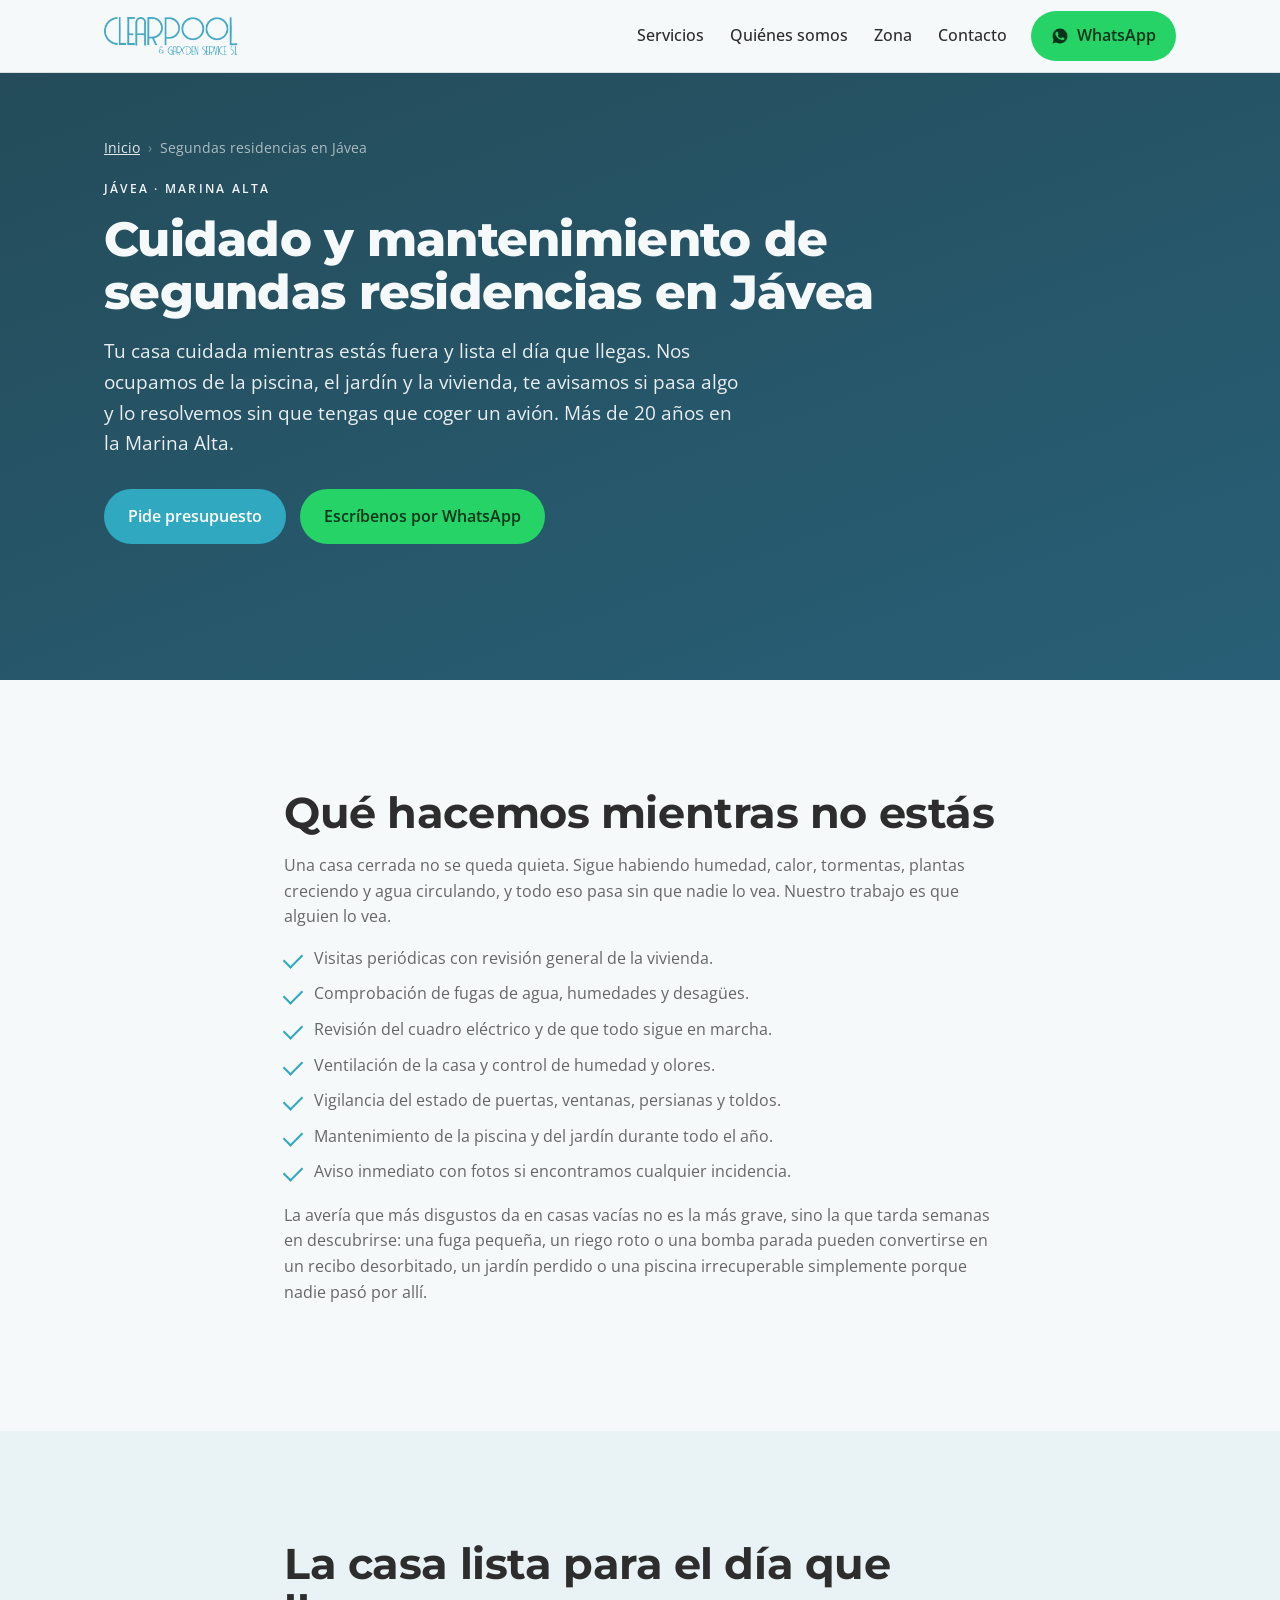
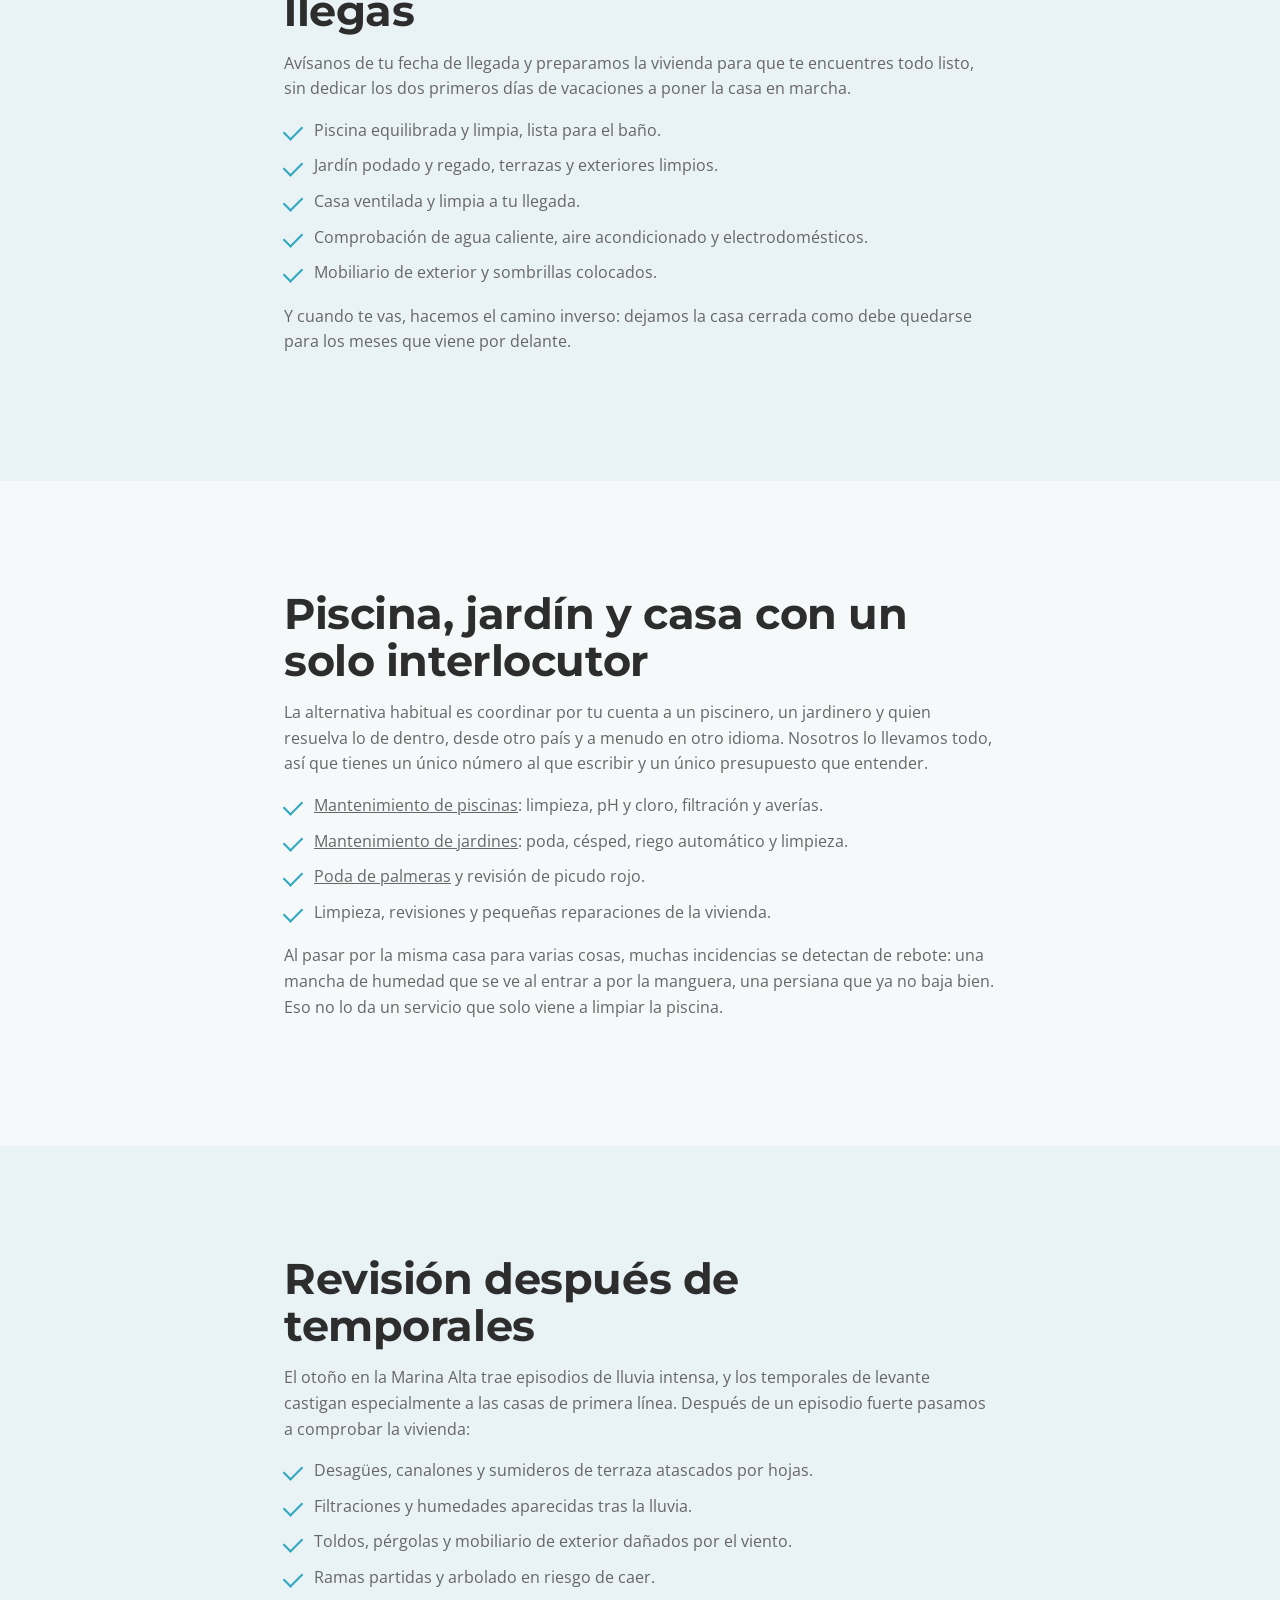
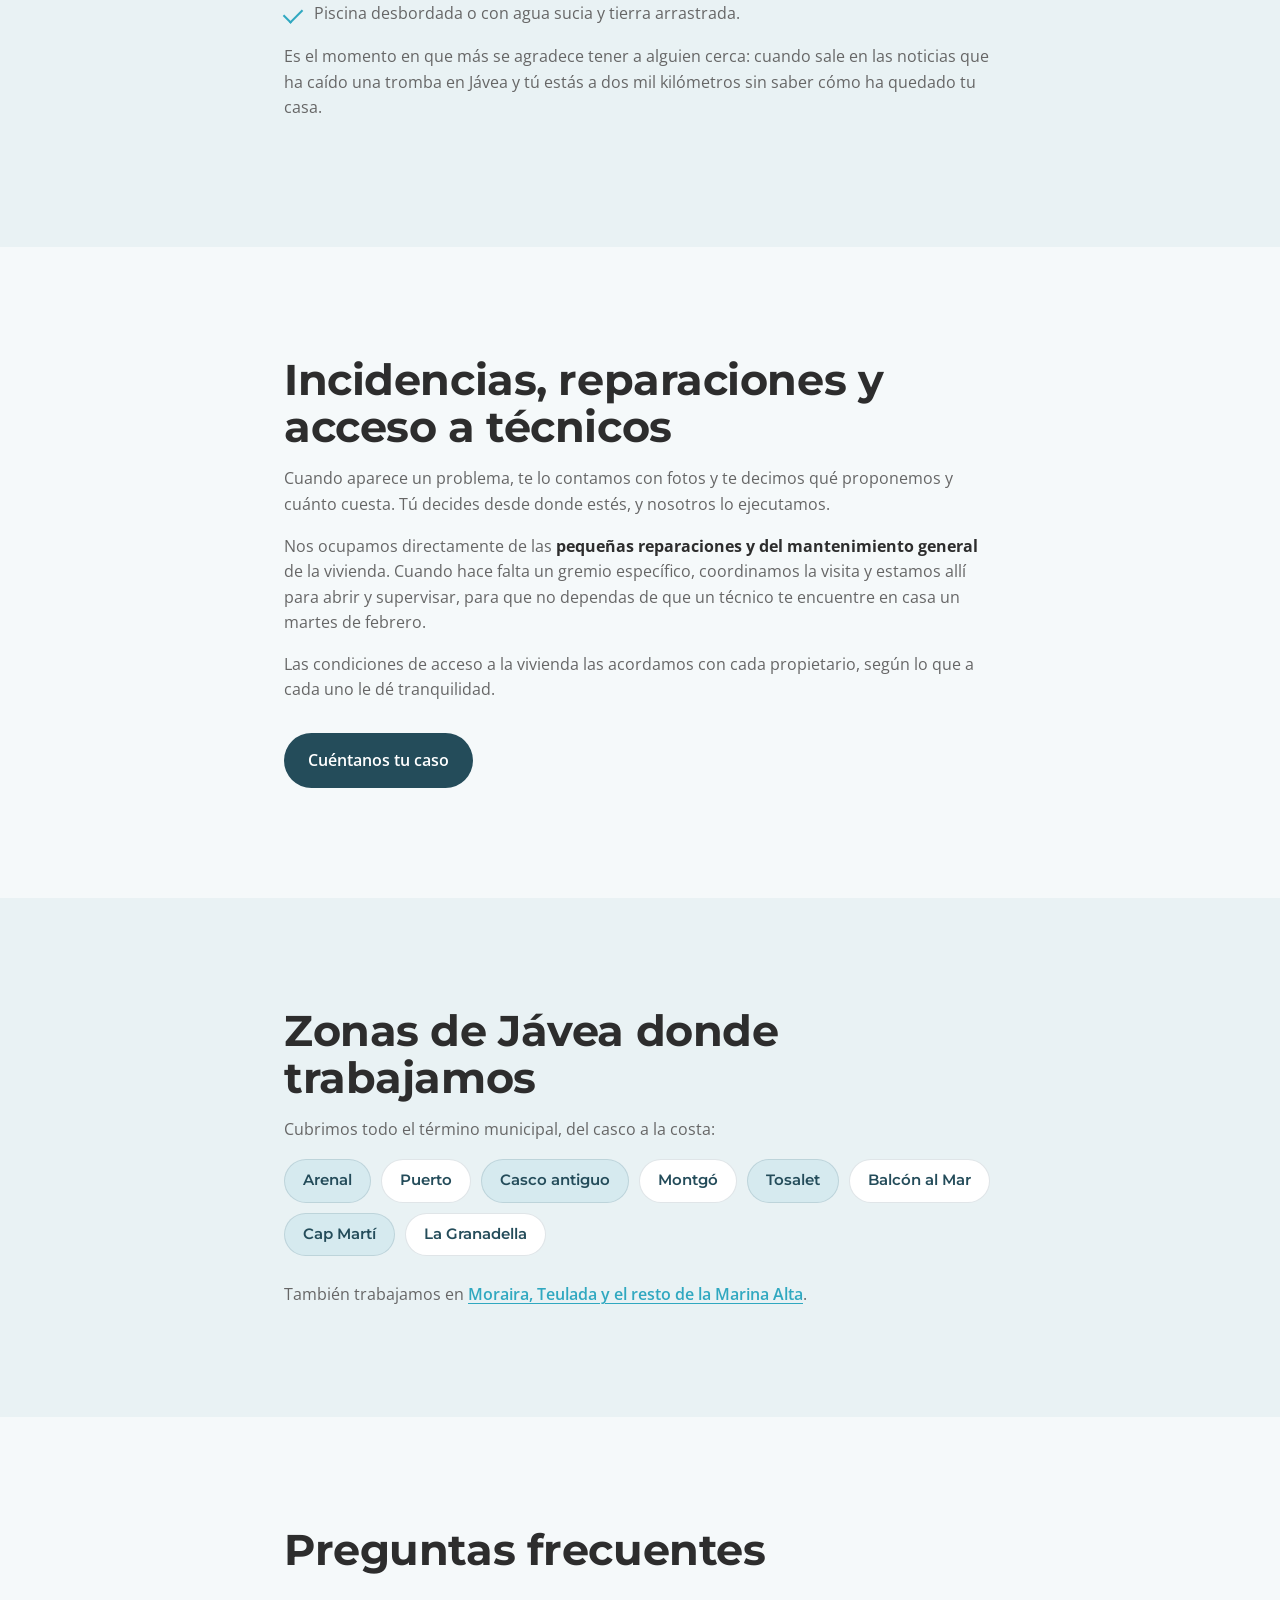
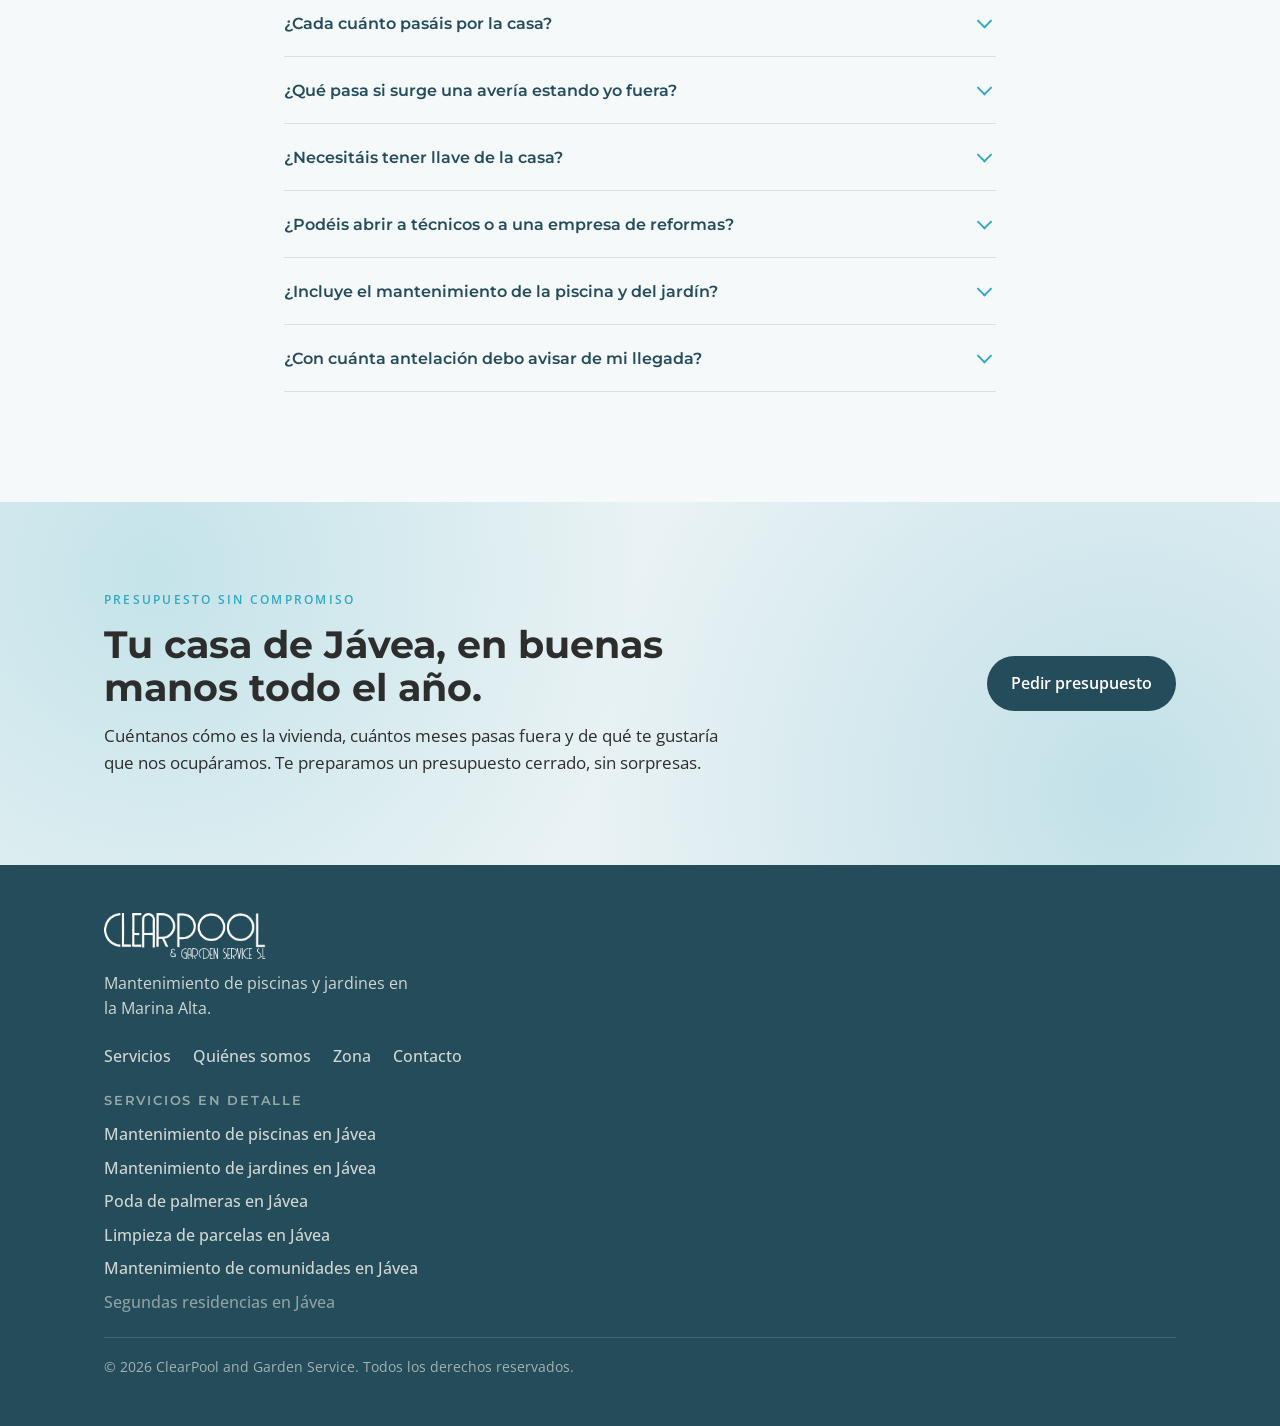
<file: mantenimiento-segundas-residencias-javea/index.html>
<!DOCTYPE html>
<html lang="es-ES">
<head>
  <meta charset="UTF-8" />
  <meta name="viewport" content="width=device-width, initial-scale=1.0" />
  <title>Mantenimiento de segundas residencias en Jávea | ClearPool and Garden Service</title>
  <meta name="description" content="Cuidamos tu segunda residencia en Jávea mientras estás fuera: revisiones periódicas, piscina, jardín, avisos de incidencias y la casa lista para el día que llegas. Más de 20 años en la Marina Alta." />
  <meta name="author" content="ClearPool and Garden Service" />
  <meta name="theme-color" content="#244c5a" />
  <link rel="canonical" href="https://clearpool.es/mantenimiento-segundas-residencias-javea/" />

  <meta property="og:type" content="website" />
  <meta property="og:site_name" content="ClearPool and Garden Service" />
  <meta property="og:locale" content="es_ES" />
  <meta property="og:title" content="Mantenimiento de segundas residencias en Jávea | ClearPool and Garden Service" />
  <meta property="og:description" content="Tu casa de Jávea cuidada mientras estás fuera y lista para el día que llegas: revisiones, piscina, jardín y aviso de incidencias." />
  <meta property="og:url" content="https://clearpool.es/mantenimiento-segundas-residencias-javea/" />
  <meta property="og:image" content="https://clearpool.es/CLEARPOOL-LOGO-WEB.png" />
  <meta property="og:image:alt" content="Logotipo de ClearPool and Garden Service" />
  <meta name="twitter:card" content="summary_large_image" />
  <meta name="twitter:title" content="Mantenimiento de segundas residencias en Jávea | ClearPool and Garden Service" />
  <meta name="twitter:description" content="Tu casa de Jávea cuidada mientras estás fuera y lista para el día que llegas." />
  <meta name="twitter:image" content="https://clearpool.es/CLEARPOOL-LOGO-WEB.png" />

  <link rel="icon" href="/CLEARPOOL-LOGO-WEB.png" type="image/png" />
  <link rel="apple-touch-icon" href="/CLEARPOOL-LOGO-WEB.png" />

  <link rel="preconnect" href="https://fonts.googleapis.com" />
  <link rel="preconnect" href="https://fonts.gstatic.com" crossorigin />
  <link href="https://fonts.googleapis.com/css2?family=Montserrat:wght@500;600;700;800&family=Open+Sans:wght@400;500;600;700&display=swap" rel="stylesheet" />
  <link rel="stylesheet" href="/styles.css?v=19" />
</head>
<body>
  <a class="skip-link" href="#main">Saltar al contenido</a>

  <header class="site-header" id="top">
    <div class="container header-inner">
      <a class="brand" href="/" aria-label="ClearPool and Garden Service, inicio">
        <img class="brand-logo" src="/CLEARPOOL-LOGO-WEB.png" alt="ClearPool and Garden Service" width="150" height="43" decoding="async" />
      </a>

      <nav class="nav" aria-label="Principal">
        <a href="/#servicios">Servicios</a>
        <a href="/#nosotros">Quiénes somos</a>
        <a href="/#zona">Zona</a>
        <a href="/#contacto">Contacto</a>
      </nav>

      <a class="btn btn-whatsapp header-cta" href="https://wa.me/34606447461?text=Hola%2C%20quiero%20informaci%C3%B3n%20sobre%20el%20cuidado%20de%20mi%20segunda%20residencia%20en%20J%C3%A1vea" target="_blank" rel="noopener">
        <svg viewBox="0 0 24 24" width="18" height="18" aria-hidden="true" focusable="false"><path fill="currentColor" d="M12.04 2C6.58 2 2.13 6.45 2.13 11.91c0 1.75.46 3.45 1.32 4.95L2 22l5.25-1.38a9.9 9.9 0 0 0 4.79 1.22h.01c5.46 0 9.91-4.45 9.91-9.91 0-2.65-1.03-5.14-2.9-7.01A9.82 9.82 0 0 0 12.04 2Zm5.8 14.14c-.24.68-1.42 1.31-1.96 1.36-.5.05-1.14.22-3.66-.76-3.05-1.18-4.99-4.2-5.14-4.4-.15-.2-1.24-1.65-1.24-3.15 0-1.5.79-2.24 1.07-2.55.28-.3.62-.38.83-.38.21 0 .41 0 .6.01.19.01.45-.07.7.54.26.63.88 2.27.96 2.44.08.17.13.36.03.58-.1.22-.15.36-.3.55-.15.2-.31.44-.45.59-.15.17-.3.36-.13.7.17.34.76 1.25 1.63 2.03 1.12 1 2.06 1.31 2.36 1.46.3.15.47.12.64-.07.17-.2.72-.84.91-1.13.19-.29.39-.24.66-.14.27.1 1.7.8 1.99.95.29.15.49.22.56.34.07.13.07.73-.17 1.41Z"/></svg>
        WhatsApp
      </a>
    </div>
  </header>

  <main id="main">
    <section class="page-hero" aria-labelledby="page-title">
      <div class="container">
        <nav class="breadcrumb" aria-label="Migas de pan">
          <ol>
            <li><a href="/">Inicio</a></li>
            <li aria-current="page">Segundas residencias en Jávea</li>
          </ol>
        </nav>
        <p class="eyebrow eyebrow-light">Jávea · Marina Alta</p>
        <h1 id="page-title" class="page-title">Cuidado y mantenimiento de segundas residencias en Jávea</h1>
        <p class="page-lead">Tu casa cuidada mientras estás fuera y lista el día que llegas. Nos ocupamos de la piscina, el jardín y la vivienda, te avisamos si pasa algo y lo resolvemos sin que tengas que coger un avión. Más de 20 años en la Marina Alta.</p>
        <div class="hero-actions">
          <a class="btn btn-sol" href="/#contacto">Pide presupuesto</a>
          <a class="btn btn-whatsapp" href="https://wa.me/34606447461?text=Hola%2C%20quiero%20informaci%C3%B3n%20sobre%20el%20cuidado%20de%20mi%20segunda%20residencia%20en%20J%C3%A1vea" target="_blank" rel="noopener">Escríbenos por WhatsApp</a>
        </div>
      </div>
    </section>

    <section class="section" aria-labelledby="ausencia-title">
      <div class="container prose">
        <h2 id="ausencia-title" class="section-title">Qué hacemos mientras no estás</h2>
        <p>Una casa cerrada no se queda quieta. Sigue habiendo humedad, calor, tormentas, plantas creciendo y agua circulando, y todo eso pasa sin que nadie lo vea. Nuestro trabajo es que alguien lo vea.</p>
        <ul class="check-list">
          <li>Visitas periódicas con revisión general de la vivienda.</li>
          <li>Comprobación de fugas de agua, humedades y desagües.</li>
          <li>Revisión del cuadro eléctrico y de que todo sigue en marcha.</li>
          <li>Ventilación de la casa y control de humedad y olores.</li>
          <li>Vigilancia del estado de puertas, ventanas, persianas y toldos.</li>
          <li>Mantenimiento de la piscina y del jardín durante todo el año.</li>
          <li>Aviso inmediato con fotos si encontramos cualquier incidencia.</li>
        </ul>
        <p>La avería que más disgustos da en casas vacías no es la más grave, sino la que tarda semanas en descubrirse: una fuga pequeña, un riego roto o una bomba parada pueden convertirse en un recibo desorbitado, un jardín perdido o una piscina irrecuperable simplemente porque nadie pasó por allí.</p>
      </div>
    </section>

    <section class="section section-alt" aria-labelledby="llegada-title">
      <div class="container prose">
        <h2 id="llegada-title" class="section-title">La casa lista para el día que llegas</h2>
        <p>Avísanos de tu fecha de llegada y preparamos la vivienda para que te encuentres todo listo, sin dedicar los dos primeros días de vacaciones a poner la casa en marcha.</p>
        <ul class="check-list">
          <li>Piscina equilibrada y limpia, lista para el baño.</li>
          <li>Jardín podado y regado, terrazas y exteriores limpios.</li>
          <li>Casa ventilada y limpia a tu llegada.</li>
          <li>Comprobación de agua caliente, aire acondicionado y electrodomésticos.</li>
          <li>Mobiliario de exterior y sombrillas colocados.</li>
        </ul>
        <p>Y cuando te vas, hacemos el camino inverso: dejamos la casa cerrada como debe quedarse para los meses que viene por delante.</p>
      </div>
    </section>

    <section class="section" aria-labelledby="todo-title">
      <div class="container prose">
        <h2 id="todo-title" class="section-title">Piscina, jardín y casa con un solo interlocutor</h2>
        <p>La alternativa habitual es coordinar por tu cuenta a un piscinero, un jardinero y quien resuelva lo de dentro, desde otro país y a menudo en otro idioma. Nosotros lo llevamos todo, así que tienes un único número al que escribir y un único presupuesto que entender.</p>
        <ul class="check-list">
          <li><a href="/mantenimiento-piscinas-javea/">Mantenimiento de piscinas</a>: limpieza, pH y cloro, filtración y averías.</li>
          <li><a href="/mantenimiento-jardines-javea/">Mantenimiento de jardines</a>: poda, césped, riego automático y limpieza.</li>
          <li><a href="/poda-palmeras-javea/">Poda de palmeras</a> y revisión de picudo rojo.</li>
          <li>Limpieza, revisiones y pequeñas reparaciones de la vivienda.</li>
        </ul>
        <p>Al pasar por la misma casa para varias cosas, muchas incidencias se detectan de rebote: una mancha de humedad que se ve al entrar a por la manguera, una persiana que ya no baja bien. Eso no lo da un servicio que solo viene a limpiar la piscina.</p>
      </div>
    </section>

    <section class="section section-alt" aria-labelledby="temporales-title">
      <div class="container prose">
        <h2 id="temporales-title" class="section-title">Revisión después de temporales</h2>
        <p>El otoño en la Marina Alta trae episodios de lluvia intensa, y los temporales de levante castigan especialmente a las casas de primera línea. Después de un episodio fuerte pasamos a comprobar la vivienda:</p>
        <ul class="check-list">
          <li>Desagües, canalones y sumideros de terraza atascados por hojas.</li>
          <li>Filtraciones y humedades aparecidas tras la lluvia.</li>
          <li>Toldos, pérgolas y mobiliario de exterior dañados por el viento.</li>
          <li>Ramas partidas y arbolado en riesgo de caer.</li>
          <li>Piscina desbordada o con agua sucia y tierra arrastrada.</li>
        </ul>
        <p>Es el momento en que más se agradece tener a alguien cerca: cuando sale en las noticias que ha caído una tromba en Jávea y tú estás a dos mil kilómetros sin saber cómo ha quedado tu casa.</p>
      </div>
    </section>

    <section class="section" aria-labelledby="reparaciones-title">
      <div class="container prose">
        <h2 id="reparaciones-title" class="section-title">Incidencias, reparaciones y acceso a técnicos</h2>
        <p>Cuando aparece un problema, te lo contamos con fotos y te decimos qué proponemos y cuánto cuesta. Tú decides desde donde estés, y nosotros lo ejecutamos.</p>
        <p>Nos ocupamos directamente de las <strong>pequeñas reparaciones y del mantenimiento general</strong> de la vivienda. Cuando hace falta un gremio específico, coordinamos la visita y estamos allí para abrir y supervisar, para que no dependas de que un técnico te encuentre en casa un martes de febrero.</p>
        <p>Las condiciones de acceso a la vivienda las acordamos con cada propietario, según lo que a cada uno le dé tranquilidad.</p>
        <p class="prose-cta">
          <a class="btn btn-dark" href="/#contacto">Cuéntanos tu caso</a>
        </p>
      </div>
    </section>

    <section class="section section-alt" aria-labelledby="zonas-title">
      <div class="container prose">
        <h2 id="zonas-title" class="section-title">Zonas de Jávea donde trabajamos</h2>
        <p>Cubrimos todo el término municipal, del casco a la costa:</p>
        <ul class="zone-chips">
          <li>Arenal</li>
          <li>Puerto</li>
          <li>Casco antiguo</li>
          <li>Montgó</li>
          <li>Tosalet</li>
          <li>Balcón al Mar</li>
          <li>Cap Martí</li>
          <li>La Granadella</li>
        </ul>
        <p class="zone-note">También trabajamos en <a href="/#zona">Moraira, Teulada y el resto de la Marina Alta</a>.</p>
      </div>
    </section>

    <section class="section" aria-labelledby="faq-title">
      <div class="container prose">
        <h2 id="faq-title" class="section-title">Preguntas frecuentes</h2>

        <details class="faq-item">
          <summary>¿Cada cuánto pasáis por la casa?</summary>
          <p>Depende de lo que necesites y de si hay piscina y jardín, que marcan su propio ritmo. Lo habitual es combinar las visitas de mantenimiento de exteriores con una revisión de la vivienda. Queda fijado en el presupuesto, con la frecuencia por escrito.</p>
        </details>

        <details class="faq-item">
          <summary>¿Qué pasa si surge una avería estando yo fuera?</summary>
          <p>Te avisamos en cuanto lo detectamos, con fotos y una propuesta de solución con su coste. Tú decides desde donde estés y nosotros lo resolvemos. Si es algo urgente que puede ir a más, como una fuga de agua, actuamos primero para contenerlo y te informamos enseguida.</p>
        </details>

        <details class="faq-item">
          <summary>¿Necesitáis tener llave de la casa?</summary>
          <p>Hace falta algún modo de acceso para poder trabajar dentro, pero cómo se organiza lo acordamos con cada propietario. Hay quien nos deja llave, quien prefiere coordinar cada visita y quien solo nos encarga los exteriores. Nos adaptamos a lo que te dé tranquilidad.</p>
        </details>

        <details class="faq-item">
          <summary>¿Podéis abrir a técnicos o a una empresa de reformas?</summary>
          <p>Sí. Coordinamos la cita, abrimos y supervisamos el trabajo, y te contamos cómo ha quedado. Es de lo que más agradecen los propietarios que no viven aquí.</p>
        </details>

        <details class="faq-item">
          <summary>¿Incluye el mantenimiento de la piscina y del jardín?</summary>
          <p>Se puede incluir todo o solo lo que necesites. Lo habitual es contratar el conjunto —piscina, jardín y revisión de la vivienda— porque sale mejor y hay un único interlocutor, pero se puede ajustar.</p>
        </details>

        <details class="faq-item">
          <summary>¿Con cuánta antelación debo avisar de mi llegada?</summary>
          <p>Cuanto antes mejor, sobre todo en verano. Con unos días de margen podemos dejar la piscina a punto, el jardín arreglado y la casa ventilada para que te encuentres todo listo al llegar.</p>
        </details>
      </div>
    </section>

    <section class="quote-band" aria-labelledby="cta-title">
      <div class="container quote-inner">
        <div class="quote-copy">
          <p class="eyebrow">Presupuesto sin compromiso</p>
          <h2 id="cta-title" class="quote-title">Tu casa de Jávea, en buenas manos todo el año.</h2>
          <p class="quote-text">Cuéntanos cómo es la vivienda, cuántos meses pasas fuera y de qué te gustaría que nos ocupáramos. Te preparamos un presupuesto cerrado, sin sorpresas.</p>
        </div>
        <a class="btn btn-dark" href="/#contacto">Pedir presupuesto</a>
      </div>
    </section>
  </main>

  <footer class="site-footer">
    <div class="container footer-inner">
      <div class="footer-brand">
        <img class="brand-logo brand-logo-light" src="/CLEARPOOL-LOGO-WEB.png" alt="ClearPool and Garden Service" width="170" height="48" loading="lazy" decoding="async" />
        <p>Mantenimiento de piscinas y jardines en la Marina Alta.</p>
      </div>
      <nav class="footer-nav" aria-label="Pie de página">
        <a href="/#servicios">Servicios</a>
        <a href="/#nosotros">Quiénes somos</a>
        <a href="/#zona">Zona</a>
        <a href="/#contacto">Contacto</a>
      </nav>
      <nav class="footer-services" aria-label="Páginas de servicio">
        <p class="footer-heading">Servicios en detalle</p>
        <ul>
          <li><a href="/mantenimiento-piscinas-javea/">Mantenimiento de piscinas en Jávea</a></li>
          <li><a href="/mantenimiento-jardines-javea/">Mantenimiento de jardines en Jávea</a></li>
          <li><a href="/poda-palmeras-javea/">Poda de palmeras en Jávea</a></li>
          <li><a href="/limpieza-parcelas-javea/">Limpieza de parcelas en Jávea</a></li>
          <li><a href="/mantenimiento-comunidades-javea/">Mantenimiento de comunidades en Jávea</a></li>
          <li><a href="/mantenimiento-segundas-residencias-javea/" aria-current="page">Segundas residencias en Jávea</a></li>
        </ul>
      </nav>
      <p class="footer-legal">© <span id="year">2026</span> ClearPool and Garden Service. Todos los derechos reservados.</p>
    </div>
  </footer>

  <a class="whatsapp-fab" href="https://wa.me/34606447461?text=Hola%2C%20quiero%20informaci%C3%B3n%20sobre%20el%20cuidado%20de%20mi%20segunda%20residencia%20en%20J%C3%A1vea" target="_blank" rel="noopener" aria-label="Escríbenos por WhatsApp">
    <svg viewBox="0 0 24 24" width="28" height="28" aria-hidden="true" focusable="false"><path fill="currentColor" d="M12.04 2C6.58 2 2.13 6.45 2.13 11.91c0 1.75.46 3.45 1.32 4.95L2 22l5.25-1.38a9.9 9.9 0 0 0 4.79 1.22h.01c5.46 0 9.91-4.45 9.91-9.91 0-2.65-1.03-5.14-2.9-7.01A9.82 9.82 0 0 0 12.04 2Zm5.8 14.14c-.24.68-1.42 1.31-1.96 1.36-.5.05-1.14.22-3.66-.76-3.05-1.18-4.99-4.2-5.14-4.4-.15-.2-1.24-1.65-1.24-3.15 0-1.5.79-2.24 1.07-2.55.28-.3.62-.38.83-.38.21 0 .41 0 .6.01.19.01.45-.07.7.54.26.63.88 2.27.96 2.44.08.17.13.36.03.58-.1.22-.15.36-.3.55-.15.2-.31.44-.45.59-.15.17-.3.36-.13.7.17.34.76 1.25 1.63 2.03 1.12 1 2.06 1.31 2.36 1.46.3.15.47.12.64-.07.17-.2.72-.84.91-1.13.19-.29.39-.24.66-.14.27.1 1.7.8 1.99.95.29.15.49.22.56.34.07.13.07.73-.17 1.41Z"/></svg>
  </a>

  <script type="application/ld+json">
  {
    "@context": "https://schema.org",
    "@graph": [
      {
        "@type": "BreadcrumbList",
        "itemListElement": [
          { "@type": "ListItem", "position": 1, "name": "Inicio", "item": "https://clearpool.es/" },
          { "@type": "ListItem", "position": 2, "name": "Segundas residencias en Jávea", "item": "https://clearpool.es/mantenimiento-segundas-residencias-javea/" }
        ]
      },
      {
        "@type": "Service",
        "name": "Mantenimiento de segundas residencias en Jávea",
        "serviceType": "Cuidado y mantenimiento de viviendas",
        "description": "Cuidado de segundas residencias en Jávea: revisiones periódicas de la vivienda, mantenimiento de piscina y jardín, aviso de incidencias con fotos, coordinación de reparaciones y preparación de la casa antes de la llegada del propietario.",
        "url": "https://clearpool.es/mantenimiento-segundas-residencias-javea/",
        "provider": { "@id": "https://clearpool.es/#business" },
        "areaServed": { "@type": "City", "name": "Jávea" }
      },
      {
        "@type": "FAQPage",
        "mainEntity": [
          {
            "@type": "Question",
            "name": "¿Cada cuánto pasáis por la casa?",
            "acceptedAnswer": { "@type": "Answer", "text": "Depende de lo que necesites y de si hay piscina y jardín, que marcan su propio ritmo. Lo habitual es combinar las visitas de mantenimiento de exteriores con una revisión de la vivienda. Queda fijado en el presupuesto, con la frecuencia por escrito." }
          },
          {
            "@type": "Question",
            "name": "¿Qué pasa si surge una avería estando yo fuera?",
            "acceptedAnswer": { "@type": "Answer", "text": "Te avisamos en cuanto lo detectamos, con fotos y una propuesta de solución con su coste. Tú decides desde donde estés y nosotros lo resolvemos. Si es algo urgente que puede ir a más, como una fuga de agua, actuamos primero para contenerlo y te informamos enseguida." }
          },
          {
            "@type": "Question",
            "name": "¿Necesitáis tener llave de la casa?",
            "acceptedAnswer": { "@type": "Answer", "text": "Hace falta algún modo de acceso para poder trabajar dentro, pero cómo se organiza lo acordamos con cada propietario. Hay quien nos deja llave, quien prefiere coordinar cada visita y quien solo nos encarga los exteriores." }
          },
          {
            "@type": "Question",
            "name": "¿Podéis abrir a técnicos o a una empresa de reformas?",
            "acceptedAnswer": { "@type": "Answer", "text": "Sí. Coordinamos la cita, abrimos y supervisamos el trabajo, y te contamos cómo ha quedado. Es de lo que más agradecen los propietarios que no viven aquí." }
          },
          {
            "@type": "Question",
            "name": "¿Incluye el mantenimiento de la piscina y del jardín?",
            "acceptedAnswer": { "@type": "Answer", "text": "Se puede incluir todo o solo lo que necesites. Lo habitual es contratar el conjunto (piscina, jardín y revisión de la vivienda) porque sale mejor y hay un único interlocutor, pero se puede ajustar." }
          },
          {
            "@type": "Question",
            "name": "¿Con cuánta antelación debo avisar de mi llegada?",
            "acceptedAnswer": { "@type": "Answer", "text": "Cuanto antes mejor, sobre todo en verano. Con unos días de margen podemos dejar la piscina a punto, el jardín arreglado y la casa ventilada para que te encuentres todo listo al llegar." }
          }
        ]
      }
    ]
  }
  </script>

  <script src="/script.js?v=3" defer></script>
</body>
</html>
</file>
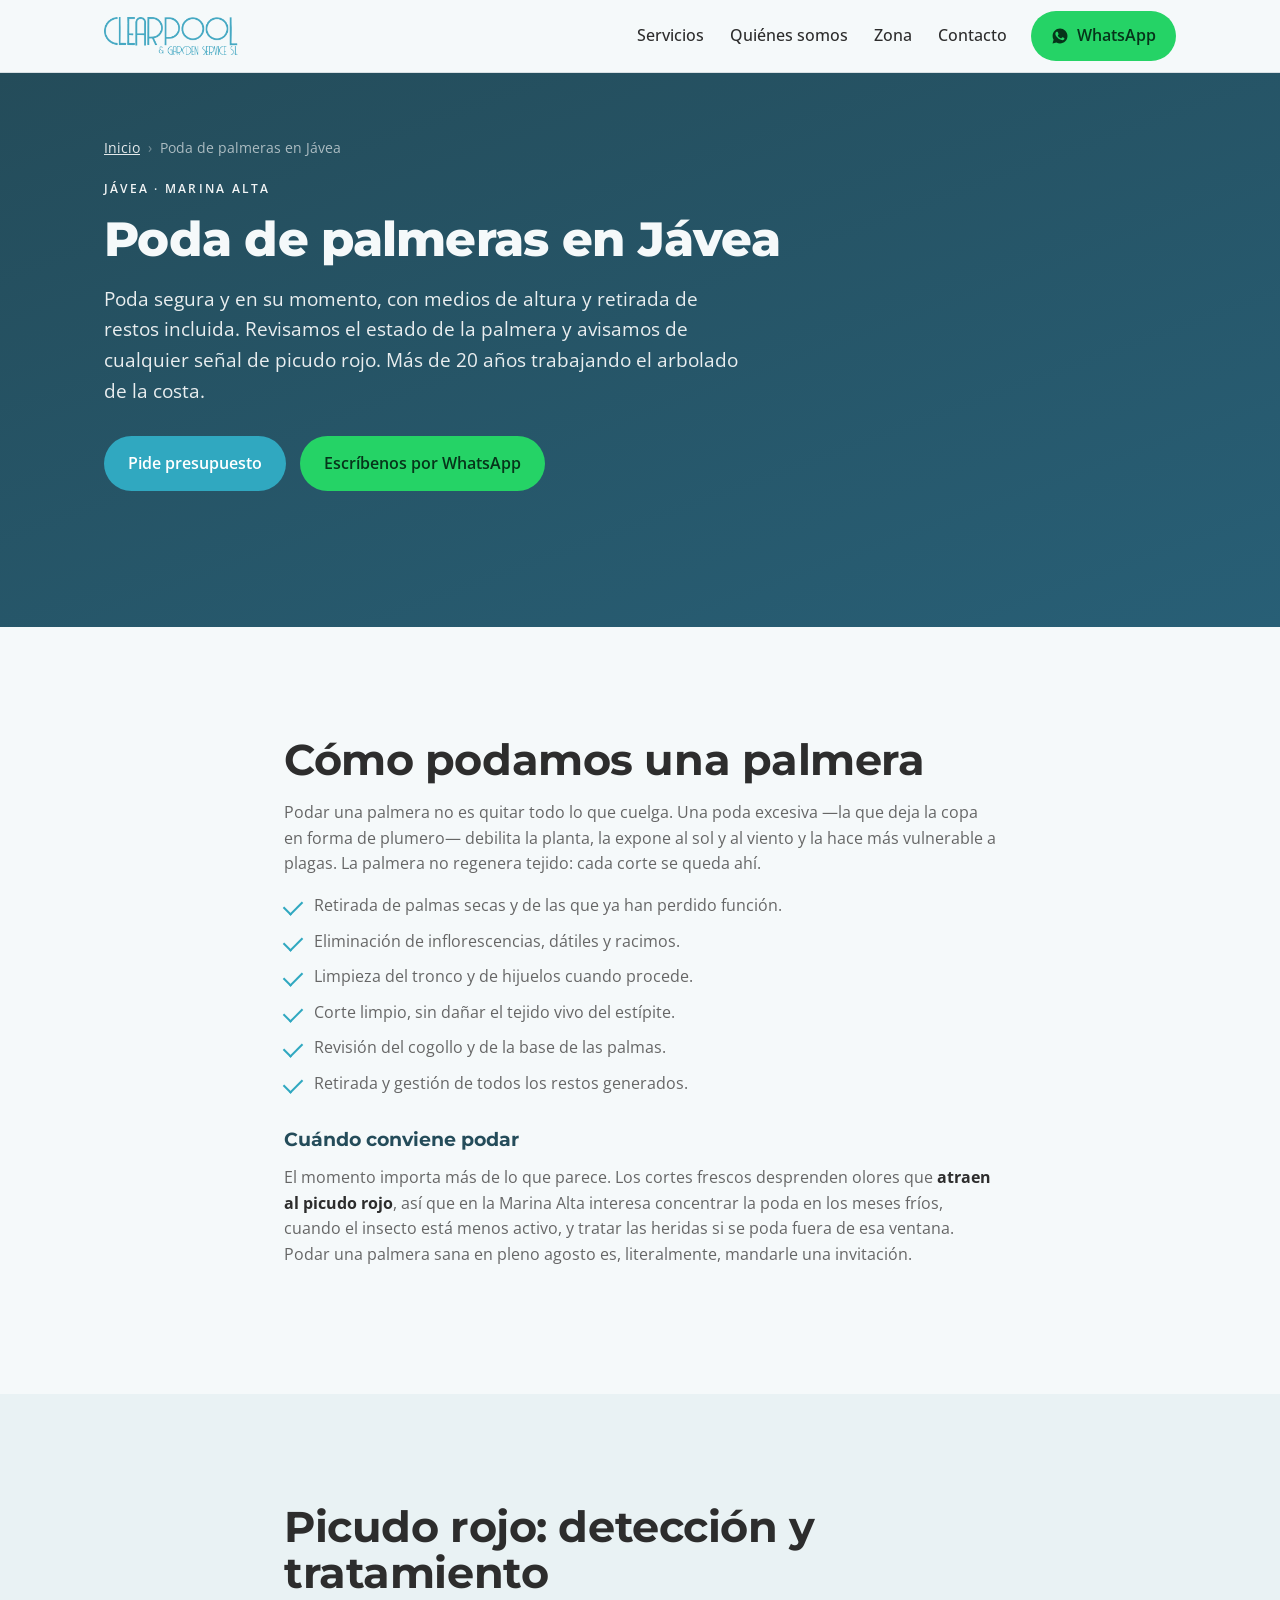
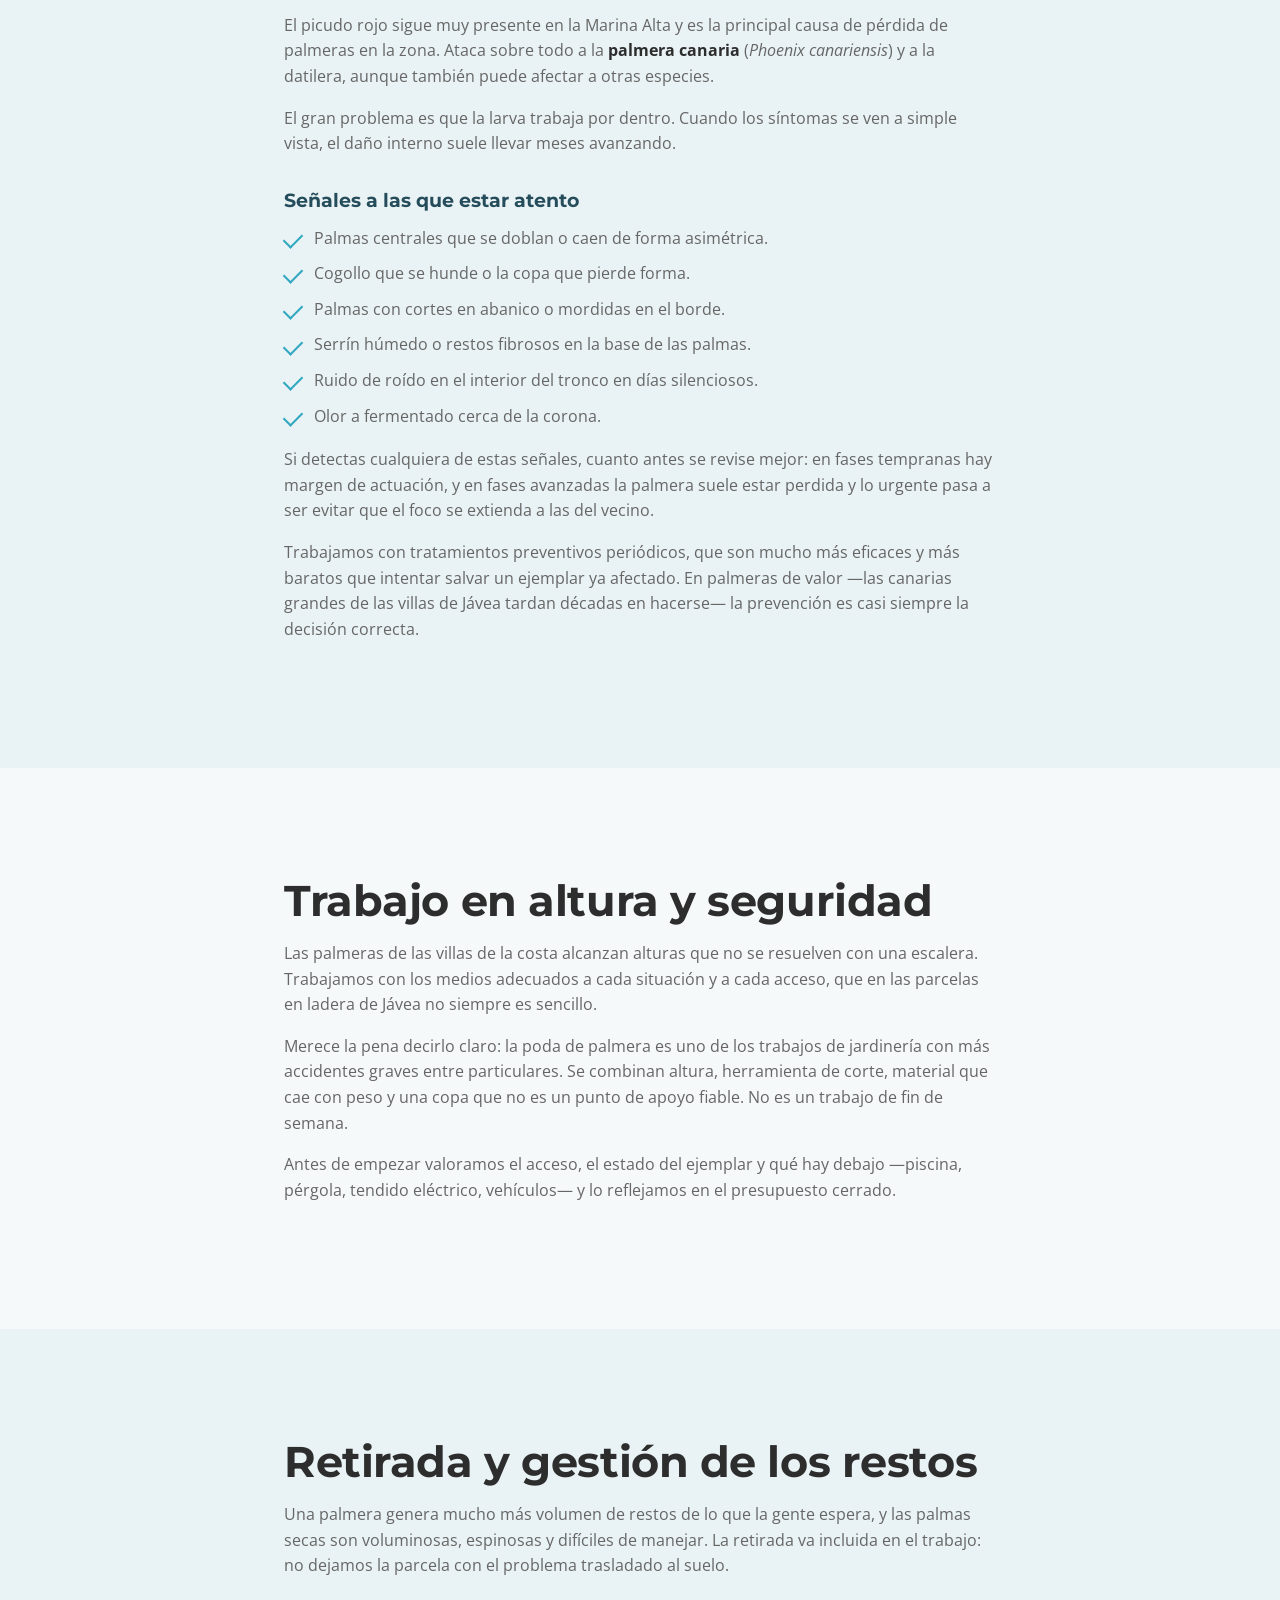
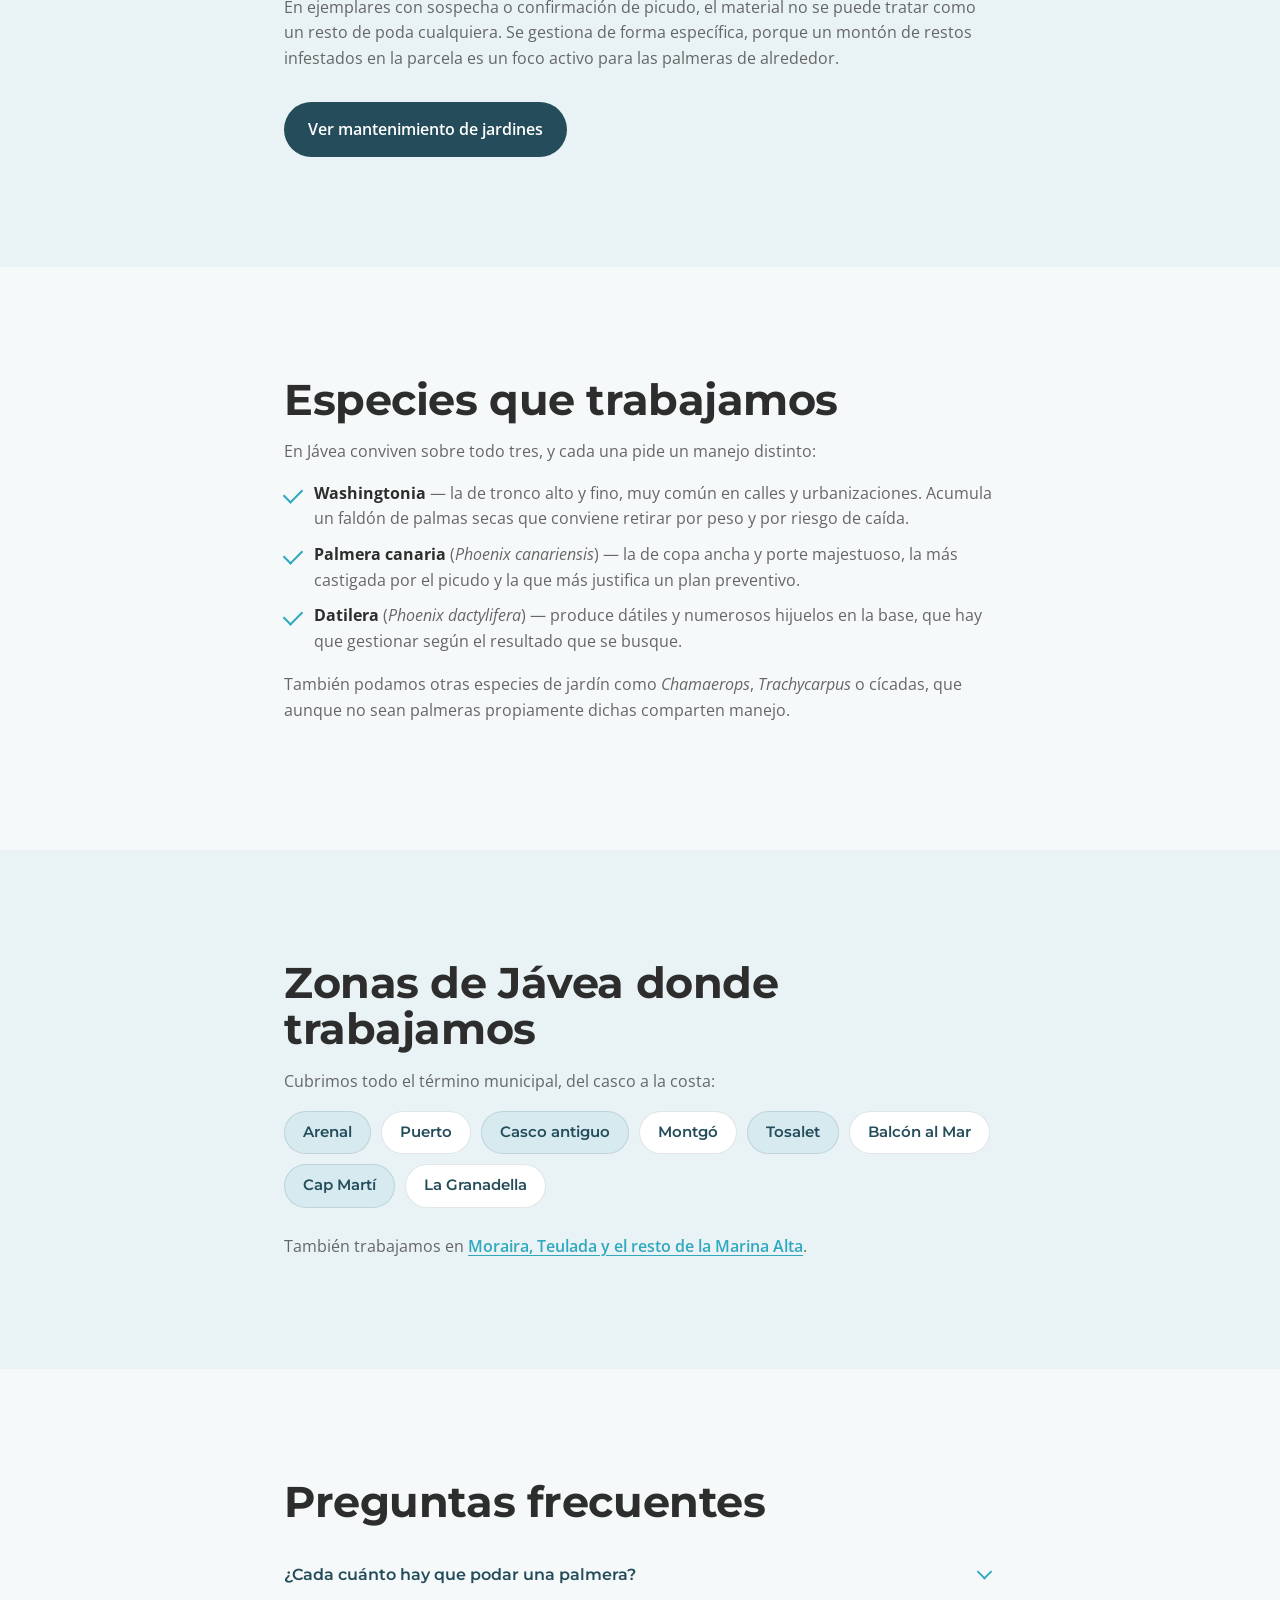
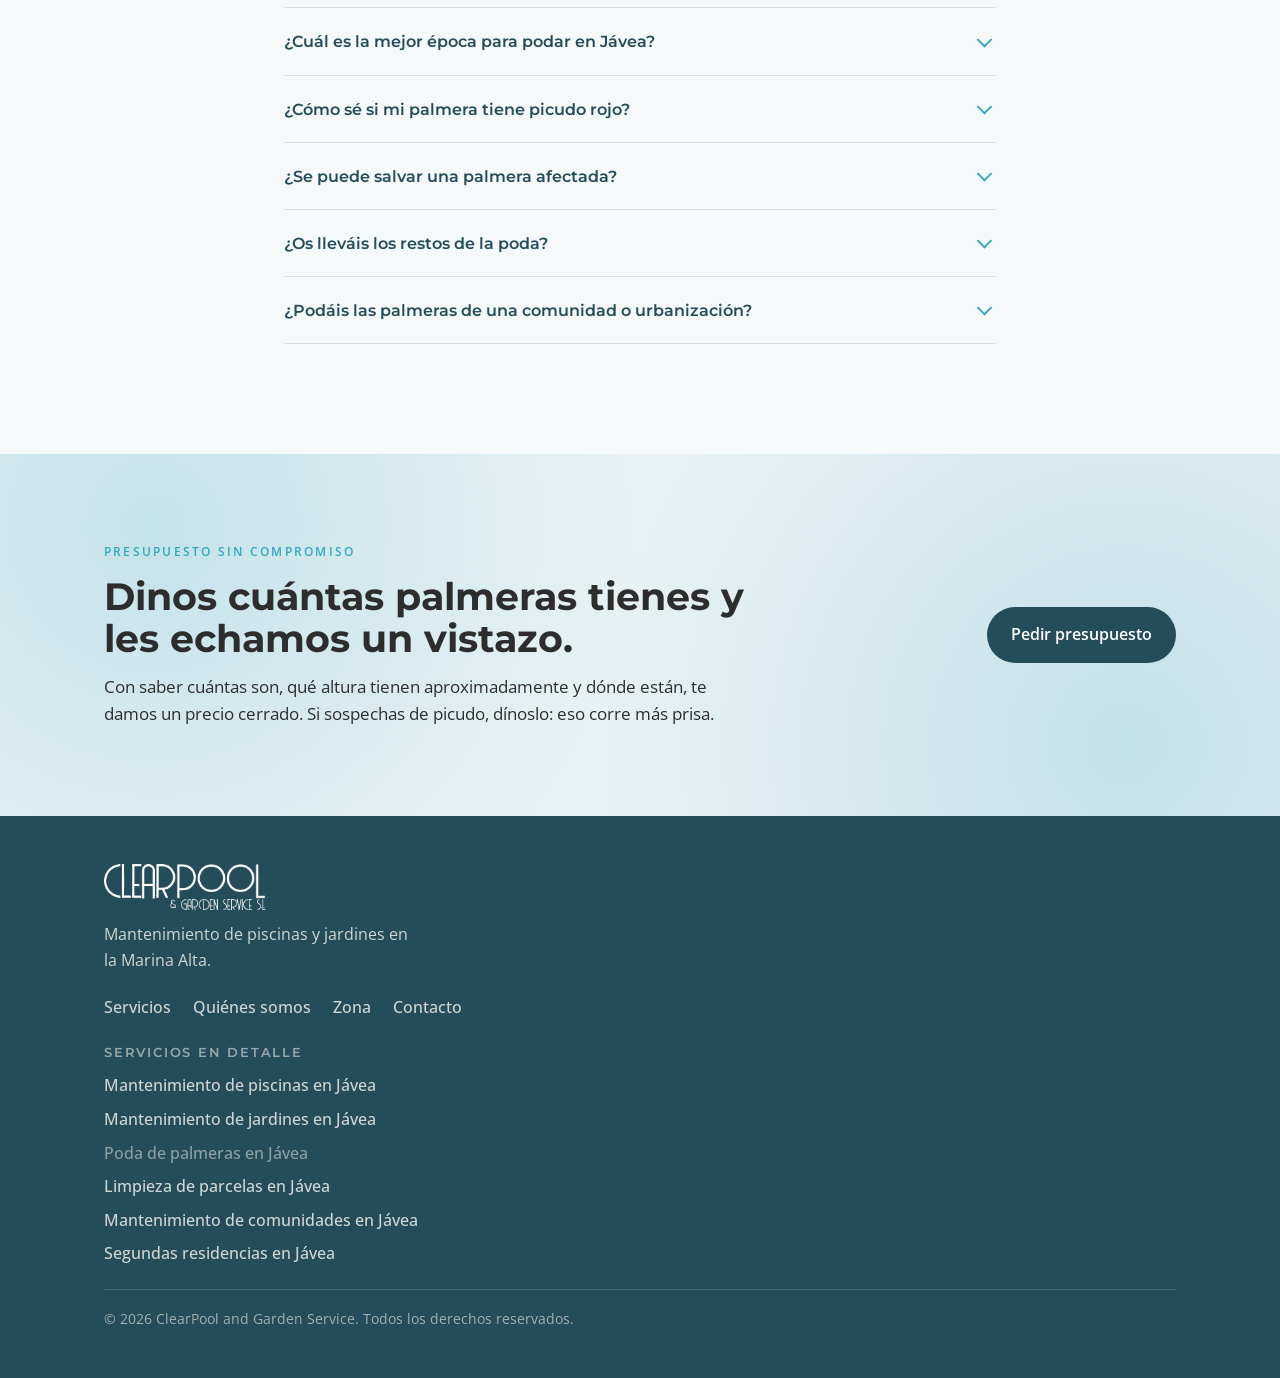
<file: poda-palmeras-javea/index.html>
<!DOCTYPE html>
<html lang="es-ES">
<head>
  <meta charset="UTF-8" />
  <meta name="viewport" content="width=device-width, initial-scale=1.0" />
  <title>Poda de palmeras en Jávea y picudo rojo | ClearPool and Garden Service</title>
  <meta name="description" content="Poda de palmeras en Jávea con medios de altura y retirada de restos. Revisión y tratamiento del picudo rojo en washingtonias y palmeras canarias. Más de 20 años de experiencia y presupuesto cerrado." />
  <meta name="author" content="ClearPool and Garden Service" />
  <meta name="theme-color" content="#244c5a" />
  <link rel="canonical" href="https://clearpool.es/poda-palmeras-javea/" />

  <meta property="og:type" content="website" />
  <meta property="og:site_name" content="ClearPool and Garden Service" />
  <meta property="og:locale" content="es_ES" />
  <meta property="og:title" content="Poda de palmeras en Jávea y picudo rojo | ClearPool and Garden Service" />
  <meta property="og:description" content="Poda de palmeras en Jávea con medios de altura, retirada de restos y revisión de picudo rojo. Más de 20 años de experiencia." />
  <meta property="og:url" content="https://clearpool.es/poda-palmeras-javea/" />
  <meta property="og:image" content="https://clearpool.es/CLEARPOOL-LOGO-WEB.png" />
  <meta property="og:image:alt" content="Logotipo de ClearPool and Garden Service" />
  <meta name="twitter:card" content="summary_large_image" />
  <meta name="twitter:title" content="Poda de palmeras en Jávea y picudo rojo | ClearPool and Garden Service" />
  <meta name="twitter:description" content="Poda de palmeras en Jávea con medios de altura y revisión de picudo rojo." />
  <meta name="twitter:image" content="https://clearpool.es/CLEARPOOL-LOGO-WEB.png" />

  <link rel="icon" href="/CLEARPOOL-LOGO-WEB.png" type="image/png" />
  <link rel="apple-touch-icon" href="/CLEARPOOL-LOGO-WEB.png" />

  <link rel="preconnect" href="https://fonts.googleapis.com" />
  <link rel="preconnect" href="https://fonts.gstatic.com" crossorigin />
  <link href="https://fonts.googleapis.com/css2?family=Montserrat:wght@500;600;700;800&family=Open+Sans:wght@400;500;600;700&display=swap" rel="stylesheet" />
  <link rel="stylesheet" href="/styles.css?v=19" />
</head>
<body>
  <a class="skip-link" href="#main">Saltar al contenido</a>

  <header class="site-header" id="top">
    <div class="container header-inner">
      <a class="brand" href="/" aria-label="ClearPool and Garden Service, inicio">
        <img class="brand-logo" src="/CLEARPOOL-LOGO-WEB.png" alt="ClearPool and Garden Service" width="150" height="43" decoding="async" />
      </a>

      <nav class="nav" aria-label="Principal">
        <a href="/#servicios">Servicios</a>
        <a href="/#nosotros">Quiénes somos</a>
        <a href="/#zona">Zona</a>
        <a href="/#contacto">Contacto</a>
      </nav>

      <a class="btn btn-whatsapp header-cta" href="https://wa.me/34606447461?text=Hola%2C%20quiero%20informaci%C3%B3n%20sobre%20la%20poda%20de%20palmeras%20en%20J%C3%A1vea" target="_blank" rel="noopener">
        <svg viewBox="0 0 24 24" width="18" height="18" aria-hidden="true" focusable="false"><path fill="currentColor" d="M12.04 2C6.58 2 2.13 6.45 2.13 11.91c0 1.75.46 3.45 1.32 4.95L2 22l5.25-1.38a9.9 9.9 0 0 0 4.79 1.22h.01c5.46 0 9.91-4.45 9.91-9.91 0-2.65-1.03-5.14-2.9-7.01A9.82 9.82 0 0 0 12.04 2Zm5.8 14.14c-.24.68-1.42 1.31-1.96 1.36-.5.05-1.14.22-3.66-.76-3.05-1.18-4.99-4.2-5.14-4.4-.15-.2-1.24-1.65-1.24-3.15 0-1.5.79-2.24 1.07-2.55.28-.3.62-.38.83-.38.21 0 .41 0 .6.01.19.01.45-.07.7.54.26.63.88 2.27.96 2.44.08.17.13.36.03.58-.1.22-.15.36-.3.55-.15.2-.31.44-.45.59-.15.17-.3.36-.13.7.17.34.76 1.25 1.63 2.03 1.12 1 2.06 1.31 2.36 1.46.3.15.47.12.64-.07.17-.2.72-.84.91-1.13.19-.29.39-.24.66-.14.27.1 1.7.8 1.99.95.29.15.49.22.56.34.07.13.07.73-.17 1.41Z"/></svg>
        WhatsApp
      </a>
    </div>
  </header>

  <main id="main">
    <section class="page-hero" aria-labelledby="page-title">
      <div class="container">
        <nav class="breadcrumb" aria-label="Migas de pan">
          <ol>
            <li><a href="/">Inicio</a></li>
            <li aria-current="page">Poda de palmeras en Jávea</li>
          </ol>
        </nav>
        <p class="eyebrow eyebrow-light">Jávea · Marina Alta</p>
        <h1 id="page-title" class="page-title">Poda de palmeras en Jávea</h1>
        <p class="page-lead">Poda segura y en su momento, con medios de altura y retirada de restos incluida. Revisamos el estado de la palmera y avisamos de cualquier señal de picudo rojo. Más de 20 años trabajando el arbolado de la costa.</p>
        <div class="hero-actions">
          <a class="btn btn-sol" href="/#contacto">Pide presupuesto</a>
          <a class="btn btn-whatsapp" href="https://wa.me/34606447461?text=Hola%2C%20quiero%20informaci%C3%B3n%20sobre%20la%20poda%20de%20palmeras%20en%20J%C3%A1vea" target="_blank" rel="noopener">Escríbenos por WhatsApp</a>
        </div>
      </div>
    </section>

    <section class="section" aria-labelledby="como-title">
      <div class="container prose">
        <h2 id="como-title" class="section-title">Cómo podamos una palmera</h2>
        <p>Podar una palmera no es quitar todo lo que cuelga. Una poda excesiva —la que deja la copa en forma de plumero— debilita la planta, la expone al sol y al viento y la hace más vulnerable a plagas. La palmera no regenera tejido: cada corte se queda ahí.</p>
        <ul class="check-list">
          <li>Retirada de palmas secas y de las que ya han perdido función.</li>
          <li>Eliminación de inflorescencias, dátiles y racimos.</li>
          <li>Limpieza del tronco y de hijuelos cuando procede.</li>
          <li>Corte limpio, sin dañar el tejido vivo del estípite.</li>
          <li>Revisión del cogollo y de la base de las palmas.</li>
          <li>Retirada y gestión de todos los restos generados.</li>
        </ul>
        <h3>Cuándo conviene podar</h3>
        <p>El momento importa más de lo que parece. Los cortes frescos desprenden olores que <strong>atraen al picudo rojo</strong>, así que en la Marina Alta interesa concentrar la poda en los meses fríos, cuando el insecto está menos activo, y tratar las heridas si se poda fuera de esa ventana. Podar una palmera sana en pleno agosto es, literalmente, mandarle una invitación.</p>
      </div>
    </section>

    <section class="section section-alt" aria-labelledby="picudo-title">
      <div class="container prose">
        <h2 id="picudo-title" class="section-title">Picudo rojo: detección y tratamiento</h2>
        <p>El picudo rojo sigue muy presente en la Marina Alta y es la principal causa de pérdida de palmeras en la zona. Ataca sobre todo a la <strong>palmera canaria</strong> (<em>Phoenix canariensis</em>) y a la datilera, aunque también puede afectar a otras especies.</p>
        <p>El gran problema es que la larva trabaja por dentro. Cuando los síntomas se ven a simple vista, el daño interno suele llevar meses avanzando.</p>
        <h3>Señales a las que estar atento</h3>
        <ul class="check-list">
          <li>Palmas centrales que se doblan o caen de forma asimétrica.</li>
          <li>Cogollo que se hunde o la copa que pierde forma.</li>
          <li>Palmas con cortes en abanico o mordidas en el borde.</li>
          <li>Serrín húmedo o restos fibrosos en la base de las palmas.</li>
          <li>Ruido de roído en el interior del tronco en días silenciosos.</li>
          <li>Olor a fermentado cerca de la corona.</li>
        </ul>
        <p>Si detectas cualquiera de estas señales, cuanto antes se revise mejor: en fases tempranas hay margen de actuación, y en fases avanzadas la palmera suele estar perdida y lo urgente pasa a ser evitar que el foco se extienda a las del vecino.</p>
        <p>Trabajamos con tratamientos preventivos periódicos, que son mucho más eficaces y más baratos que intentar salvar un ejemplar ya afectado. En palmeras de valor —las canarias grandes de las villas de Jávea tardan décadas en hacerse— la prevención es casi siempre la decisión correcta.</p>
      </div>
    </section>

    <section class="section" aria-labelledby="altura-title">
      <div class="container prose">
        <h2 id="altura-title" class="section-title">Trabajo en altura y seguridad</h2>
        <p>Las palmeras de las villas de la costa alcanzan alturas que no se resuelven con una escalera. Trabajamos con los medios adecuados a cada situación y a cada acceso, que en las parcelas en ladera de Jávea no siempre es sencillo.</p>
        <p>Merece la pena decirlo claro: la poda de palmera es uno de los trabajos de jardinería con más accidentes graves entre particulares. Se combinan altura, herramienta de corte, material que cae con peso y una copa que no es un punto de apoyo fiable. No es un trabajo de fin de semana.</p>
        <p>Antes de empezar valoramos el acceso, el estado del ejemplar y qué hay debajo —piscina, pérgola, tendido eléctrico, vehículos— y lo reflejamos en el presupuesto cerrado.</p>
      </div>
    </section>

    <section class="section section-alt" aria-labelledby="restos-title">
      <div class="container prose">
        <h2 id="restos-title" class="section-title">Retirada y gestión de los restos</h2>
        <p>Una palmera genera mucho más volumen de restos de lo que la gente espera, y las palmas secas son voluminosas, espinosas y difíciles de manejar. La retirada va incluida en el trabajo: no dejamos la parcela con el problema trasladado al suelo.</p>
        <p>En ejemplares con sospecha o confirmación de picudo, el material no se puede tratar como un resto de poda cualquiera. Se gestiona de forma específica, porque un montón de restos infestados en la parcela es un foco activo para las palmeras de alrededor.</p>
        <p class="prose-cta">
          <a class="btn btn-dark" href="/mantenimiento-jardines-javea/">Ver mantenimiento de jardines</a>
        </p>
      </div>
    </section>

    <section class="section" aria-labelledby="especies-title">
      <div class="container prose">
        <h2 id="especies-title" class="section-title">Especies que trabajamos</h2>
        <p>En Jávea conviven sobre todo tres, y cada una pide un manejo distinto:</p>
        <ul class="check-list">
          <li><strong>Washingtonia</strong> — la de tronco alto y fino, muy común en calles y urbanizaciones. Acumula un faldón de palmas secas que conviene retirar por peso y por riesgo de caída.</li>
          <li><strong>Palmera canaria</strong> (<em>Phoenix canariensis</em>) — la de copa ancha y porte majestuoso, la más castigada por el picudo y la que más justifica un plan preventivo.</li>
          <li><strong>Datilera</strong> (<em>Phoenix dactylifera</em>) — produce dátiles y numerosos hijuelos en la base, que hay que gestionar según el resultado que se busque.</li>
        </ul>
        <p>También podamos otras especies de jardín como <em>Chamaerops</em>, <em>Trachycarpus</em> o cícadas, que aunque no sean palmeras propiamente dichas comparten manejo.</p>
      </div>
    </section>

    <section class="section section-alt" aria-labelledby="zonas-title">
      <div class="container prose">
        <h2 id="zonas-title" class="section-title">Zonas de Jávea donde trabajamos</h2>
        <p>Cubrimos todo el término municipal, del casco a la costa:</p>
        <ul class="zone-chips">
          <li>Arenal</li>
          <li>Puerto</li>
          <li>Casco antiguo</li>
          <li>Montgó</li>
          <li>Tosalet</li>
          <li>Balcón al Mar</li>
          <li>Cap Martí</li>
          <li>La Granadella</li>
        </ul>
        <p class="zone-note">También trabajamos en <a href="/#zona">Moraira, Teulada y el resto de la Marina Alta</a>.</p>
      </div>
    </section>

    <section class="section" aria-labelledby="faq-title">
      <div class="container prose">
        <h2 id="faq-title" class="section-title">Preguntas frecuentes</h2>

        <details class="faq-item">
          <summary>¿Cada cuánto hay que podar una palmera?</summary>
          <p>Lo habitual es una poda al año, y en algunas especies cada dos. Podar más a menudo no la beneficia: la palmera no regenera lo que se le quita y una copa demasiado aligerada queda más expuesta al sol y al viento.</p>
        </details>

        <details class="faq-item">
          <summary>¿Cuál es la mejor época para podar en Jávea?</summary>
          <p>Los meses fríos, cuando el picudo rojo está menos activo. Los cortes frescos desprenden olores que lo atraen, así que podar en pleno verano aumenta bastante el riesgo. Si hay que podar fuera de esa ventana, conviene tratar las heridas.</p>
        </details>

        <details class="faq-item">
          <summary>¿Cómo sé si mi palmera tiene picudo rojo?</summary>
          <p>Las señales más frecuentes son palmas centrales que se doblan, el cogollo hundido, palmas con mordidas en abanico y serrín húmedo en la base de las palmas. Si ves alguna, conviene revisarla cuanto antes: en fases tempranas hay margen; en avanzadas normalmente ya no.</p>
        </details>

        <details class="faq-item">
          <summary>¿Se puede salvar una palmera afectada?</summary>
          <p>Depende de lo avanzado que esté el daño interno. Detectado pronto, hay opciones de tratamiento. Cuando el cogollo ya está comprometido, la palmera no se recupera y lo prioritario pasa a ser retirarla y gestionar los restos para que no se convierta en un foco para las de alrededor.</p>
        </details>

        <details class="faq-item">
          <summary>¿Os lleváis los restos de la poda?</summary>
          <p>Sí, la retirada va incluida. En ejemplares con sospecha de picudo, el material se gestiona de forma específica y no como un resto de poda normal.</p>
        </details>

        <details class="faq-item">
          <summary>¿Podáis las palmeras de una comunidad o urbanización?</summary>
          <p>Sí. Trabajamos habitualmente con comunidades y administradores de fincas, con presupuesto cerrado para el conjunto de los ejemplares y un calendario acordado.</p>
        </details>
      </div>
    </section>

    <section class="quote-band" aria-labelledby="cta-title">
      <div class="container quote-inner">
        <div class="quote-copy">
          <p class="eyebrow">Presupuesto sin compromiso</p>
          <h2 id="cta-title" class="quote-title">Dinos cuántas palmeras tienes y les echamos un vistazo.</h2>
          <p class="quote-text">Con saber cuántas son, qué altura tienen aproximadamente y dónde están, te damos un precio cerrado. Si sospechas de picudo, dínoslo: eso corre más prisa.</p>
        </div>
        <a class="btn btn-dark" href="/#contacto">Pedir presupuesto</a>
      </div>
    </section>
  </main>

  <footer class="site-footer">
    <div class="container footer-inner">
      <div class="footer-brand">
        <img class="brand-logo brand-logo-light" src="/CLEARPOOL-LOGO-WEB.png" alt="ClearPool and Garden Service" width="170" height="48" loading="lazy" decoding="async" />
        <p>Mantenimiento de piscinas y jardines en la Marina Alta.</p>
      </div>
      <nav class="footer-nav" aria-label="Pie de página">
        <a href="/#servicios">Servicios</a>
        <a href="/#nosotros">Quiénes somos</a>
        <a href="/#zona">Zona</a>
        <a href="/#contacto">Contacto</a>
      </nav>
      <nav class="footer-services" aria-label="Páginas de servicio">
        <p class="footer-heading">Servicios en detalle</p>
        <ul>
          <li><a href="/mantenimiento-piscinas-javea/">Mantenimiento de piscinas en Jávea</a></li>
          <li><a href="/mantenimiento-jardines-javea/">Mantenimiento de jardines en Jávea</a></li>
          <li><a href="/poda-palmeras-javea/" aria-current="page">Poda de palmeras en Jávea</a></li>
          <li><a href="/limpieza-parcelas-javea/">Limpieza de parcelas en Jávea</a></li>
          <li><a href="/mantenimiento-comunidades-javea/">Mantenimiento de comunidades en Jávea</a></li>
          <li><a href="/mantenimiento-segundas-residencias-javea/">Segundas residencias en Jávea</a></li>
        </ul>
      </nav>
      <p class="footer-legal">© <span id="year">2026</span> ClearPool and Garden Service. Todos los derechos reservados.</p>
    </div>
  </footer>

  <a class="whatsapp-fab" href="https://wa.me/34606447461?text=Hola%2C%20quiero%20informaci%C3%B3n%20sobre%20la%20poda%20de%20palmeras%20en%20J%C3%A1vea" target="_blank" rel="noopener" aria-label="Escríbenos por WhatsApp">
    <svg viewBox="0 0 24 24" width="28" height="28" aria-hidden="true" focusable="false"><path fill="currentColor" d="M12.04 2C6.58 2 2.13 6.45 2.13 11.91c0 1.75.46 3.45 1.32 4.95L2 22l5.25-1.38a9.9 9.9 0 0 0 4.79 1.22h.01c5.46 0 9.91-4.45 9.91-9.91 0-2.65-1.03-5.14-2.9-7.01A9.82 9.82 0 0 0 12.04 2Zm5.8 14.14c-.24.68-1.42 1.31-1.96 1.36-.5.05-1.14.22-3.66-.76-3.05-1.18-4.99-4.2-5.14-4.4-.15-.2-1.24-1.65-1.24-3.15 0-1.5.79-2.24 1.07-2.55.28-.3.62-.38.83-.38.21 0 .41 0 .6.01.19.01.45-.07.7.54.26.63.88 2.27.96 2.44.08.17.13.36.03.58-.1.22-.15.36-.3.55-.15.2-.31.44-.45.59-.15.17-.3.36-.13.7.17.34.76 1.25 1.63 2.03 1.12 1 2.06 1.31 2.36 1.46.3.15.47.12.64-.07.17-.2.72-.84.91-1.13.19-.29.39-.24.66-.14.27.1 1.7.8 1.99.95.29.15.49.22.56.34.07.13.07.73-.17 1.41Z"/></svg>
  </a>

  <script type="application/ld+json">
  {
    "@context": "https://schema.org",
    "@graph": [
      {
        "@type": "BreadcrumbList",
        "itemListElement": [
          { "@type": "ListItem", "position": 1, "name": "Inicio", "item": "https://clearpool.es/" },
          { "@type": "ListItem", "position": 2, "name": "Poda de palmeras en Jávea", "item": "https://clearpool.es/poda-palmeras-javea/" }
        ]
      },
      {
        "@type": "Service",
        "name": "Poda de palmeras en Jávea",
        "serviceType": "Poda de palmeras y tratamiento del picudo rojo",
        "description": "Poda de palmeras en Jávea con medios de trabajo en altura, retirada y gestión de restos, revisión del estado del ejemplar y tratamientos preventivos frente al picudo rojo.",
        "url": "https://clearpool.es/poda-palmeras-javea/",
        "provider": { "@id": "https://clearpool.es/#business" },
        "areaServed": { "@type": "City", "name": "Jávea" }
      },
      {
        "@type": "FAQPage",
        "mainEntity": [
          {
            "@type": "Question",
            "name": "¿Cada cuánto hay que podar una palmera?",
            "acceptedAnswer": { "@type": "Answer", "text": "Lo habitual es una poda al año, y en algunas especies cada dos. Podar más a menudo no la beneficia: la palmera no regenera lo que se le quita y una copa demasiado aligerada queda más expuesta al sol y al viento." }
          },
          {
            "@type": "Question",
            "name": "¿Cuál es la mejor época para podar palmeras en Jávea?",
            "acceptedAnswer": { "@type": "Answer", "text": "Los meses fríos, cuando el picudo rojo está menos activo. Los cortes frescos desprenden olores que lo atraen, así que podar en pleno verano aumenta bastante el riesgo. Si hay que podar fuera de esa ventana, conviene tratar las heridas." }
          },
          {
            "@type": "Question",
            "name": "¿Cómo sé si mi palmera tiene picudo rojo?",
            "acceptedAnswer": { "@type": "Answer", "text": "Las señales más frecuentes son palmas centrales que se doblan, el cogollo hundido, palmas con mordidas en abanico y serrín húmedo en la base de las palmas. Si ves alguna, conviene revisarla cuanto antes: en fases tempranas hay margen; en avanzadas normalmente ya no." }
          },
          {
            "@type": "Question",
            "name": "¿Se puede salvar una palmera afectada por picudo rojo?",
            "acceptedAnswer": { "@type": "Answer", "text": "Depende de lo avanzado que esté el daño interno. Detectado pronto, hay opciones de tratamiento. Cuando el cogollo ya está comprometido, la palmera no se recupera y lo prioritario pasa a ser retirarla y gestionar los restos para que no se convierta en un foco para las de alrededor." }
          },
          {
            "@type": "Question",
            "name": "¿Os lleváis los restos de la poda?",
            "acceptedAnswer": { "@type": "Answer", "text": "Sí, la retirada va incluida. En ejemplares con sospecha de picudo, el material se gestiona de forma específica y no como un resto de poda normal." }
          },
          {
            "@type": "Question",
            "name": "¿Podáis las palmeras de una comunidad o urbanización?",
            "acceptedAnswer": { "@type": "Answer", "text": "Sí. Trabajamos habitualmente con comunidades y administradores de fincas, con presupuesto cerrado para el conjunto de los ejemplares y un calendario acordado." }
          }
        ]
      }
    ]
  }
  </script>

  <script src="/script.js?v=3" defer></script>
</body>
</html>
</file>
<file: styles.css>
:root {
  /* Paleta real de clearpoolandgardenservice.com (Divi) */
  --mar: #244c5a;       /* teal 900 - profundo */
  --mar-2: #285f76;     /* teal 800 */
  --agua: #30A8C0;      /* teal 500 - marca */
  --agua-2: #46a9c3;    /* teal 400 - claro */
  --arena: #e9f2f4;     /* tinta teal claro */
  --olivo: #25D366;     /* verde WhatsApp */
  --sol: #46a9c3;       /* teal claro (resaltado) */
  --agua-hero: #6ad0e6; /* turquesa claro, legible sobre la foto del hero */
  --espuma: #f5f9fa;    /* blanco frío */
  --tinta: #2d2d2d;
  --muted: #666666;
  --line: rgba(36, 76, 90, 0.14);

  --display: "Montserrat", system-ui, sans-serif;
  --body: "Open Sans", system-ui, sans-serif;

  --maxw: 1120px;
  --radius: 18px;
  --shadow: 0 18px 40px -22px rgba(12, 59, 74, 0.45);
}

* { box-sizing: border-box; }

html { scroll-behavior: smooth; }
@media (prefers-reduced-motion: reduce) {
  html { scroll-behavior: auto; }
}

body {
  margin: 0;
  font-family: var(--body);
  color: var(--tinta);
  background: var(--espuma);
  line-height: 1.6;
  -webkit-font-smoothing: antialiased;
}

img { max-width: 100%; display: block; }
a { color: inherit; }

.container {
  width: 100%;
  max-width: var(--maxw);
  margin-inline: auto;
  padding-inline: 24px;
}

.skip-link {
  position: absolute;
  left: -999px;
  top: 8px;
  background: var(--mar);
  color: #fff;
  padding: 10px 16px;
  border-radius: 10px;
  z-index: 100;
}
.skip-link:focus { left: 16px; }

/* ---------- Typography helpers ---------- */
.eyebrow {
  font-size: 0.78rem;
  letter-spacing: 0.18em;
  text-transform: uppercase;
  font-weight: 600;
  color: var(--agua);
  margin: 0 0 14px;
}
/* Sobre la foto va casi blanco: es texto pequeno y el turquesa de marca
   se confundia con el agua del fondo. */
.eyebrow-light { color: rgba(255, 255, 255, 0.94); }

.section-title {
  font-family: var(--display);
  font-weight: 700;
  font-size: clamp(1.9rem, 4vw, 2.7rem);
  line-height: 1.08;
  letter-spacing: -0.01em;
  margin: 0 0 16px;
}

/* ---------- Buttons ---------- */
.btn {
  display: inline-flex;
  align-items: center;
  gap: 8px;
  font-weight: 600;
  font-size: 0.98rem;
  text-decoration: none;
  padding: 13px 22px;
  border-radius: 999px;
  border: 2px solid transparent;
  cursor: pointer;
  transition: transform 0.18s ease, background 0.18s ease, color 0.18s ease, box-shadow 0.18s ease;
}
.btn:focus-visible { outline: 3px solid var(--sol); outline-offset: 2px; }

.btn-sol { background: var(--agua); color: #ffffff; }
.btn-sol:hover { transform: translateY(-2px); box-shadow: 0 12px 24px -12px rgba(48, 168, 192, 0.9); }

.btn-dark { background: var(--mar); color: #fff; }
.btn-dark:hover { transform: translateY(-2px); box-shadow: var(--shadow); }

/* Solo se usa sobre la foto del hero: el velo oscuro y el borde mas marcado
   lo separan del agua, que es clara y muy texturada. */
.btn-ghost { background: rgba(12, 38, 48, 0.30); color: #fff; border-color: rgba(255, 255, 255, 0.65); }
.btn-ghost:hover { background: rgba(12, 38, 48, 0.48); border-color: #fff; }

.btn-whatsapp { background: #25D366; color: #06341a; }
.btn-whatsapp:hover { transform: translateY(-2px); box-shadow: 0 12px 24px -12px rgba(37, 211, 102, 0.9); }

.btn-block { width: 100%; justify-content: center; }

/* ---------- Header ---------- */
.site-header {
  position: sticky;
  top: 0;
  z-index: 50;
  background: rgba(245, 249, 250, 0.88);
  backdrop-filter: blur(10px);
  border-bottom: 1px solid var(--line);
}
.header-inner {
  display: flex;
  align-items: center;
  gap: 24px;
  height: 72px;
}
.brand {
  display: inline-flex;
  align-items: center;
  text-decoration: none;
  color: var(--mar);
  margin-right: auto;
}
.brand-logo {
  height: 38px;
  width: auto;
  display: block;
}

.nav { display: flex; gap: 26px; }
.nav a {
  text-decoration: none;
  font-weight: 500;
  color: var(--tinta);
  position: relative;
  padding: 6px 0;
}
.nav a::after {
  content: "";
  position: absolute;
  left: 0; bottom: 0;
  width: 0; height: 2px;
  background: var(--agua);
  transition: width 0.2s ease;
}
.nav a:hover::after, .nav a:focus-visible::after { width: 100%; }

.header-cta { padding: 10px 18px; }

/* ---------- Hero ---------- */
.hero {
  position: relative;
  overflow: hidden;
  color: var(--espuma);
  padding: clamp(64px, 12vw, 128px) 0 0;
}
.hero-bg {
  position: absolute;
  left: 0;
  right: 0;
  top: -25%;
  height: 150%;
  /* La 1a linea es el respaldo para navegadores sin image-set().
     Generadas desde fondo2.jpg (el original de 4096px se conserva sin usar). */
  background-image: url("fondo2-web.jpg?v=2");
  background-image: image-set(
    url("fondo2-web.avif?v=2") type("image/avif"),
    url("fondo2-web.jpg?v=2") type("image/jpeg")
  );
  background-size: cover;
  background-position: center;
  z-index: 0;
  will-change: transform;
}
.hero-bg::after {
  content: "";
  position: absolute;
  inset: 0;
  background: linear-gradient(180deg, rgba(18, 47, 58, 0.32) 0%, rgba(18, 47, 58, 0.52) 100%);
}
.hero-inner {
  position: relative;
  z-index: 1;
  /* 980px (antes 760) para que el H1 largo entre en dos lineas en escritorio
     cortando por "...jardines / en Javea...", que es el corte natural. */
  max-width: 980px;
  /* Sin capas sobre la foto: la legibilidad se apoya solo en la sombra de las
     propias letras, que se hereda a todo el texto del hero. */
  text-shadow: 0 1px 2px rgba(8, 30, 38, 0.62), 0 2px 10px rgba(8, 30, 38, 0.45);
}
.hero-title {
  font-family: var(--display);
  font-weight: 800;
  /* El titular paso de 23 a 62 caracteres: baja el tamano y sube el interlineado,
     que a 0.98 se amontonaba al ocupar varias lineas. */
  font-size: clamp(1.7rem, 5vw, 2.9rem);
  line-height: 1.1;
  letter-spacing: -0.015em;
  text-wrap: balance;
  margin: 0 0 20px;
}
.hero-title .hl {
  color: var(--agua-hero);
  position: relative;
}
.hero-sub {
  font-size: clamp(1.05rem, 2.4vw, 1.35rem);
  /* El texto de apoyo tambien es mas largo que el anterior. */
  max-width: 620px;
  color: rgba(255, 255, 255, 0.95);
  margin: 0 0 32px;
}
.hero-actions { display: flex; flex-wrap: wrap; gap: 14px; margin-bottom: 48px; }

.hero-facts {
  list-style: none;
  display: flex;
  flex-wrap: wrap;
  gap: 14px 40px;
  margin: 0;
  padding: 26px 0 0;
  border-top: 1px solid rgba(255, 255, 255, 0.32);
}
.hero-facts li { display: flex; flex-direction: column; }
.hero-facts strong {
  font-family: var(--display);
  font-size: 1.5rem;
  font-weight: 700;
  color: var(--agua-hero);
}
.hero-facts span { font-size: 0.85rem; color: rgba(255, 255, 255, 0.88); }

/* La ola queda pegada al borde inferior del hero: el relleno del path se
   extiende por debajo del viewBox, así que solo se mueve la cresta. */
.waterline { position: relative; display: block; line-height: 0; margin-top: 56px; margin-bottom: -1px; }
.waterline svg { width: 100%; height: 70px; display: block; }
.waterline svg path {
  fill: var(--espuma);
  transform-box: view-box;
  transform-origin: center;
  will-change: transform;
  animation: waveBob 4.5s ease-in-out infinite alternate;
}
@keyframes waveBob {
  from { transform: translateY(0); }
  to { transform: translateY(-8px); }
}

/* ---------- Sections ---------- */
.section { padding: clamp(64px, 10vw, 110px) 0; }
.section-head { max-width: 620px; margin-bottom: 48px; }
.section-lead { color: var(--muted); font-size: 1.08rem; margin: 0; }
.section-lead a { color: var(--agua); font-weight: 600; text-underline-offset: 3px; }
.section-lead a:hover { color: var(--mar); }

/* ---------- Services ---------- */
.service-grid {
  list-style: none;
  margin: 0;
  padding: 0;
  display: grid;
  grid-template-columns: repeat(3, 1fr);
  gap: 22px;
}
.service-card {
  position: relative;
  background: #fff;
  border: 1px solid var(--line);
  border-radius: var(--radius);
  padding: 30px 26px;
  transition: transform 0.2s ease, box-shadow 0.2s ease, border-color 0.2s ease;
}
.service-card:hover {
  transform: translateY(-4px);
  box-shadow: var(--shadow);
  border-color: transparent;
}
.service-icon {
  display: grid;
  place-items: center;
  width: 56px; height: 56px;
  border-radius: 14px;
  background: rgba(48, 168, 192, 0.12);
  color: var(--agua);
  margin-bottom: 18px;
}
.service-card h3 {
  font-family: var(--display);
  font-weight: 700;
  font-size: 1.15rem;
  line-height: 1.2;
  margin: 0 0 10px;
}
.service-card p { margin: 0 0 16px; color: var(--muted); font-size: 0.96rem; }
.service-link {
  text-decoration: none;
  font-weight: 600;
  color: var(--agua);
  font-size: 0.92rem;
}
.service-link:hover { color: var(--mar); }
/* Extiende el area clicable a toda la tarjeta manteniendo un unico enlace,
   que es lo que anuncia el lector de pantalla. */
.service-link::after { content: ""; position: absolute; inset: 0; border-radius: var(--radius); }
.service-card:focus-within { box-shadow: var(--shadow); }
.service-link:focus-visible { outline: none; }
.service-card:has(.service-link:focus-visible) { outline: 3px solid var(--agua); outline-offset: 3px; }
/* Enlace de las tarjetas que llevan a una pagina propia, no al formulario. */
.service-link-page { display: inline-flex; align-items: center; gap: 6px; }

/* ---------- Quote band ---------- */
.quote-band {
  /* Esta seccion no lleva la clase .section, asi que necesita su propio
     relleno vertical. Algo mas ajustado que una seccion normal: es una
     banda de llamada a la accion, no un bloque de contenido. */
  padding: clamp(56px, 8vw, 88px) 0;
  background: var(--arena);
  background-image:
    radial-gradient(circle at 12% 20%, rgba(48, 168, 192, 0.20), transparent 42%),
    radial-gradient(circle at 88% 80%, rgba(70, 169, 195, 0.24), transparent 46%);
}
.quote-inner {
  display: flex;
  align-items: center;
  justify-content: space-between;
  gap: 40px;
  flex-wrap: wrap;
}
.quote-copy { max-width: 640px; }
.quote-title {
  font-family: var(--display);
  font-weight: 700;
  font-size: clamp(1.7rem, 4vw, 2.4rem);
  line-height: 1.1;
  margin: 0 0 14px;
}
.quote-text { margin: 0; color: var(--tinta); font-size: 1.05rem; }

/* ---------- About ---------- */
.about-inner {
  display: grid;
  grid-template-columns: 1.3fr 1fr;
  gap: 48px;
  align-items: center;
}
/* :not(.eyebrow) evita pisar el color y el margen del rotulo de seccion,
   que tambien es un <p> y perderia contra este selector por especificidad. */
.about-copy p:not(.eyebrow) { color: var(--muted); margin: 0 0 16px; }
.stats {
  list-style: none;
  margin: 0;
  padding: 0;
  display: grid;
  gap: 14px;
}
.stat {
  background: var(--mar);
  color: var(--espuma);
  border-radius: var(--radius);
  padding: 22px 24px;
}
.stat-num {
  display: block;
  font-family: var(--display);
  font-weight: 800;
  font-size: 2.2rem;
  line-height: 1;
  color: var(--sol);
}
.stat-label { font-size: 0.92rem; color: rgba(248, 245, 239, 0.8); }

/* ---------- Zone ---------- */
.zone {
  background: var(--espuma);
  background-image: radial-gradient(circle at 88% 12%, rgba(48, 168, 192, 0.16), transparent 46%);
}
.zone-layout {
  display: grid;
  grid-template-columns: 1fr 1fr;
  gap: 40px;
  align-items: center;
}

.zone-places { list-style: none; margin: 0; padding: 0; display: grid; gap: 14px; }
.zone-place {
  display: flex;
  gap: 16px;
  background: #fff;
  border: 1px solid var(--line);
  border-radius: var(--radius);
  padding: 20px 22px;
  transition: transform 0.2s ease, box-shadow 0.2s ease, border-color 0.2s ease;
}
.zone-place:hover {
  transform: translateY(-3px);
  box-shadow: var(--shadow);
  border-color: transparent;
}
.zone-pin {
  flex: none;
  display: grid;
  place-items: center;
  width: 44px; height: 44px;
  border-radius: 12px;
  background: rgba(48, 168, 192, 0.12);
  color: var(--agua);
}
.zone-place h3 {
  font-family: var(--display);
  font-weight: 700;
  font-size: 1.1rem;
  line-height: 1.2;
  margin: 0 0 5px;
  color: var(--mar);
}
.zone-place p { margin: 0; color: var(--muted); font-size: 0.93rem; }

.zone-map {
  border-radius: var(--radius);
  overflow: hidden;
  box-shadow: var(--shadow);
  line-height: 0;
}
.zone-map svg { width: 100%; height: auto; display: block; }
.zone-map-label {
  font-family: var(--display);
  font-size: 15px;
  font-weight: 700;
  fill: var(--mar);
}

.zone-more { margin-top: 44px; padding-top: 30px; border-top: 1px solid var(--line); }
.zone-more-title {
  font-family: var(--display);
  font-weight: 600;
  font-size: 1.05rem;
  color: var(--mar);
  margin: 0 0 16px;
}
.zone-chips {
  list-style: none;
  margin: 0;
  padding: 0;
  display: flex;
  flex-wrap: wrap;
  gap: 10px;
}
.zone-chips li {
  font-family: var(--display);
  font-weight: 600;
  font-size: 0.92rem;
  padding: 9px 18px;
  border-radius: 999px;
  background: #fff;
  border: 1px solid var(--line);
  color: var(--mar);
}
.zone-chips li:nth-child(odd) { background: rgba(48, 168, 192, 0.1); }
.zone-note { margin: 18px 0 0; font-size: 0.98rem; color: var(--muted); }
.zone-note a { color: var(--agua); font-weight: 600; text-underline-offset: 3px; }
.zone-note a:hover { color: var(--mar); }

/* ---------- Contact ---------- */
.contact { background: var(--arena); }
.contact-inner {
  display: grid;
  grid-template-columns: 1fr 1fr;
  gap: 48px;
  align-items: start;
}
.contact-lead { color: var(--muted); margin: 0 0 26px; }
.contact-list-wrap { font-style: normal; }
.contact-list { list-style: none; margin: 0; padding: 0; display: grid; gap: 16px; }
.contact-list li { display: flex; align-items: flex-start; gap: 14px; font-weight: 500; }
/* El texto se centra dentro de los mismos 40px que ocupa el icono, asi que
   las lineas de una sola fila quedan a su altura. Las de varias lineas
   superan los 40px y siguen alineadas por arriba, como debe ser.
   De paso, el enlace gana 40px de alto de area tactil en movil. */
.contact-list li > :not(.contact-ico) {
  min-height: 40px;
  display: flex;
  align-items: center;
}
.contact-list a { text-decoration: none; font-weight: 600; color: var(--mar); }
.contact-list a:hover { color: var(--agua); }
.contact-ico {
  flex: none;
  display: grid;
  place-items: center;
  width: 40px; height: 40px;
  border-radius: 11px;
  background: #fff;
  color: var(--agua);
}

.contact-form {
  background: #fff;
  border-radius: var(--radius);
  padding: 28px;
  box-shadow: var(--shadow);
  display: grid;
  gap: 16px;
}
.field { display: grid; gap: 6px; }
.field label { font-size: 0.85rem; font-weight: 600; color: var(--tinta); }
.field input,
.field select,
.field textarea {
  font: inherit;
  color: var(--tinta);
  padding: 12px 14px;
  border: 1px solid var(--line);
  border-radius: 12px;
  background: var(--espuma);
  width: 100%;
}
.field input:focus,
.field select:focus,
.field textarea:focus {
  outline: none;
  border-color: var(--agua);
  box-shadow: 0 0 0 3px rgba(48, 168, 192, 0.2);
}
.field textarea { resize: vertical; }
.form-note { margin: 0; font-size: 0.9rem; font-weight: 500; min-height: 1.2em; }
.form-note.ok { color: var(--olivo); }
.form-note.err { color: #b23b3b; }

/* ---------- Footer ---------- */
.site-footer { background: var(--mar); color: rgba(248, 245, 239, 0.82); padding: 48px 0; }
.footer-inner { display: grid; gap: 22px; }
.footer-brand { display: flex; flex-direction: column; align-items: flex-start; gap: 12px; }
.footer-brand .brand-logo-light { filter: brightness(0) invert(1); height: 46px; }
.footer-brand p { margin: 0; max-width: 320px; }
.footer-nav { display: flex; flex-wrap: wrap; gap: 22px; }
.footer-nav a { text-decoration: none; font-weight: 500; }
.footer-nav a:hover { color: #fff; }
.footer-heading {
  font-family: var(--display);
  font-weight: 600;
  font-size: 0.8rem;
  letter-spacing: 0.14em;
  text-transform: uppercase;
  color: rgba(248, 245, 239, 0.55);
  margin: 0 0 10px;
}
.footer-services ul { list-style: none; margin: 0; padding: 0; display: grid; gap: 8px; }
.footer-services a { text-decoration: none; font-weight: 500; }
.footer-services a:hover { color: #fff; }
.footer-services [aria-current="page"] { color: rgba(248, 245, 239, 0.5); }
.footer-legal { margin: 0; font-size: 0.85rem; color: rgba(248, 245, 239, 0.6); border-top: 1px solid rgba(255,255,255,0.14); padding-top: 18px; }

/* ---------- CTA flotante de WhatsApp ---------- */
.whatsapp-fab {
  display: none;
  position: fixed;
  right: 16px;
  bottom: 16px;
  z-index: 60;
  width: 56px;
  height: 56px;
  border-radius: 50%;
  place-items: center;
  background: #25D366;
  color: #06341a;
  box-shadow: 0 10px 24px -8px rgba(6, 52, 26, 0.6);
}
.whatsapp-fab:focus-visible { outline: 3px solid var(--mar); outline-offset: 3px; }

/* ---------- Reveal animation ---------- */
.reveal {
  opacity: 0;
  transform: translateY(22px);
  transition: opacity 0.6s ease, transform 0.6s ease;
}
.reveal.in { opacity: 1; transform: none; }
@media (prefers-reduced-motion: reduce) {
  .reveal { opacity: 1; transform: none; transition: none; }
  .waterline svg path { animation: none; }
}

/* ---------- Landings de servicio ---------- */
.page-hero {
  background: linear-gradient(160deg, var(--mar) 0%, var(--mar-2) 100%);
  color: var(--espuma);
  padding: clamp(36px, 6vw, 64px) 0 clamp(52px, 8vw, 88px);
}
.breadcrumb { margin: 0 0 20px; font-size: 0.85rem; }
.breadcrumb ol { list-style: none; display: flex; flex-wrap: wrap; gap: 8px; margin: 0; padding: 0; }
.breadcrumb li + li::before { content: "›"; margin-right: 8px; opacity: 0.6; }
.breadcrumb a { color: rgba(255, 255, 255, 0.88); }
.breadcrumb [aria-current] { color: rgba(255, 255, 255, 0.62); }
.page-title {
  font-family: var(--display);
  font-weight: 800;
  font-size: clamp(1.75rem, 4.6vw, 3rem);
  line-height: 1.1;
  letter-spacing: -0.015em;
  text-wrap: balance;
  margin: 0 0 18px;
  max-width: 900px;
}
.page-lead {
  font-size: clamp(1rem, 2.2vw, 1.2rem);
  color: rgba(255, 255, 255, 0.9);
  max-width: 640px;
  margin: 0 0 30px;
}
.section-alt { background: var(--arena); }

.prose { max-width: 760px; }
.prose p { color: var(--muted); margin: 0 0 16px; }
.prose strong { color: var(--tinta); }
.prose h3 {
  font-family: var(--display);
  font-weight: 700;
  font-size: 1.2rem;
  color: var(--mar);
  margin: 28px 0 10px;
}
.check-list { list-style: none; margin: 0 0 18px; padding: 0; display: grid; gap: 10px; }
.check-list li { position: relative; padding-left: 30px; color: var(--muted); }
.check-list li::before {
  content: "";
  position: absolute;
  left: 0; top: 0.45em;
  width: 16px; height: 9px;
  border-left: 2.5px solid var(--agua);
  border-bottom: 2.5px solid var(--agua);
  transform: rotate(-45deg);
}
.prose-cta { margin: 26px 0 0; }
/* .prose p gana por especificidad (0,1,1) a los parrafos con clase propia
   (0,1,0) y les anula el margen superior. Estas dos reglas se lo devuelven. */
.prose .zone-note { margin: 26px 0 0; }
.prose .prose-cta { margin: 30px 0 0; }

.faq-item {
  border-bottom: 1px solid var(--line);
  padding: 4px 0;
}
.faq-item summary {
  font-family: var(--display);
  font-weight: 600;
  font-size: 1.02rem;
  color: var(--mar);
  cursor: pointer;
  padding: 16px 32px 16px 0;
  position: relative;
  list-style: none;
}
.faq-item summary::-webkit-details-marker { display: none; }
.faq-item summary::after {
  content: "";
  position: absolute;
  right: 6px; top: 50%;
  width: 9px; height: 9px;
  border-right: 2.5px solid var(--agua);
  border-bottom: 2.5px solid var(--agua);
  transform: translateY(-70%) rotate(45deg);
  transition: transform 0.2s ease;
}
.faq-item[open] summary::after { transform: translateY(-30%) rotate(225deg); }
.faq-item summary:focus-visible { outline: 3px solid var(--agua); outline-offset: 3px; }
.faq-item p { margin: 0 0 18px; }

/* ---------- Responsive ---------- */
@media (max-width: 900px) {
  .service-grid { grid-template-columns: repeat(2, 1fr); }
  .about-inner,
  .zone-layout,
  .contact-inner { grid-template-columns: 1fr; gap: 32px; }
  /* El SVG se deforma (preserveAspectRatio="none"): al estrecharse la pantalla
     la onda se comprime en horizontal y parece mas pronunciada. Se compensa
     bajando la altura. */
  .waterline svg { height: 52px; }
}
@media (max-width: 680px) {
  .header-inner { flex-wrap: wrap; height: auto; padding: 10px 0; row-gap: 6px; }
  .nav { order: 3; width: 100%; justify-content: center; gap: 18px; }
  .header-cta { display: none; }
  .whatsapp-fab { display: grid; }
  .service-grid { grid-template-columns: 1fr; }
  .quote-inner { flex-direction: column; align-items: flex-start; }
  .quote-inner .btn { width: 100%; justify-content: center; }
  .waterline { margin-top: 40px; }
  .waterline svg { height: 34px; }
}
</file>
